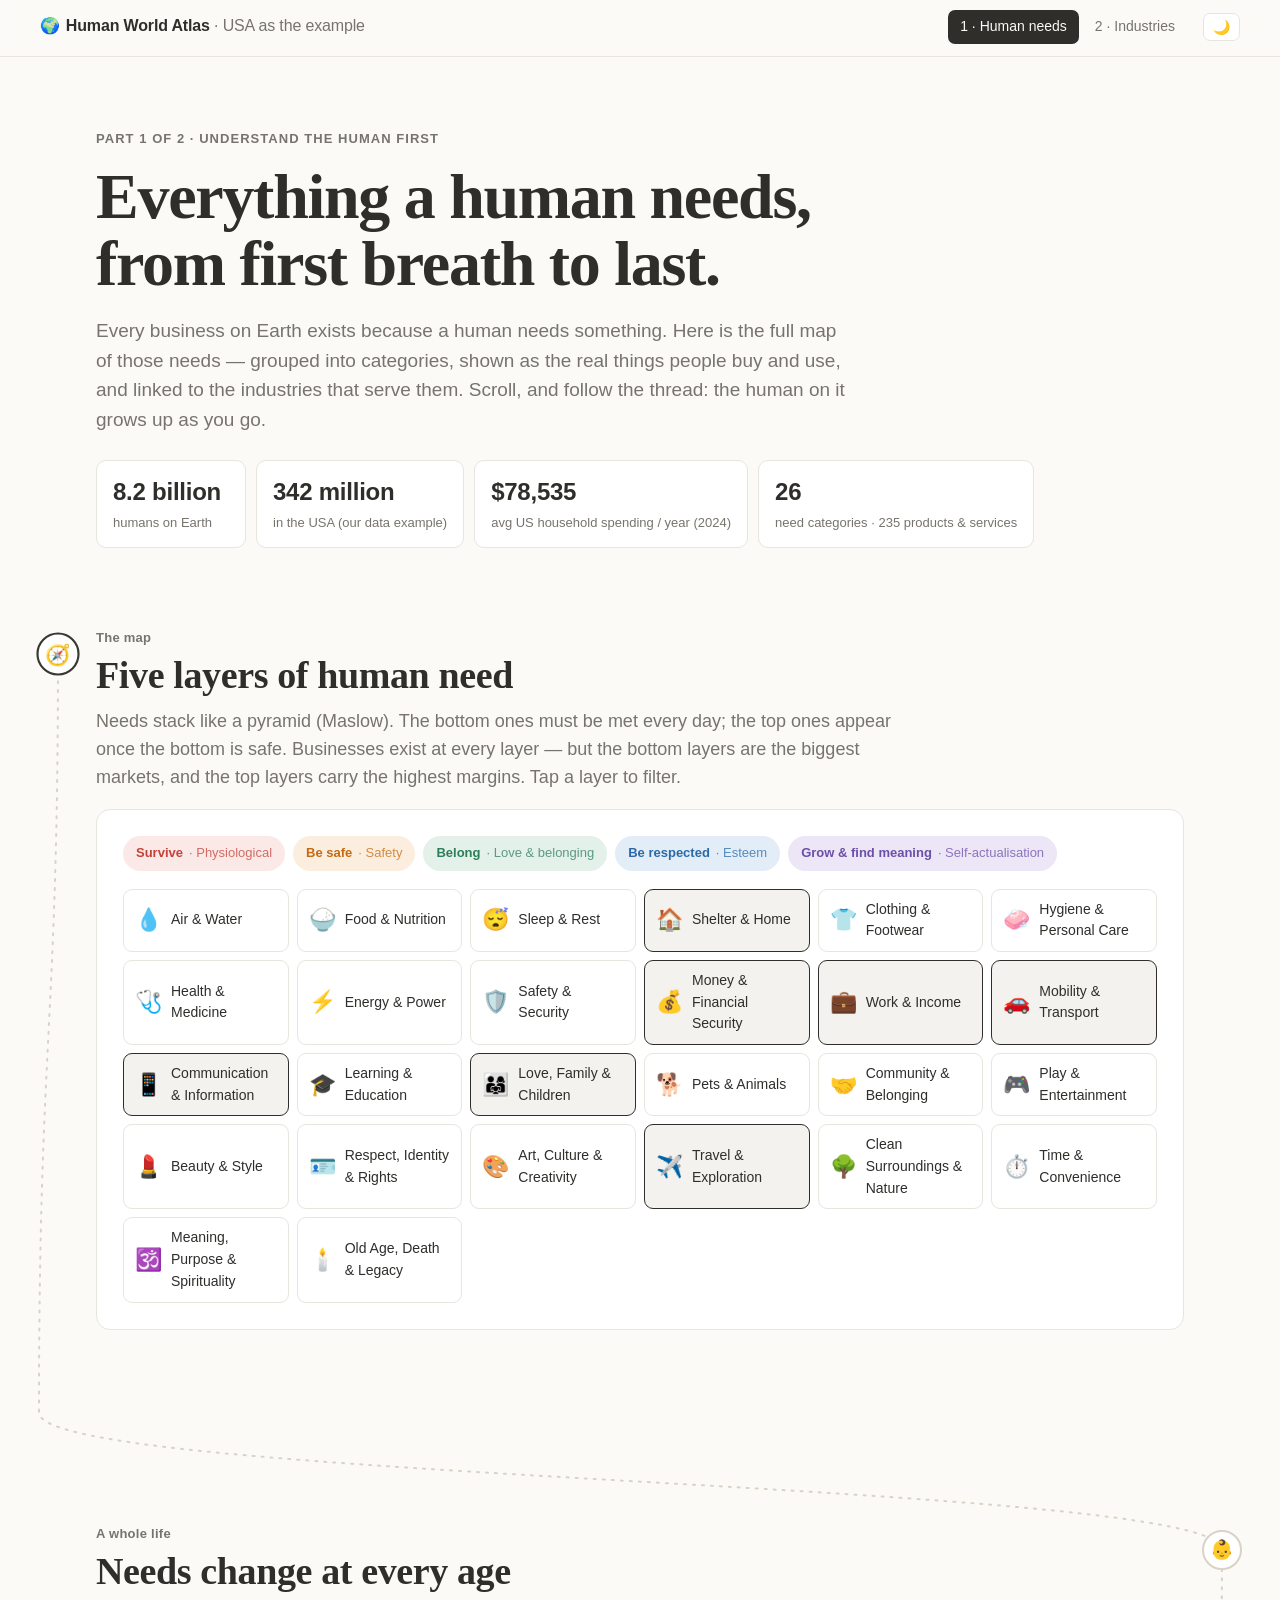
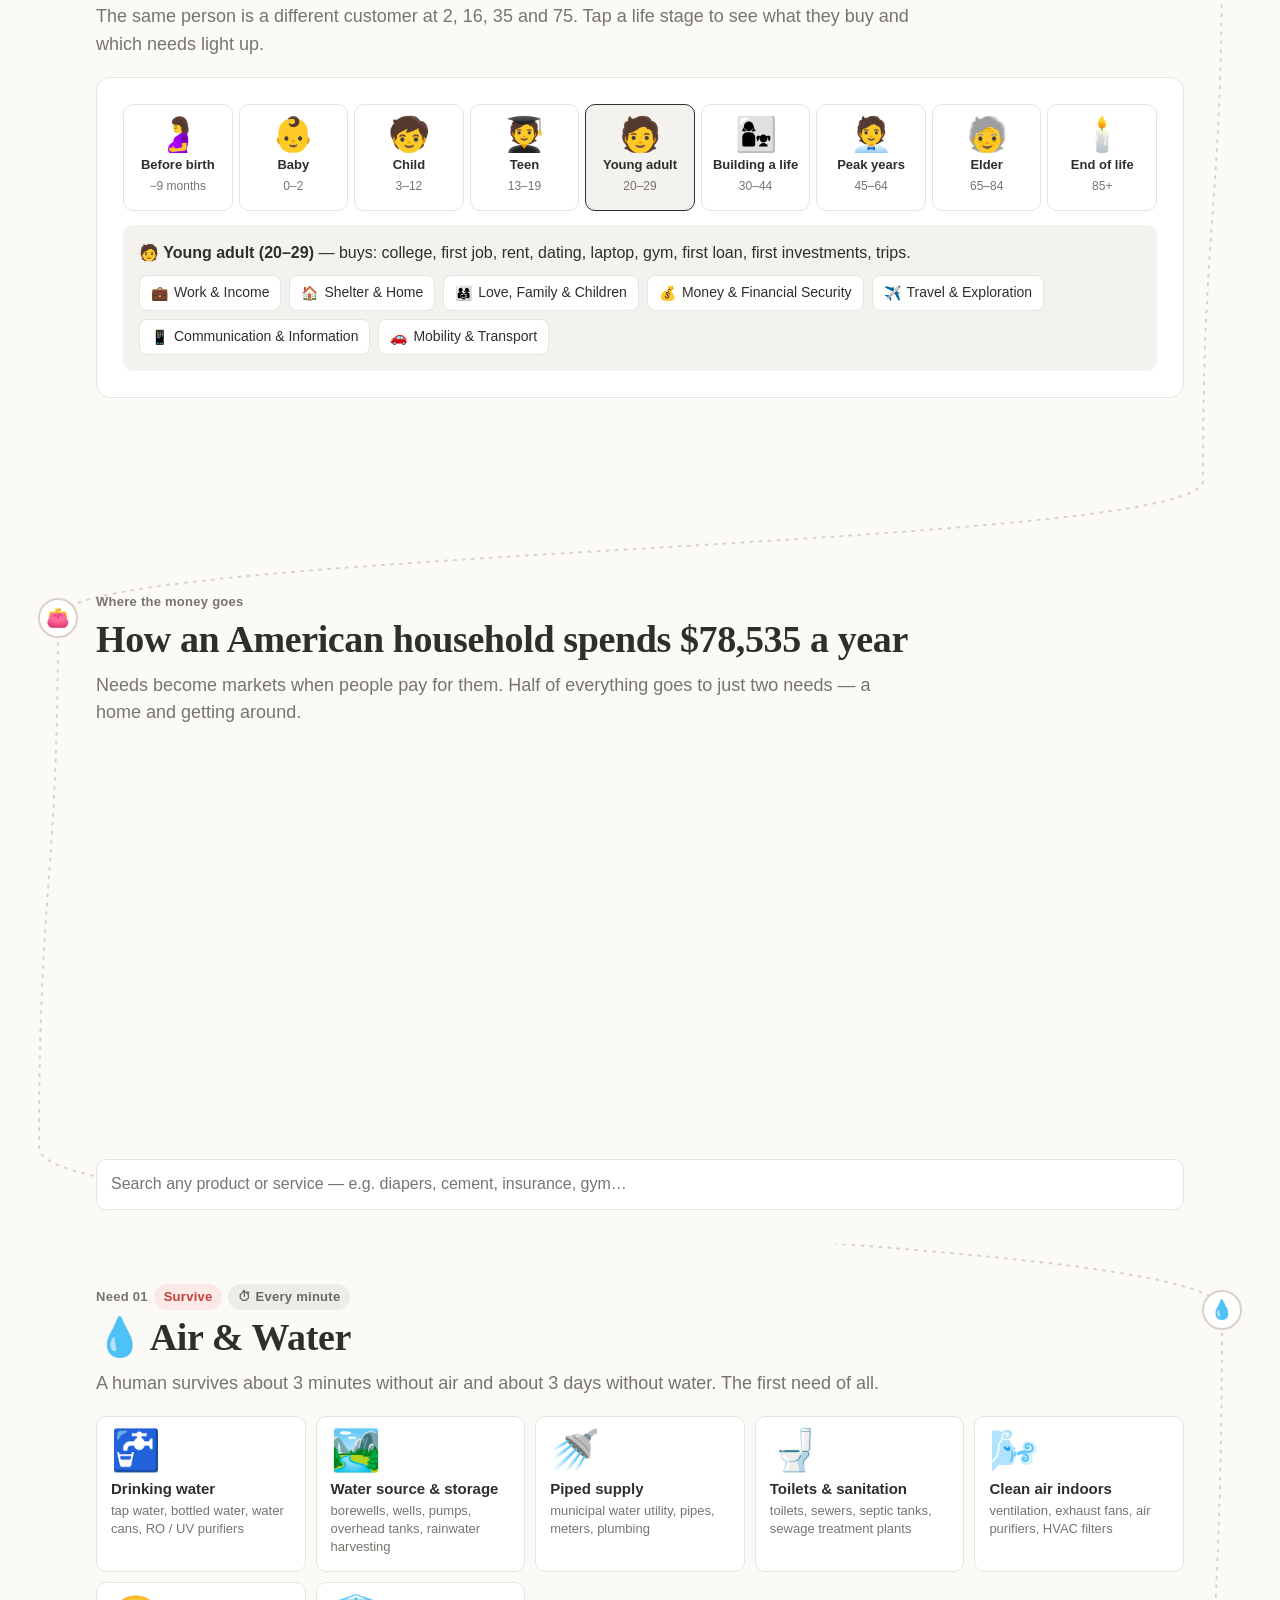
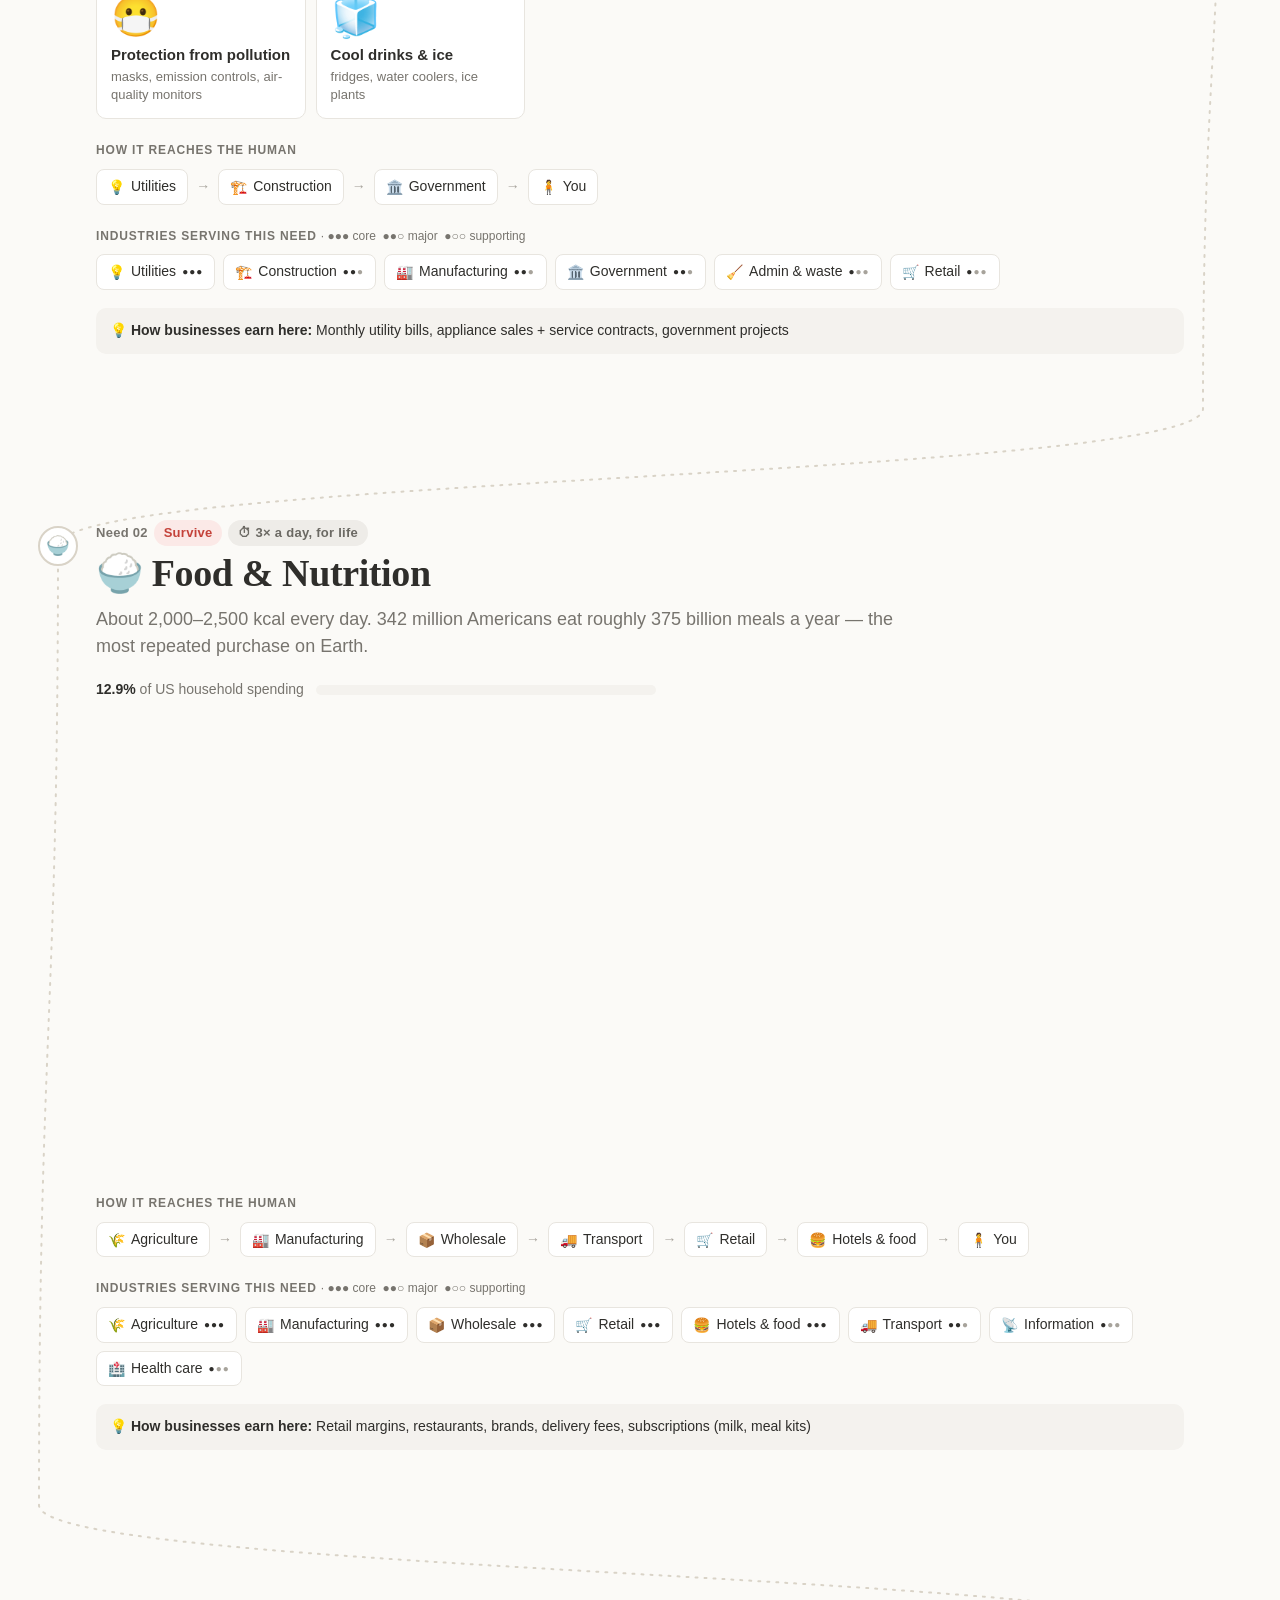
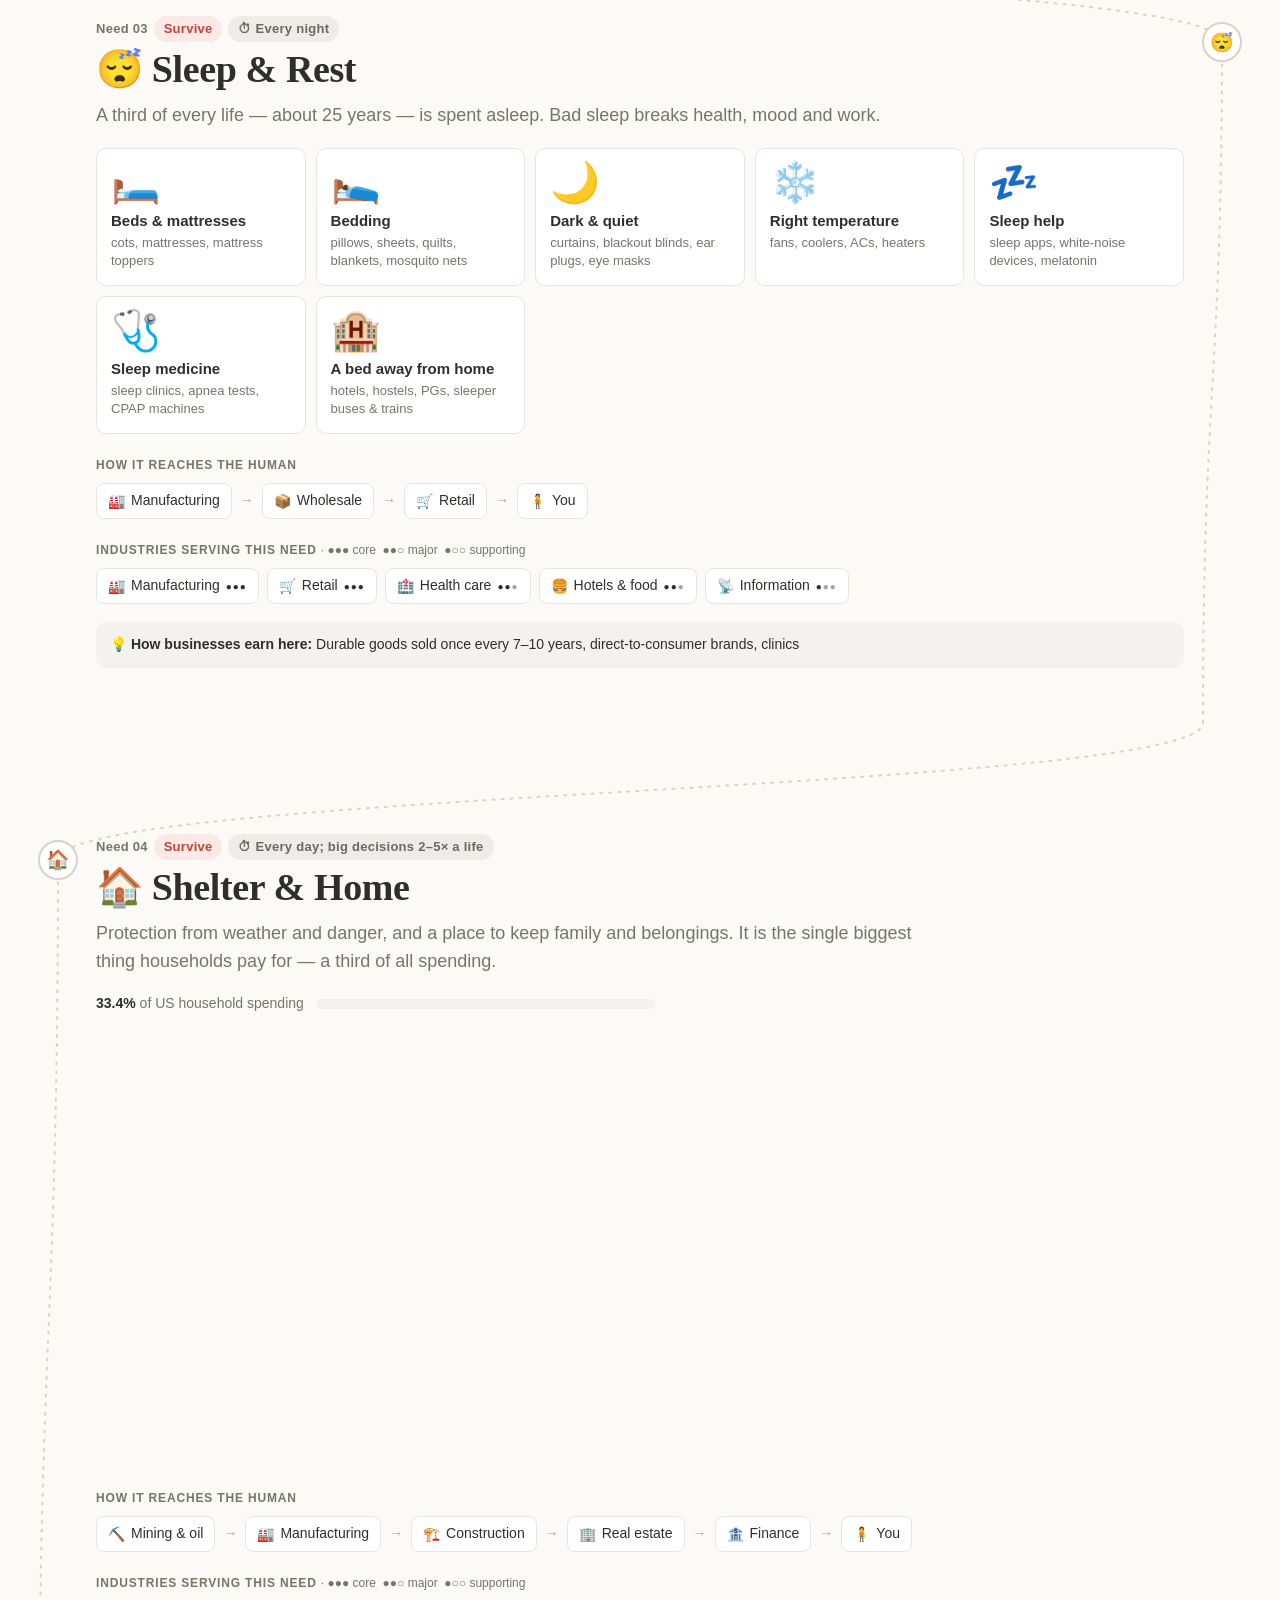
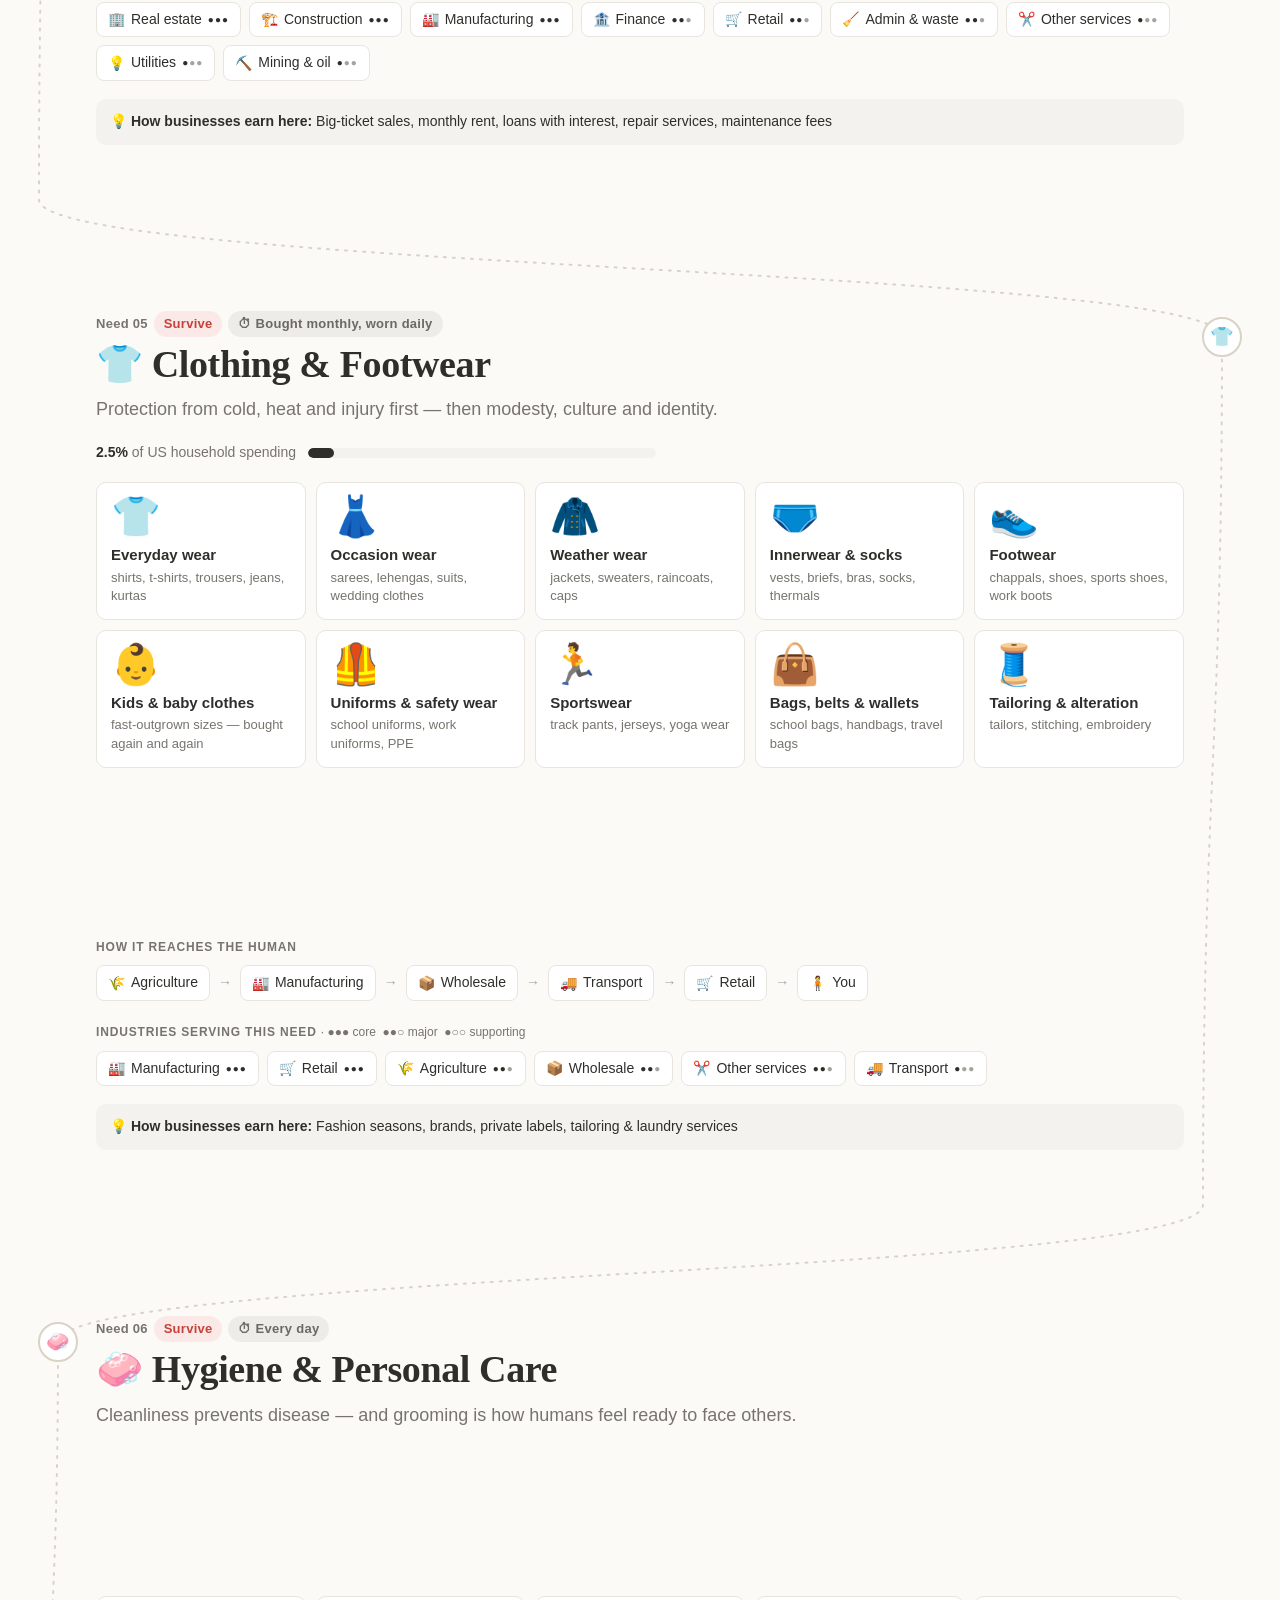
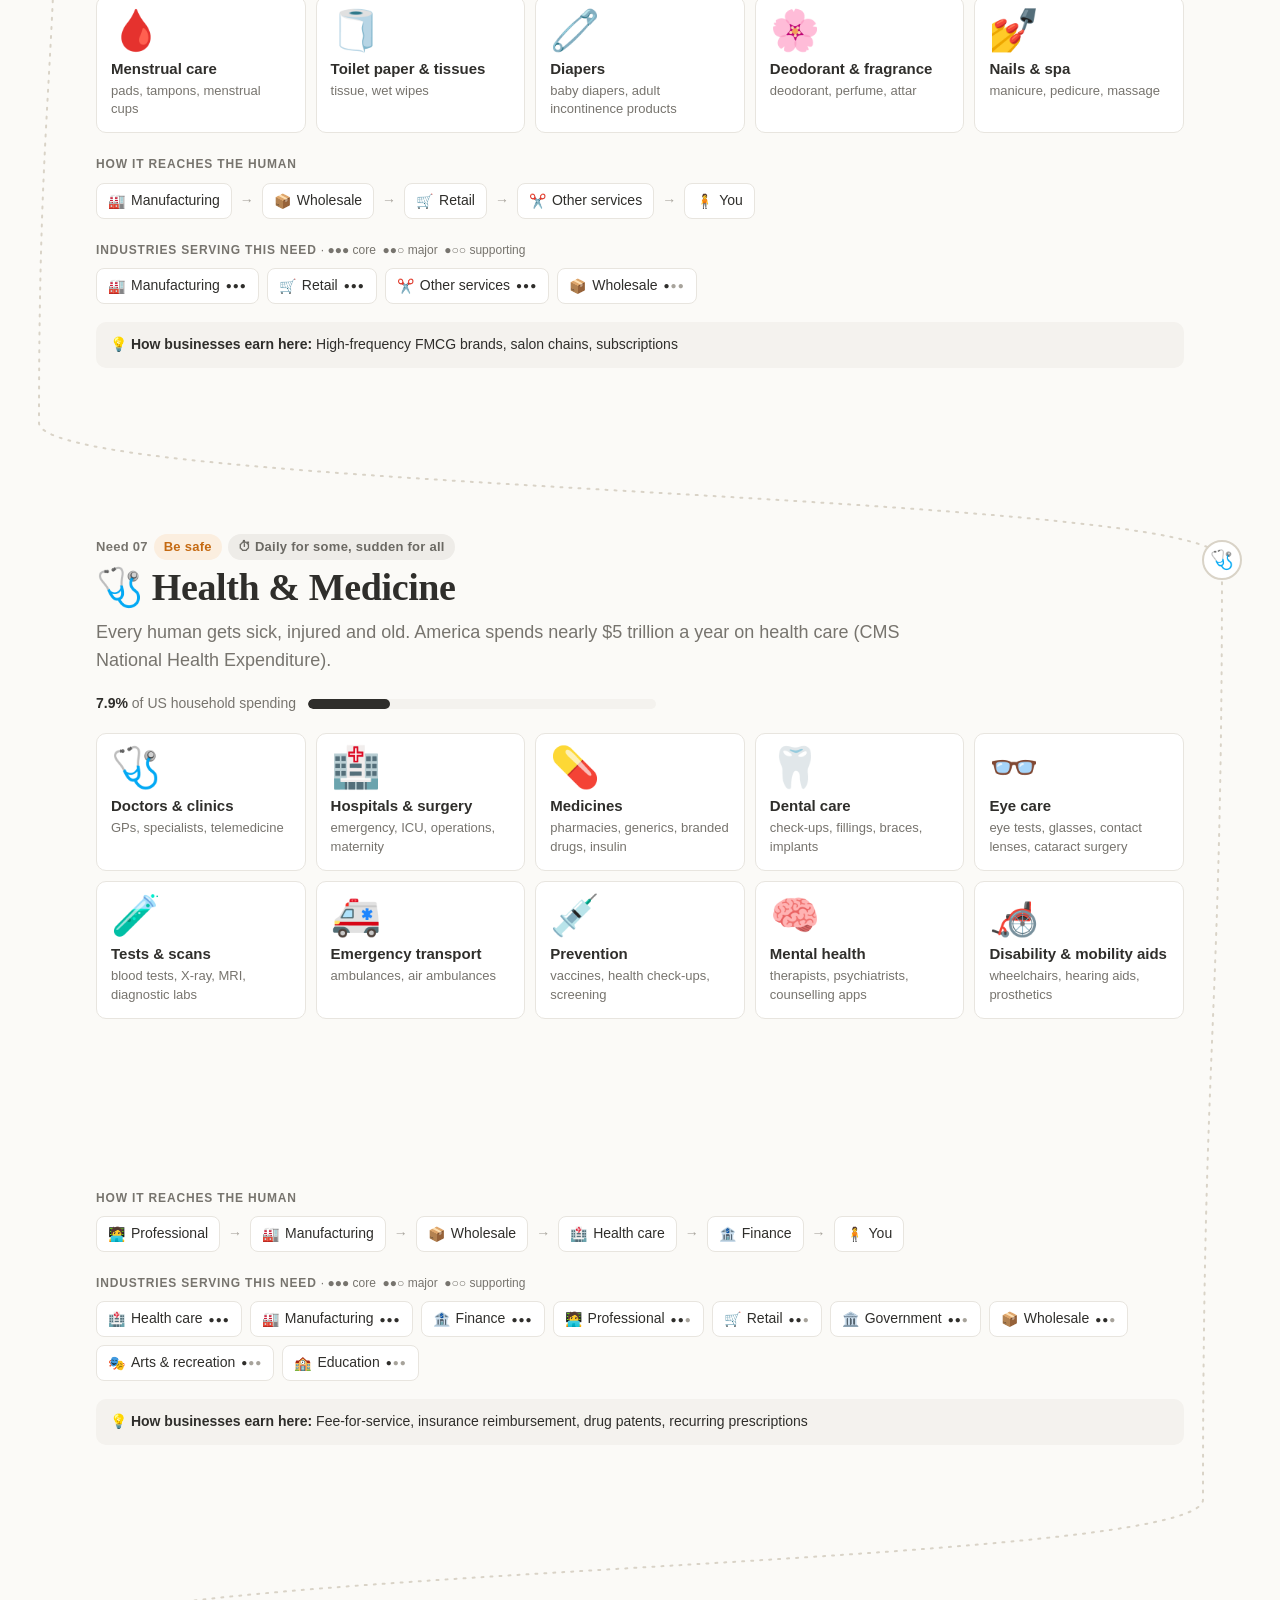
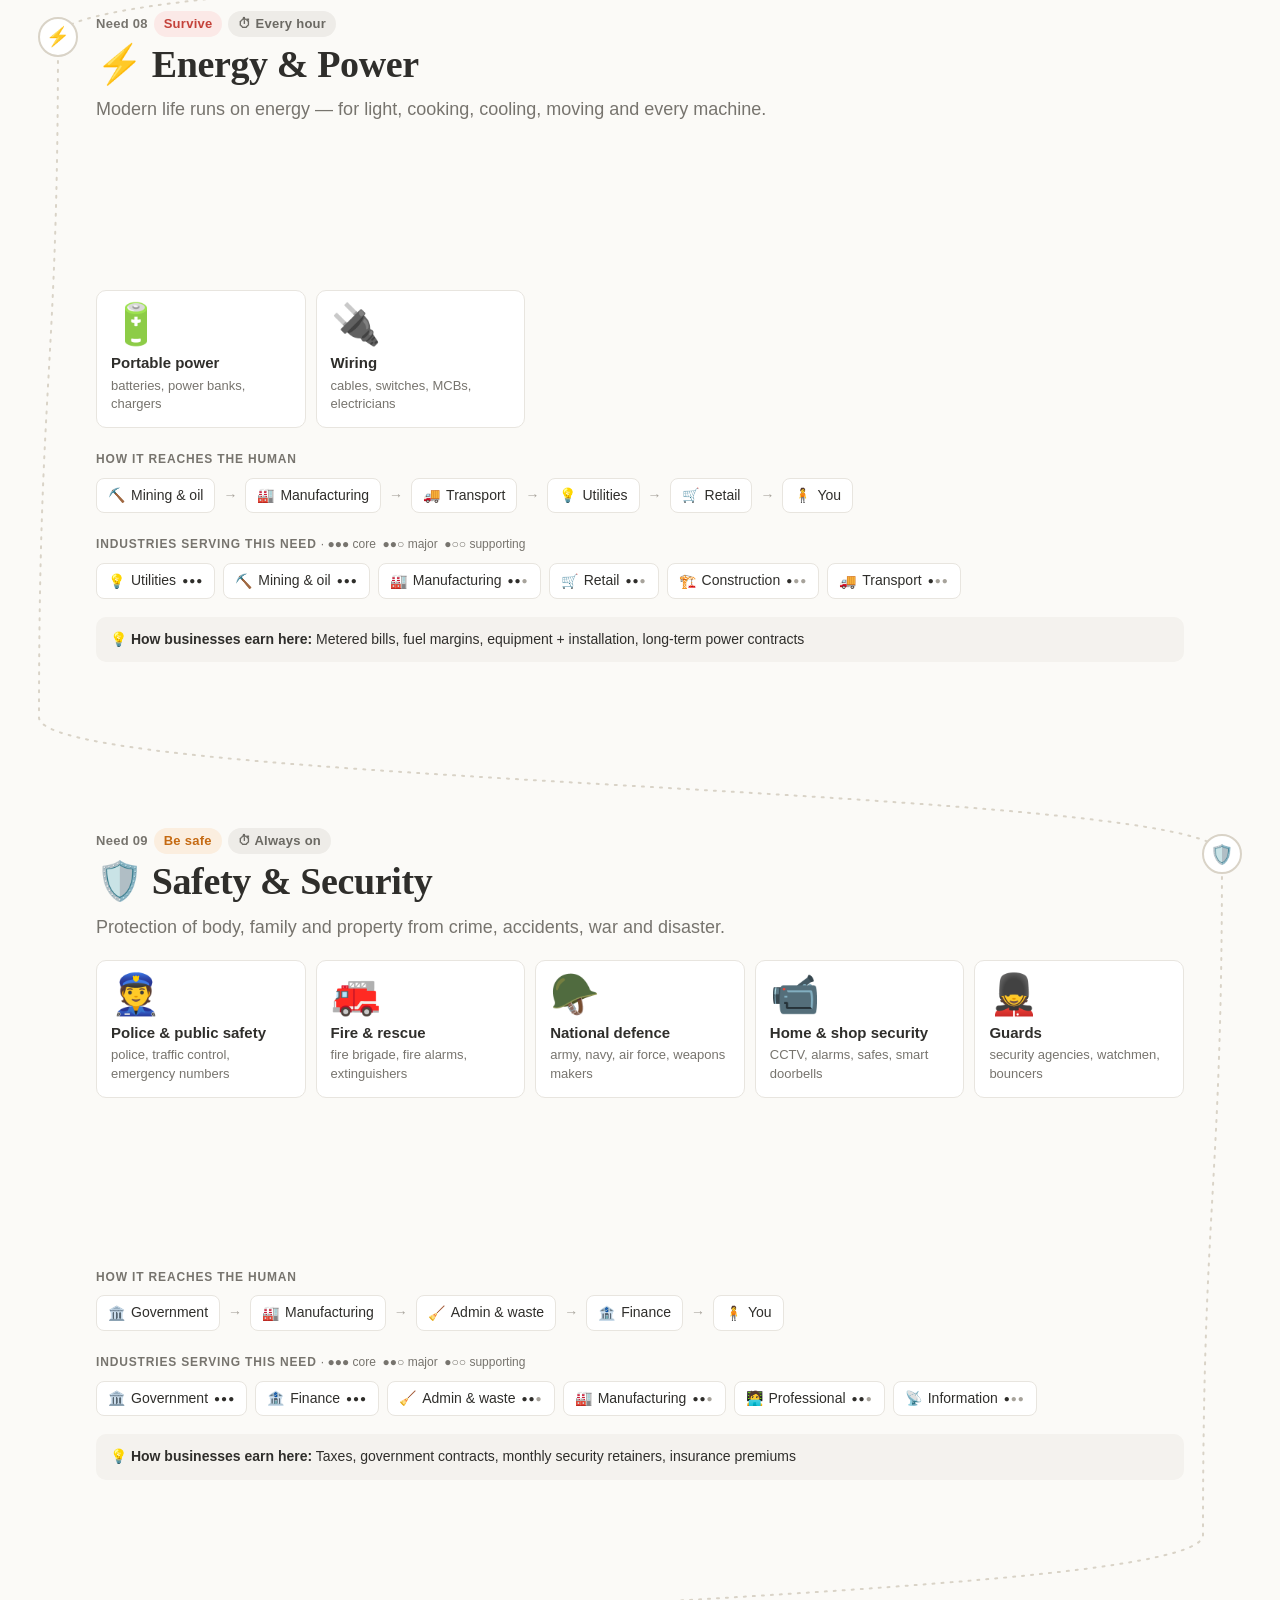
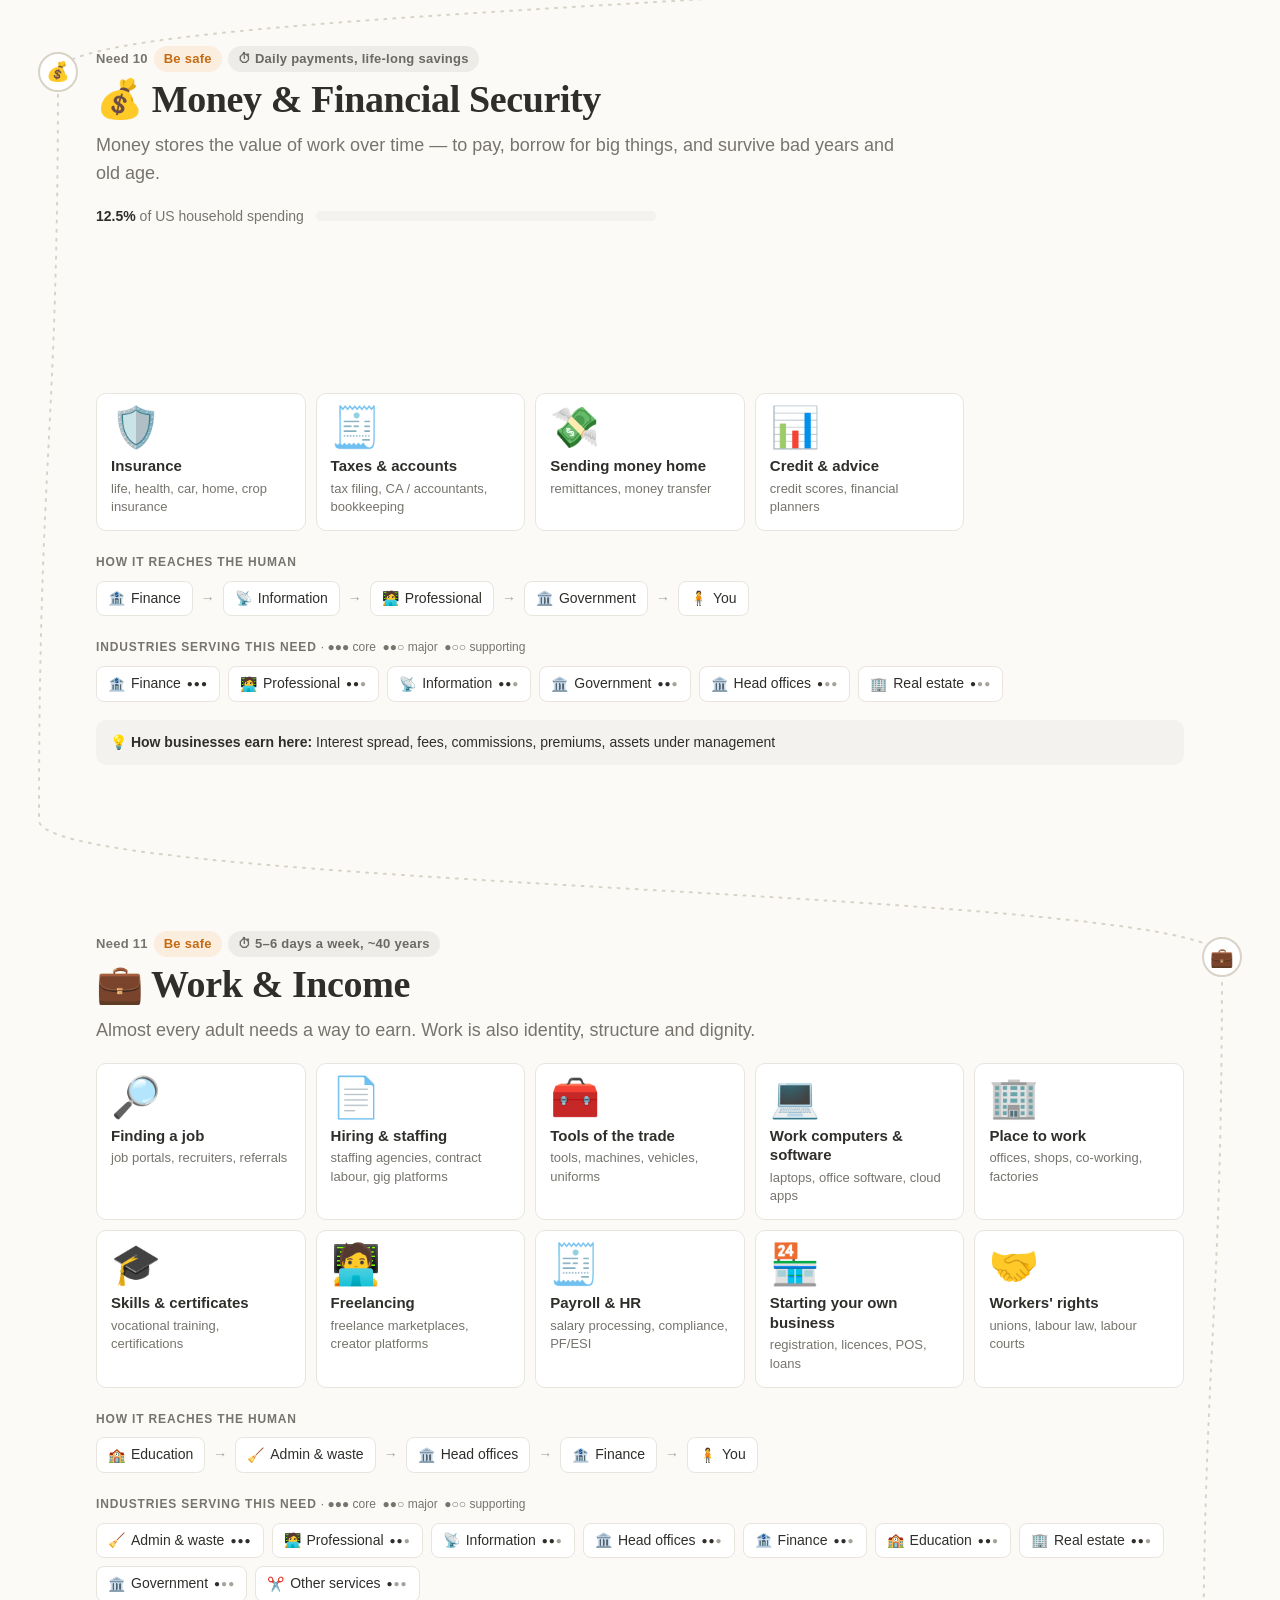
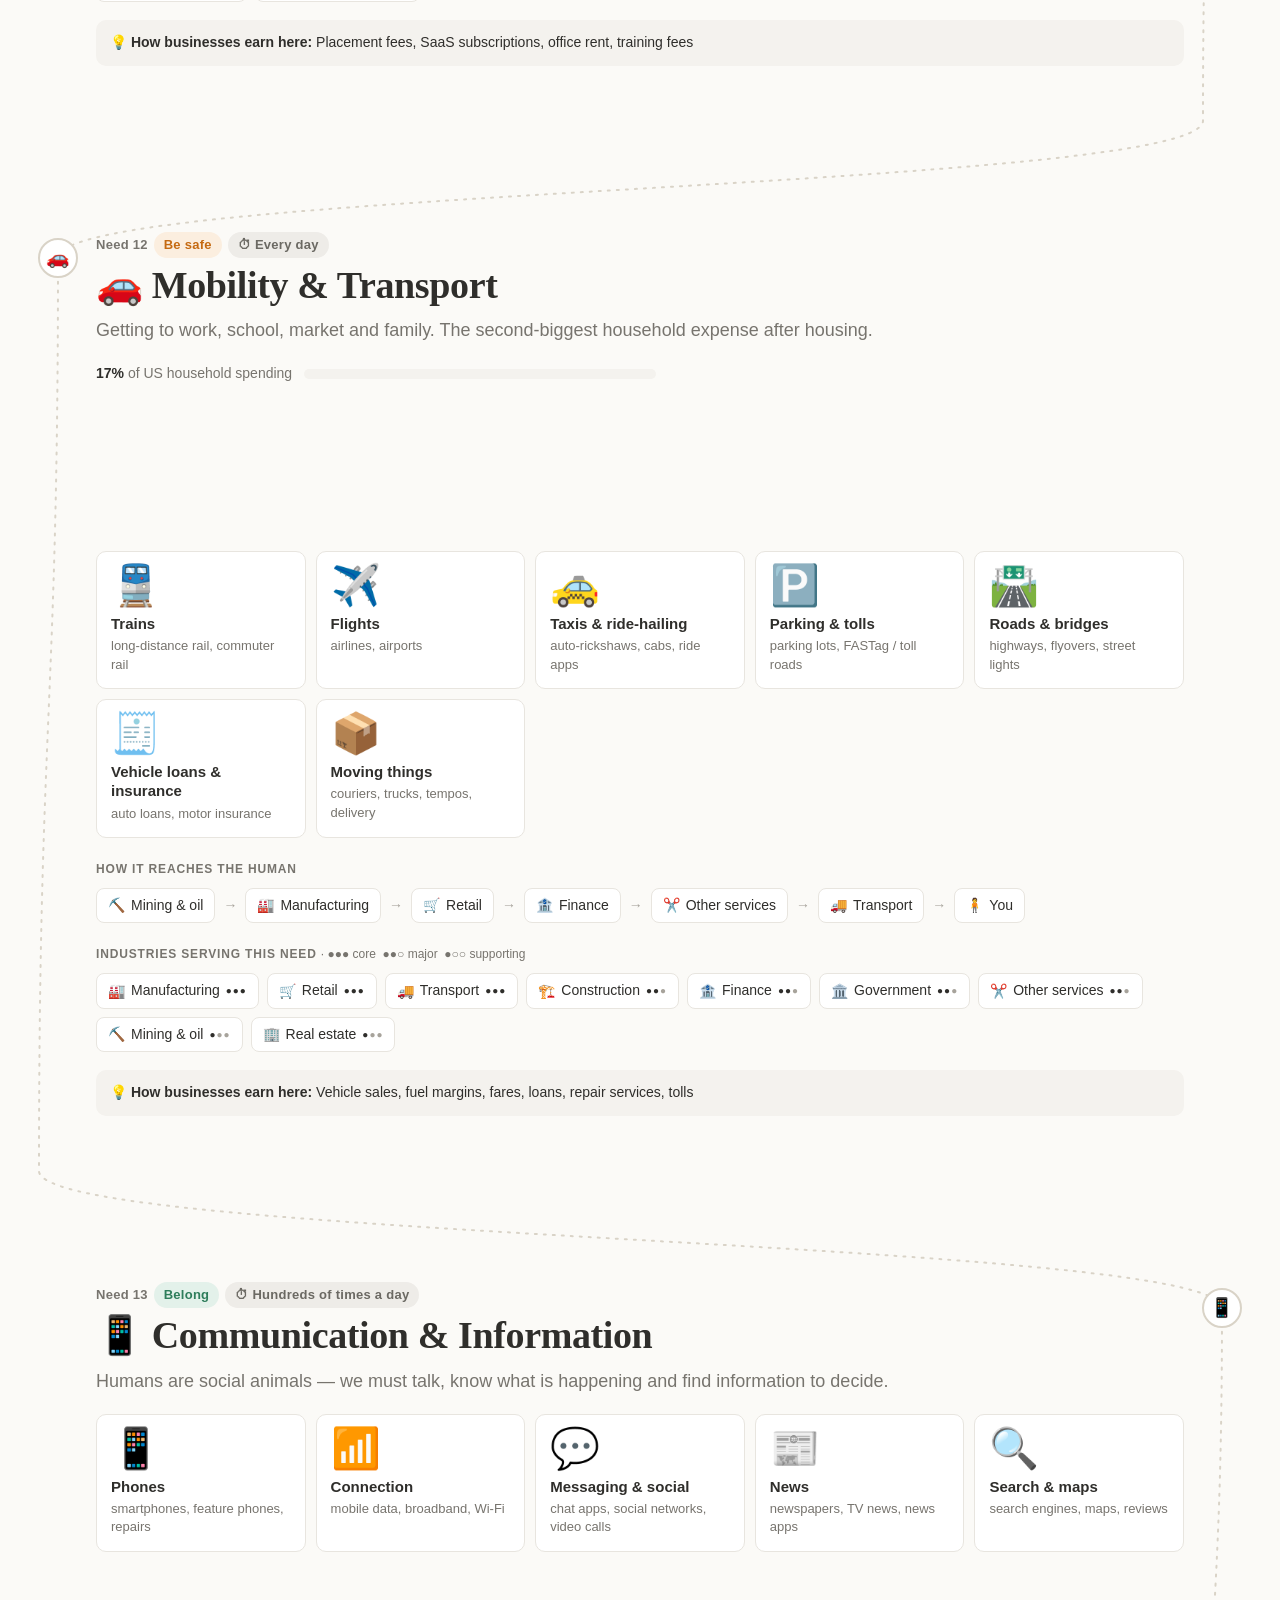
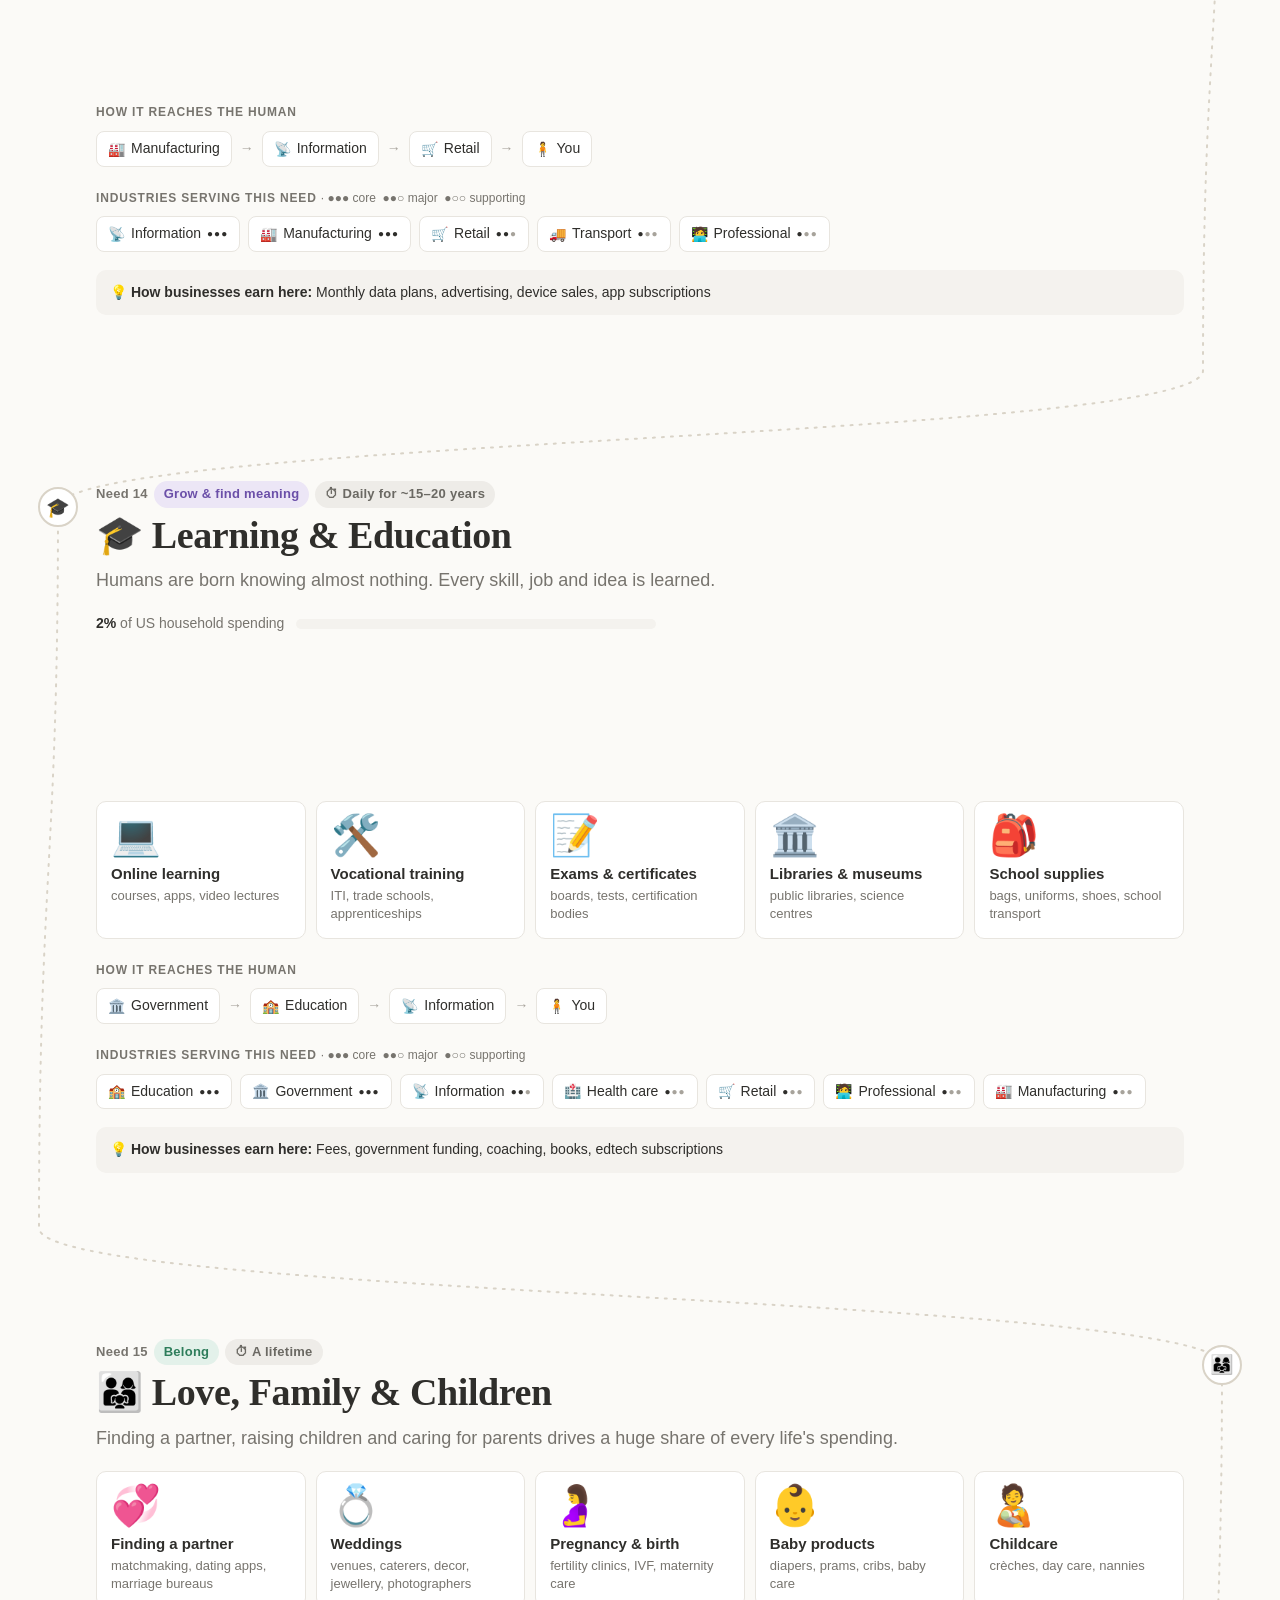
<file: index.html>
<!doctype html>
<html lang="en"><head><meta charset="utf-8"><title>Human World Atlas</title>
<meta http-equiv="refresh" content="0; url=human-needs.html">
<script>location.replace("human-needs.html" + location.hash)</script></head>
<body><a href="human-needs.html">Open the Human World Atlas</a></body></html>
</file>
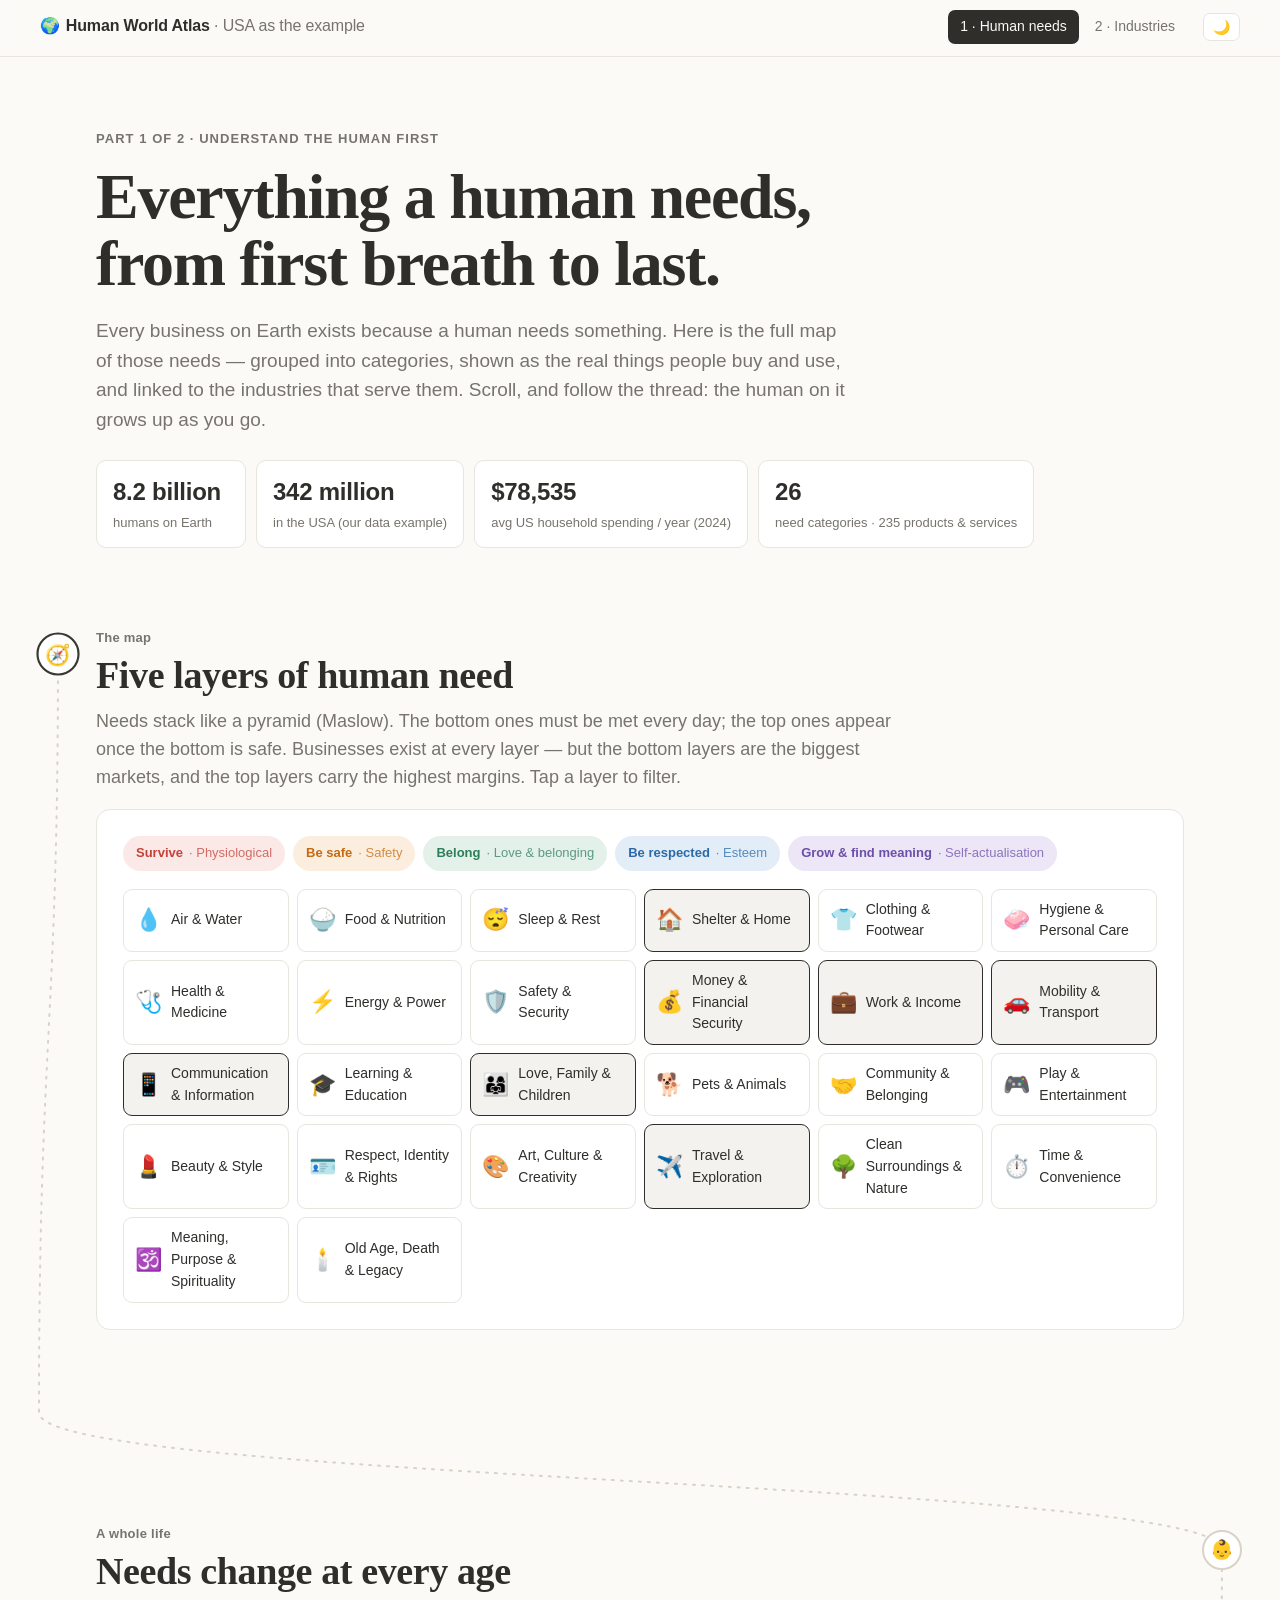
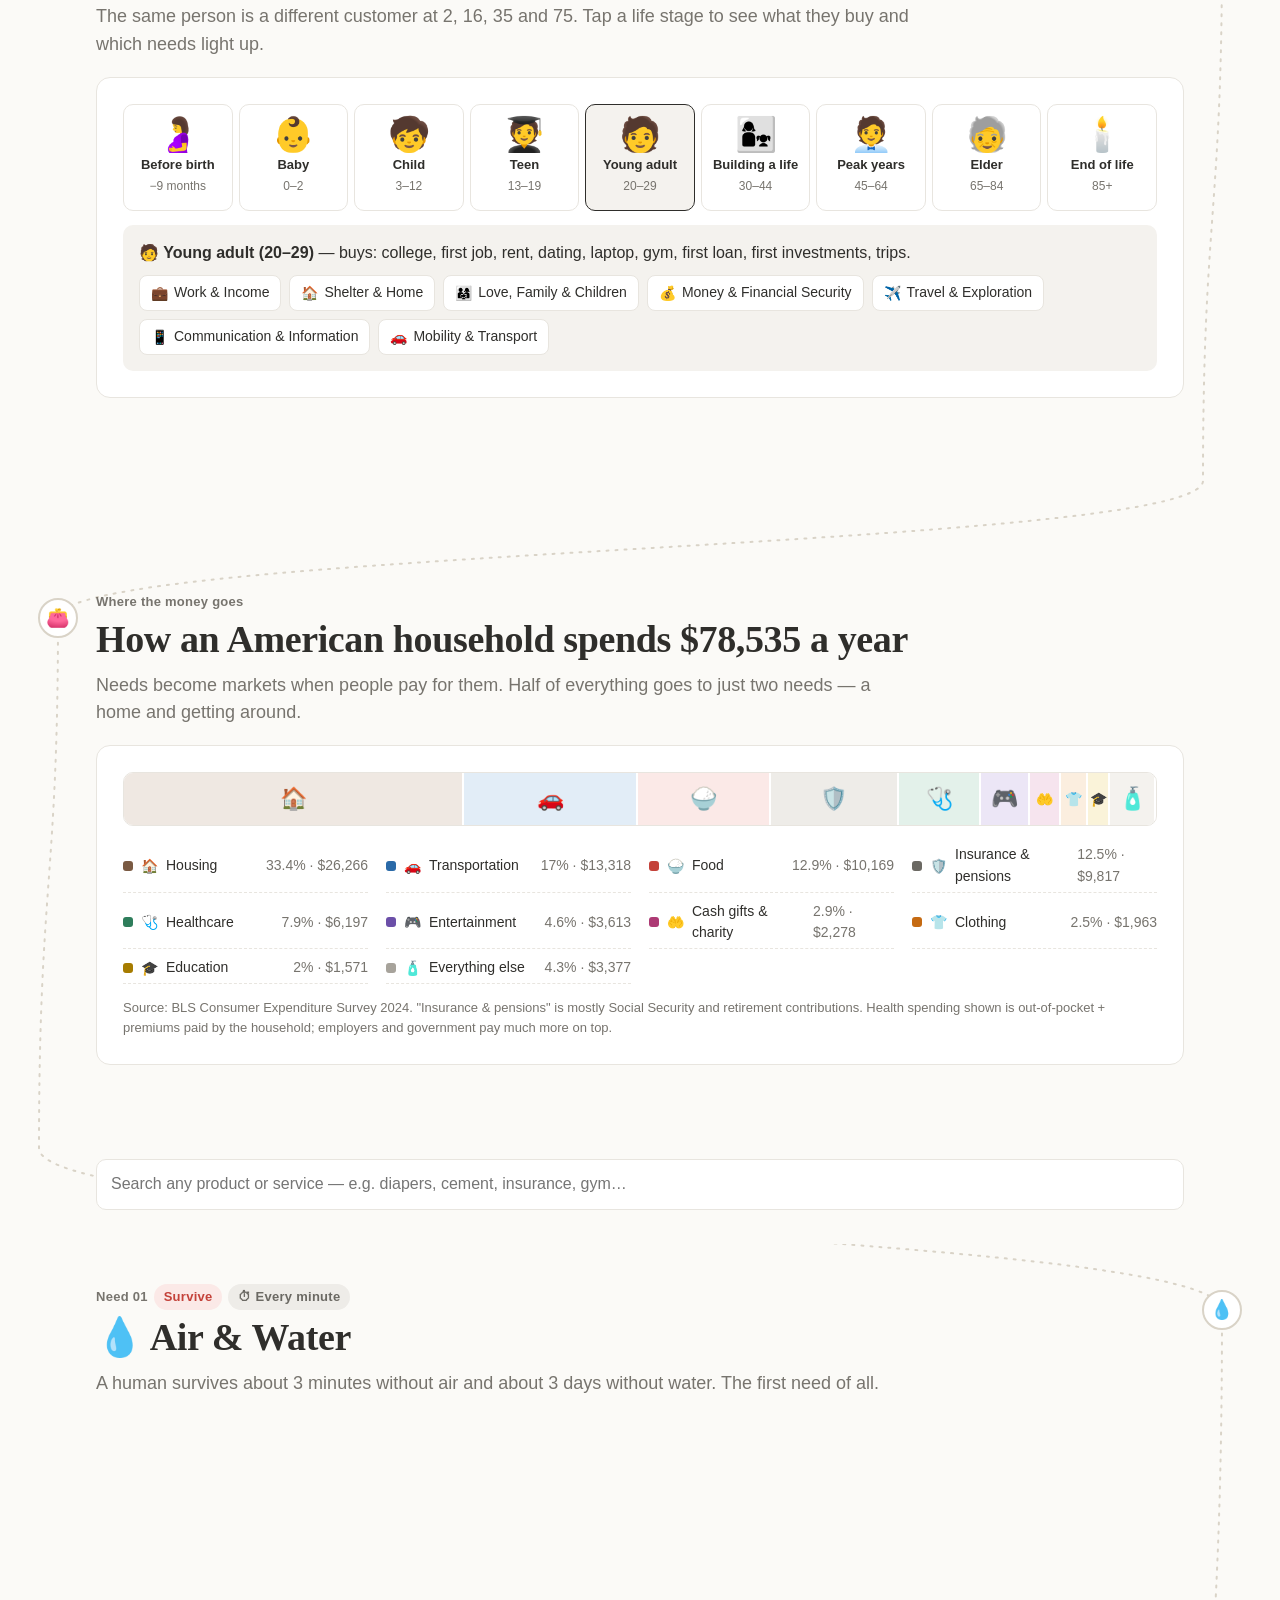
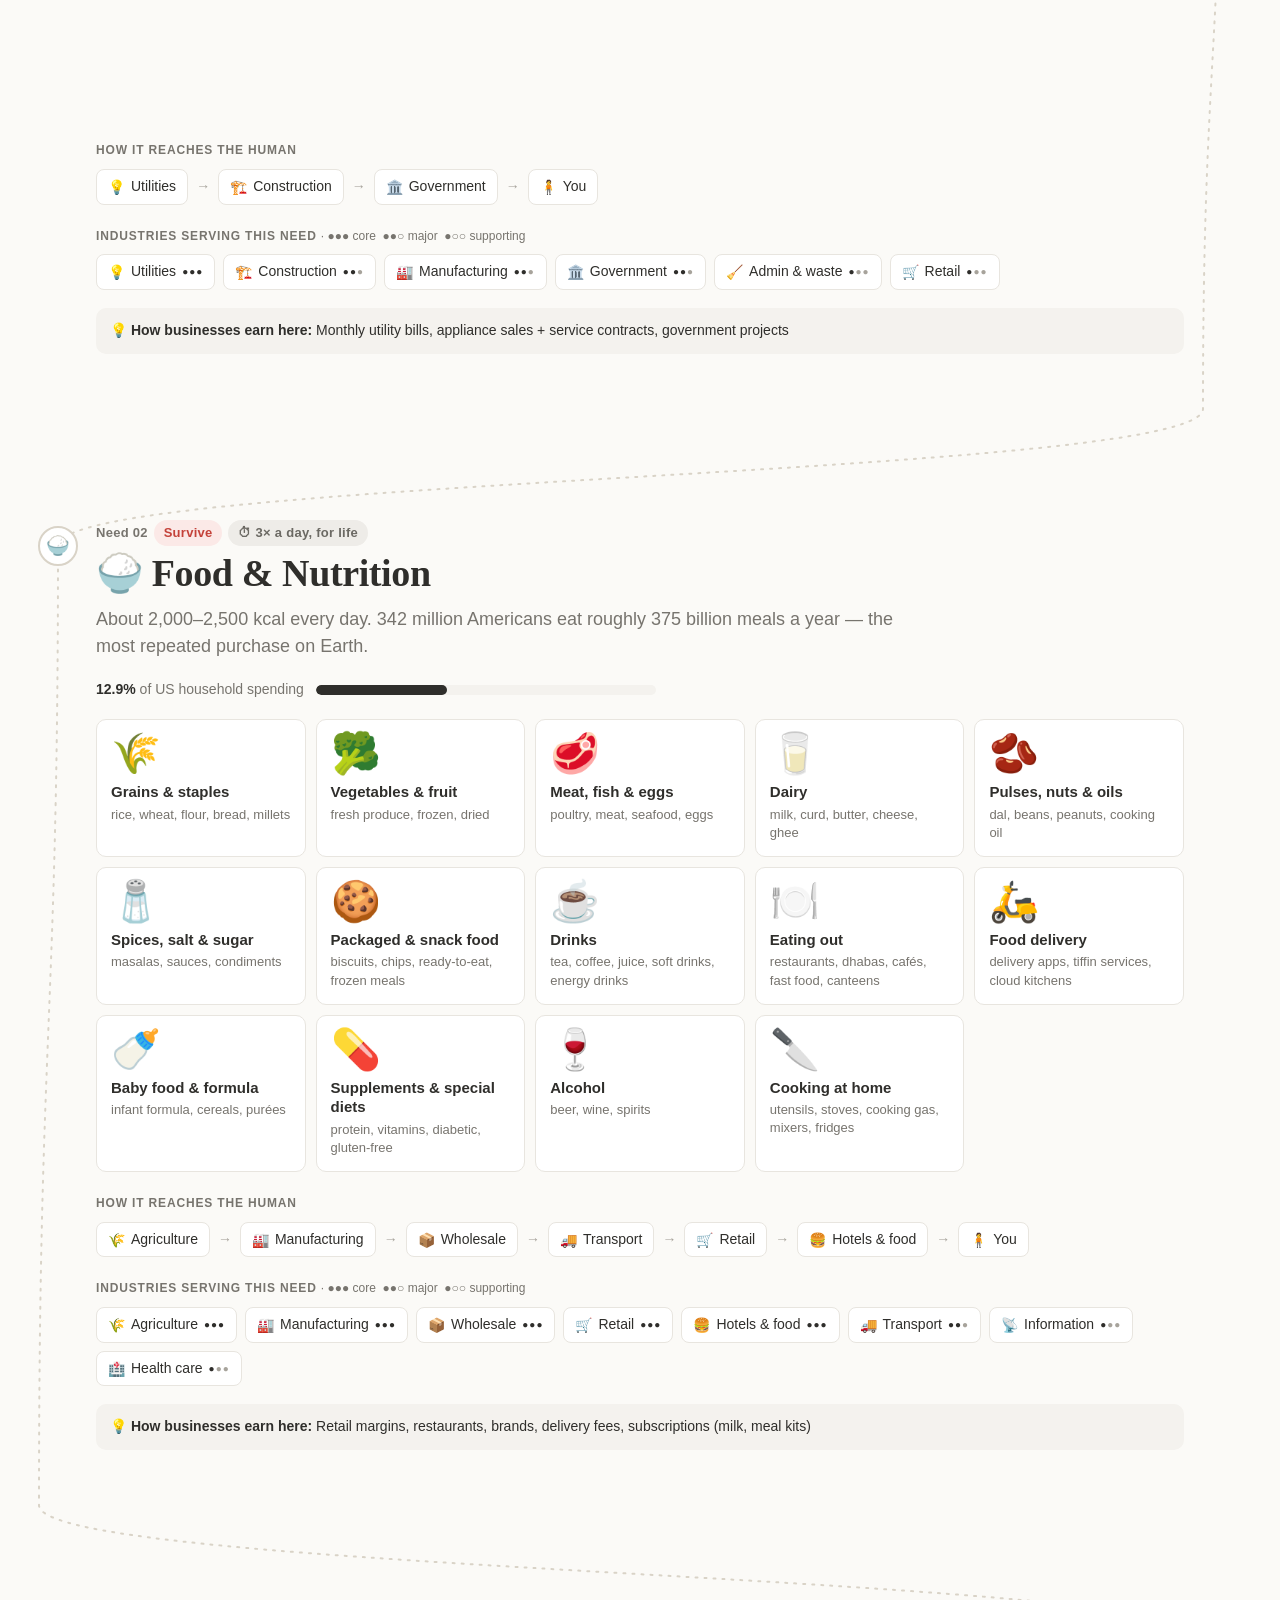
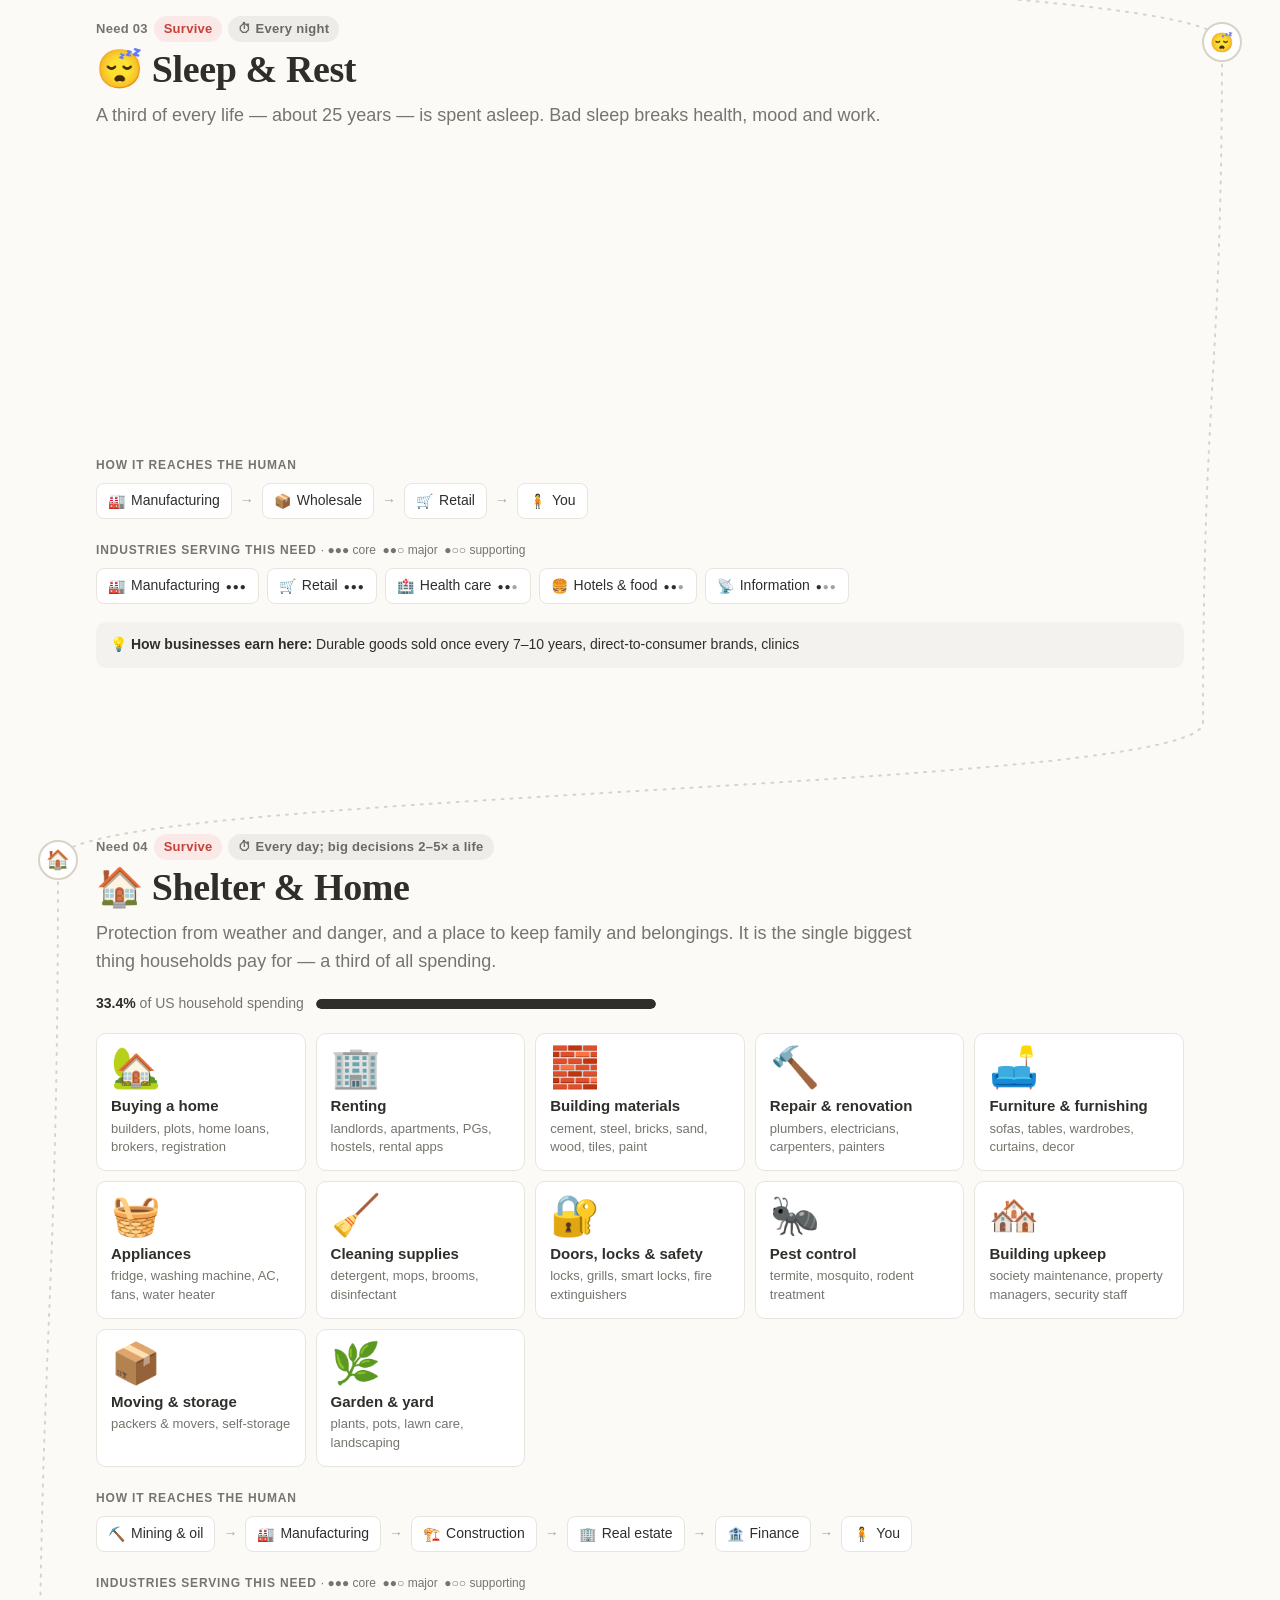
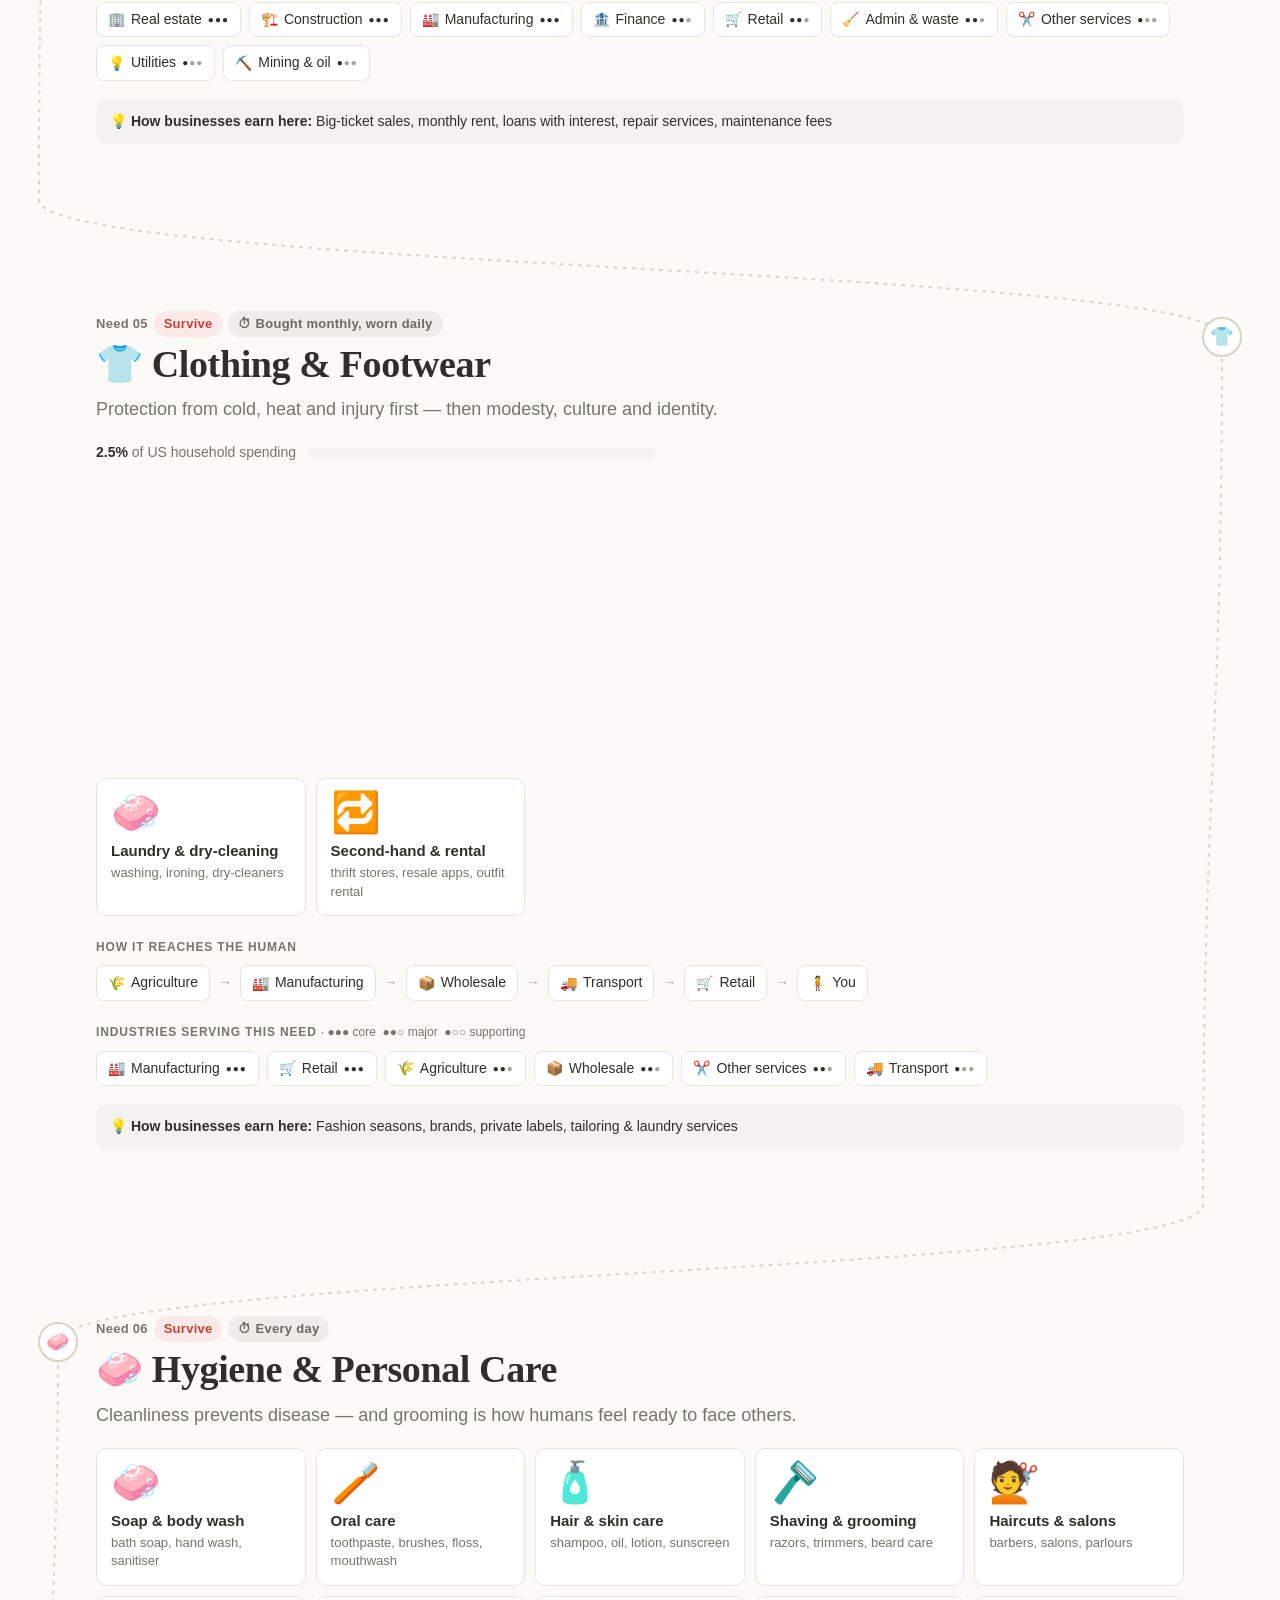
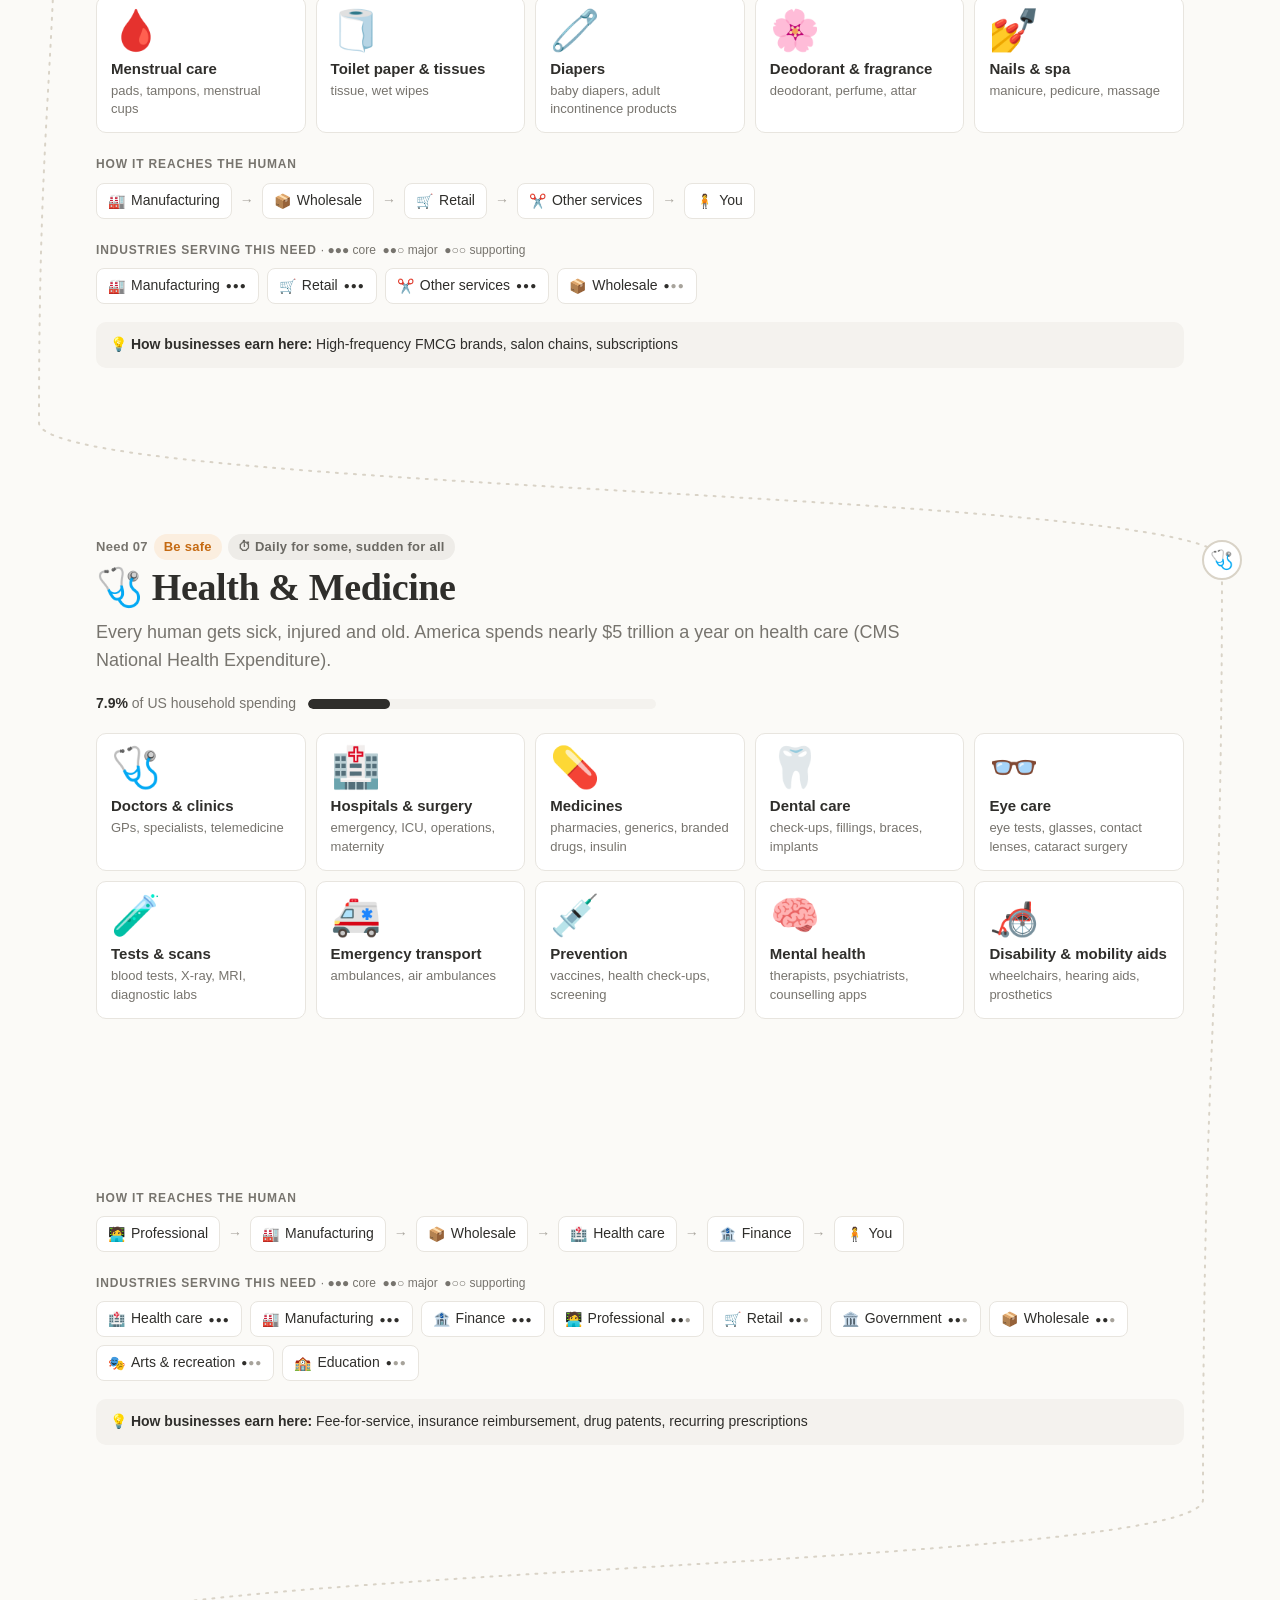
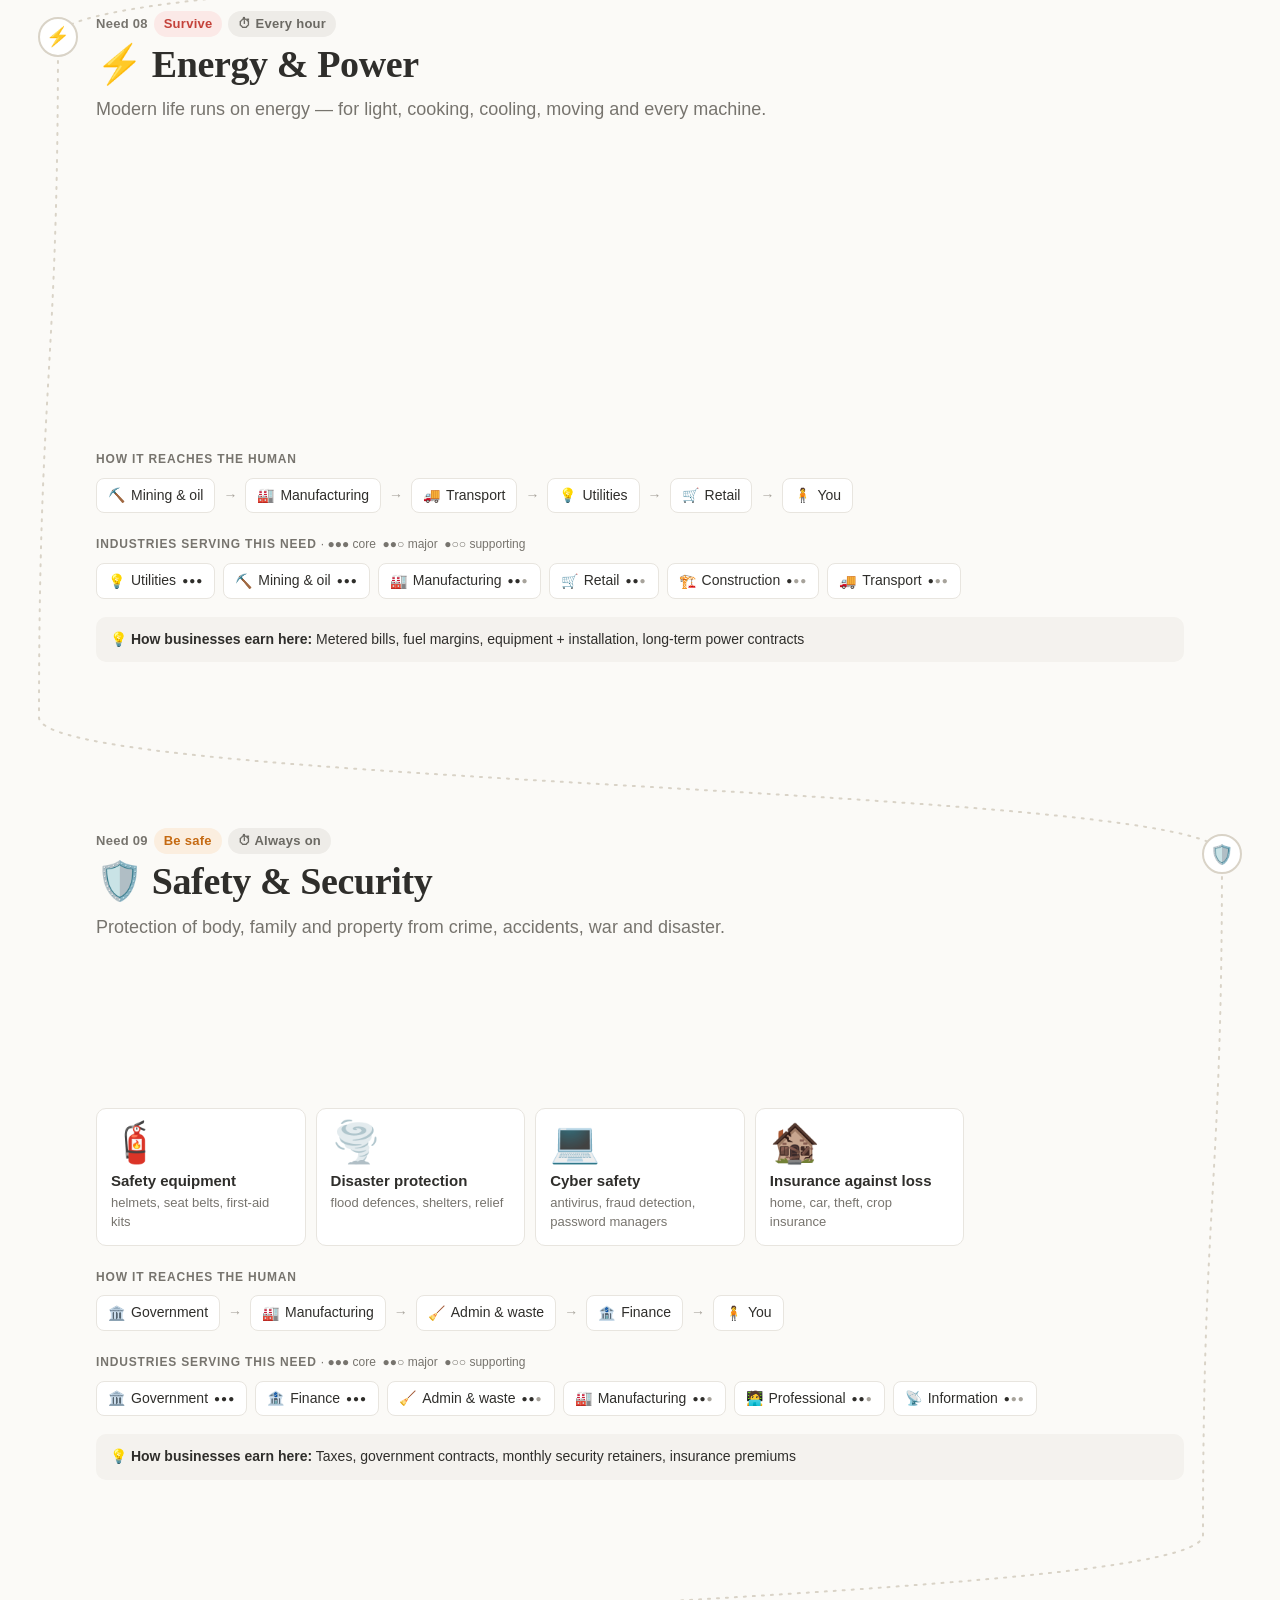
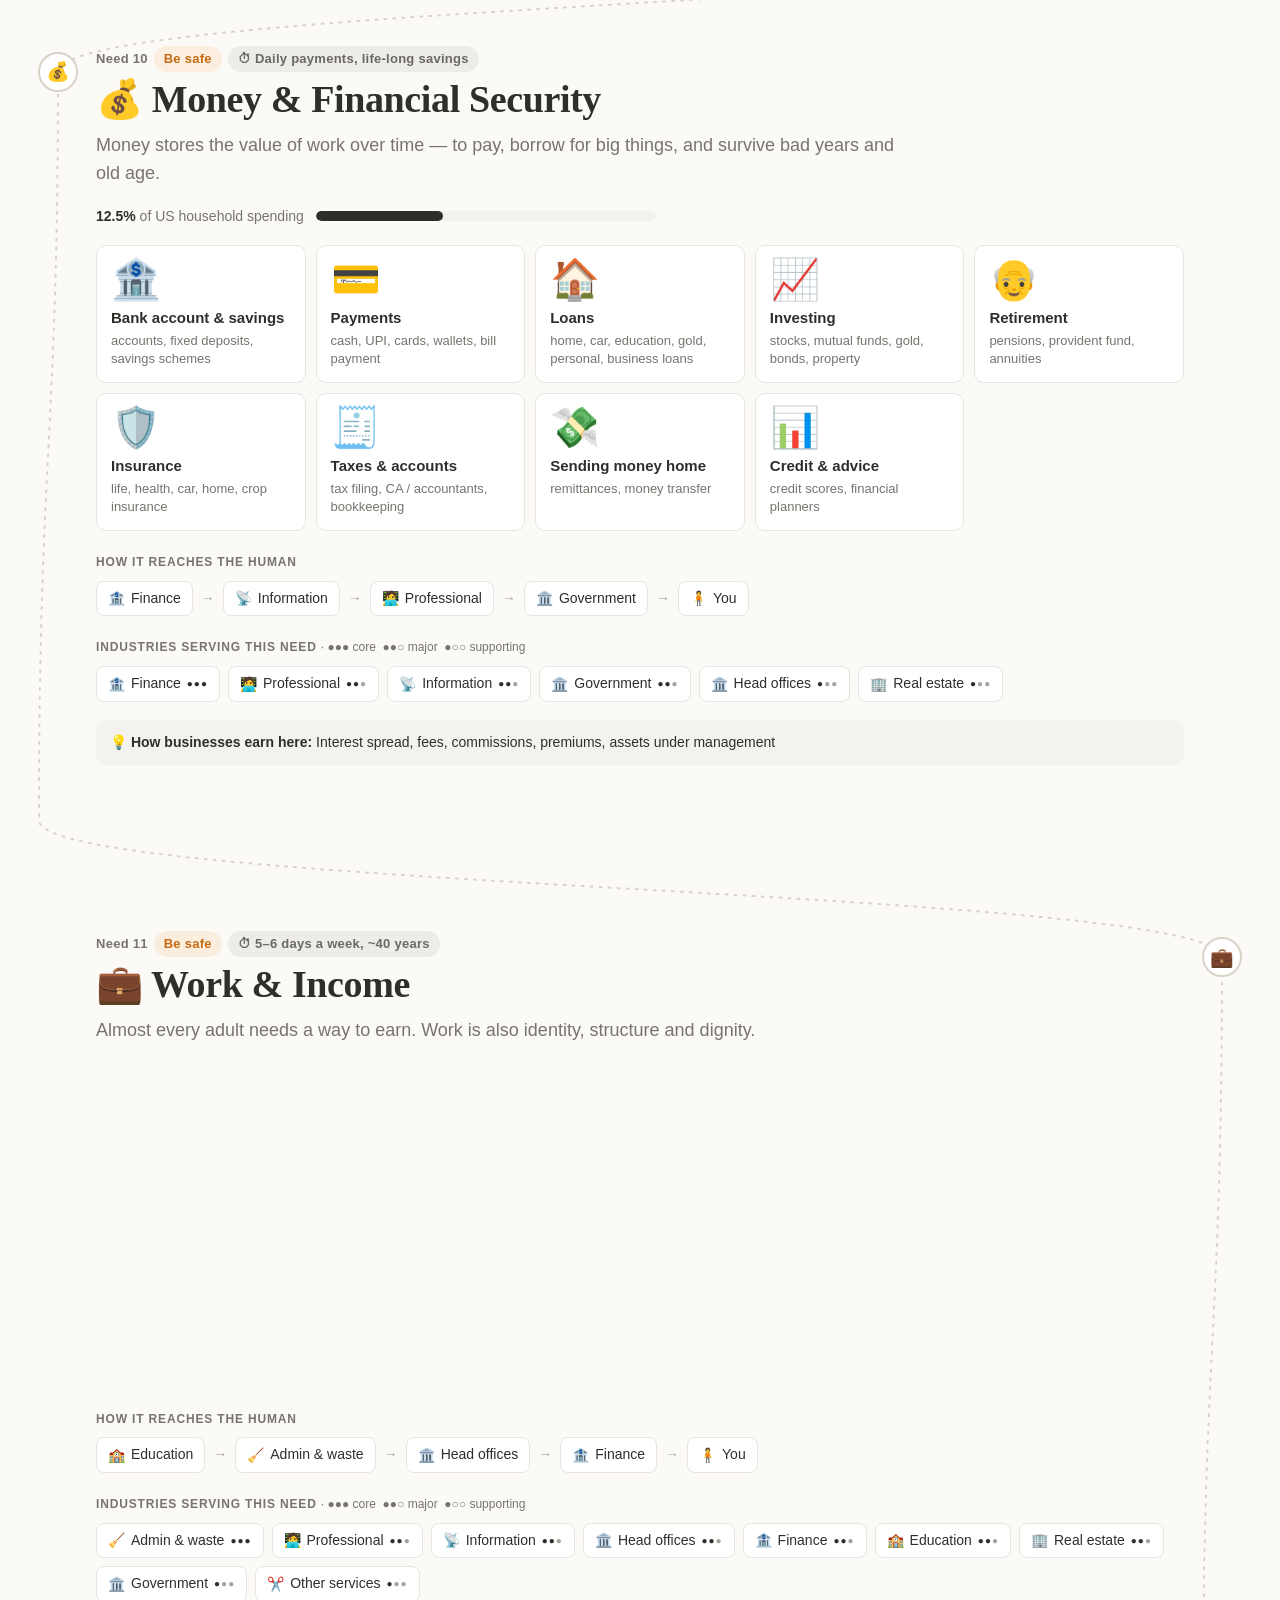
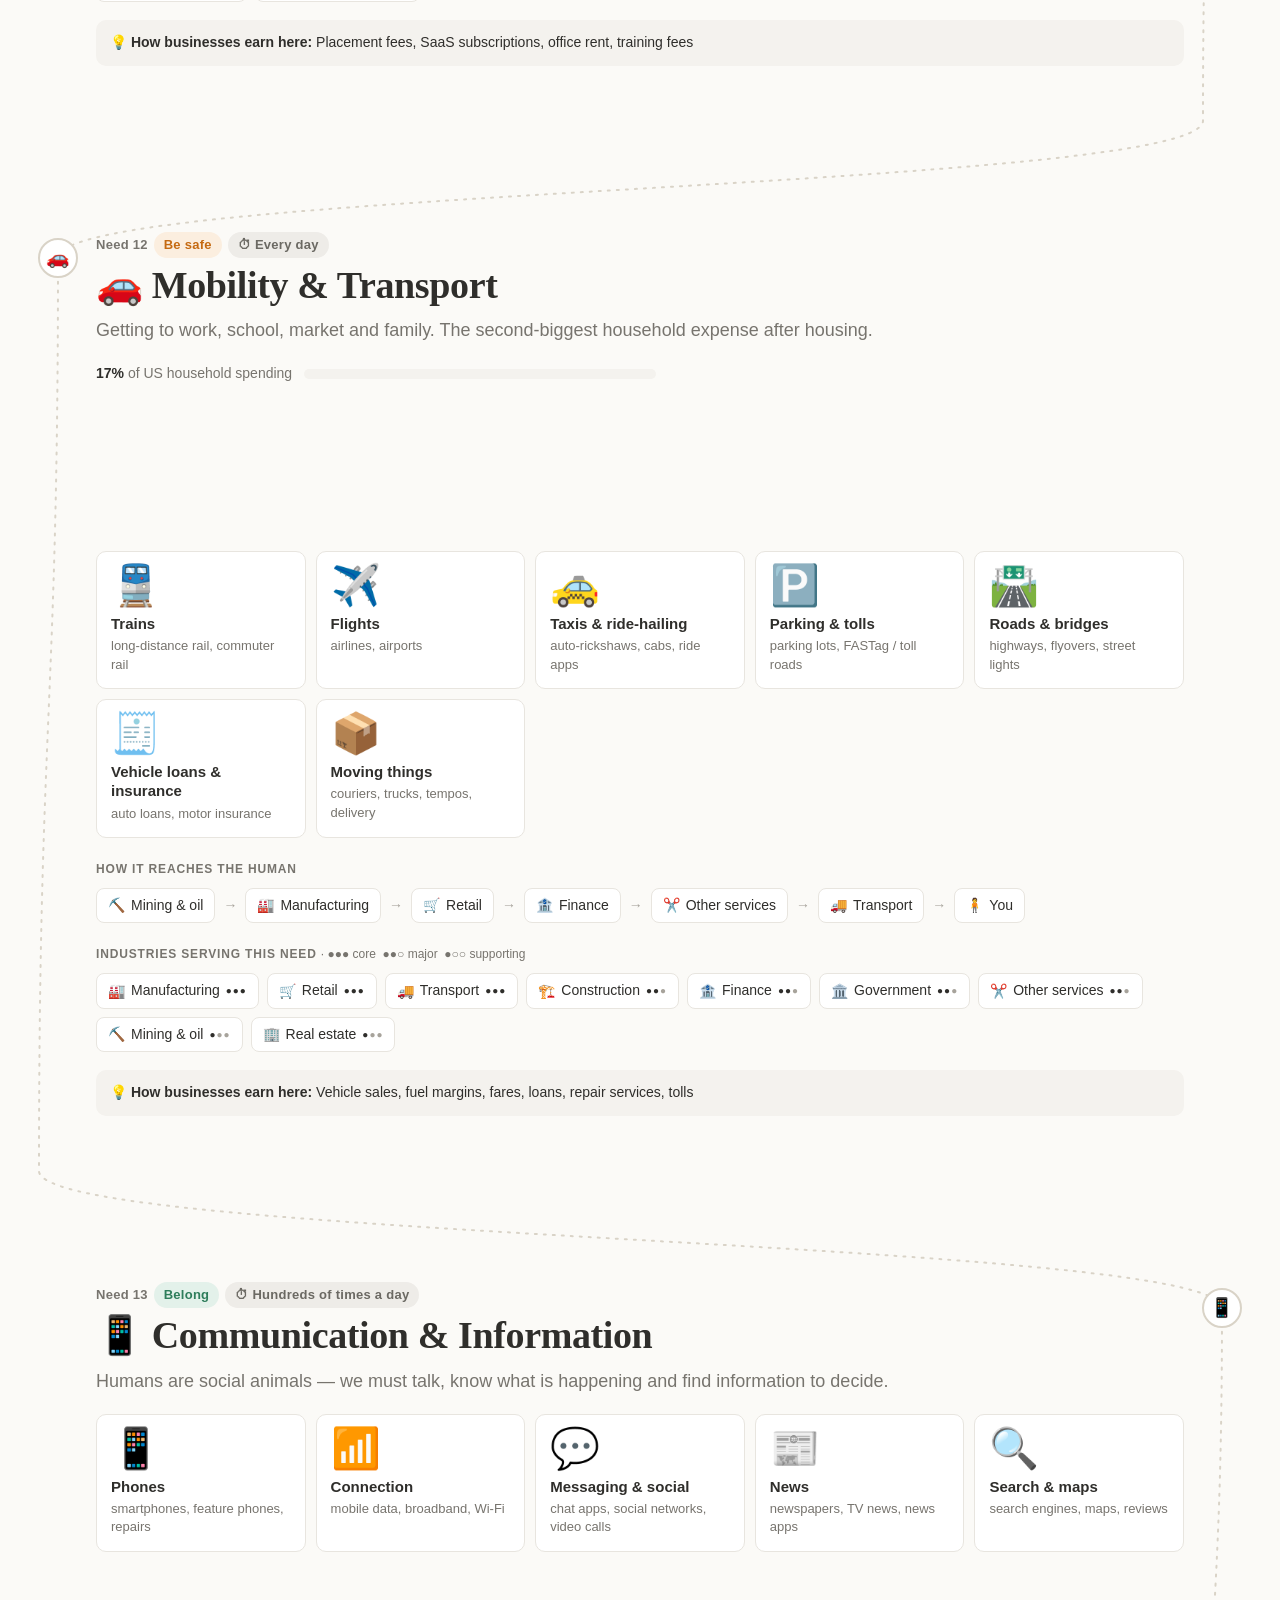
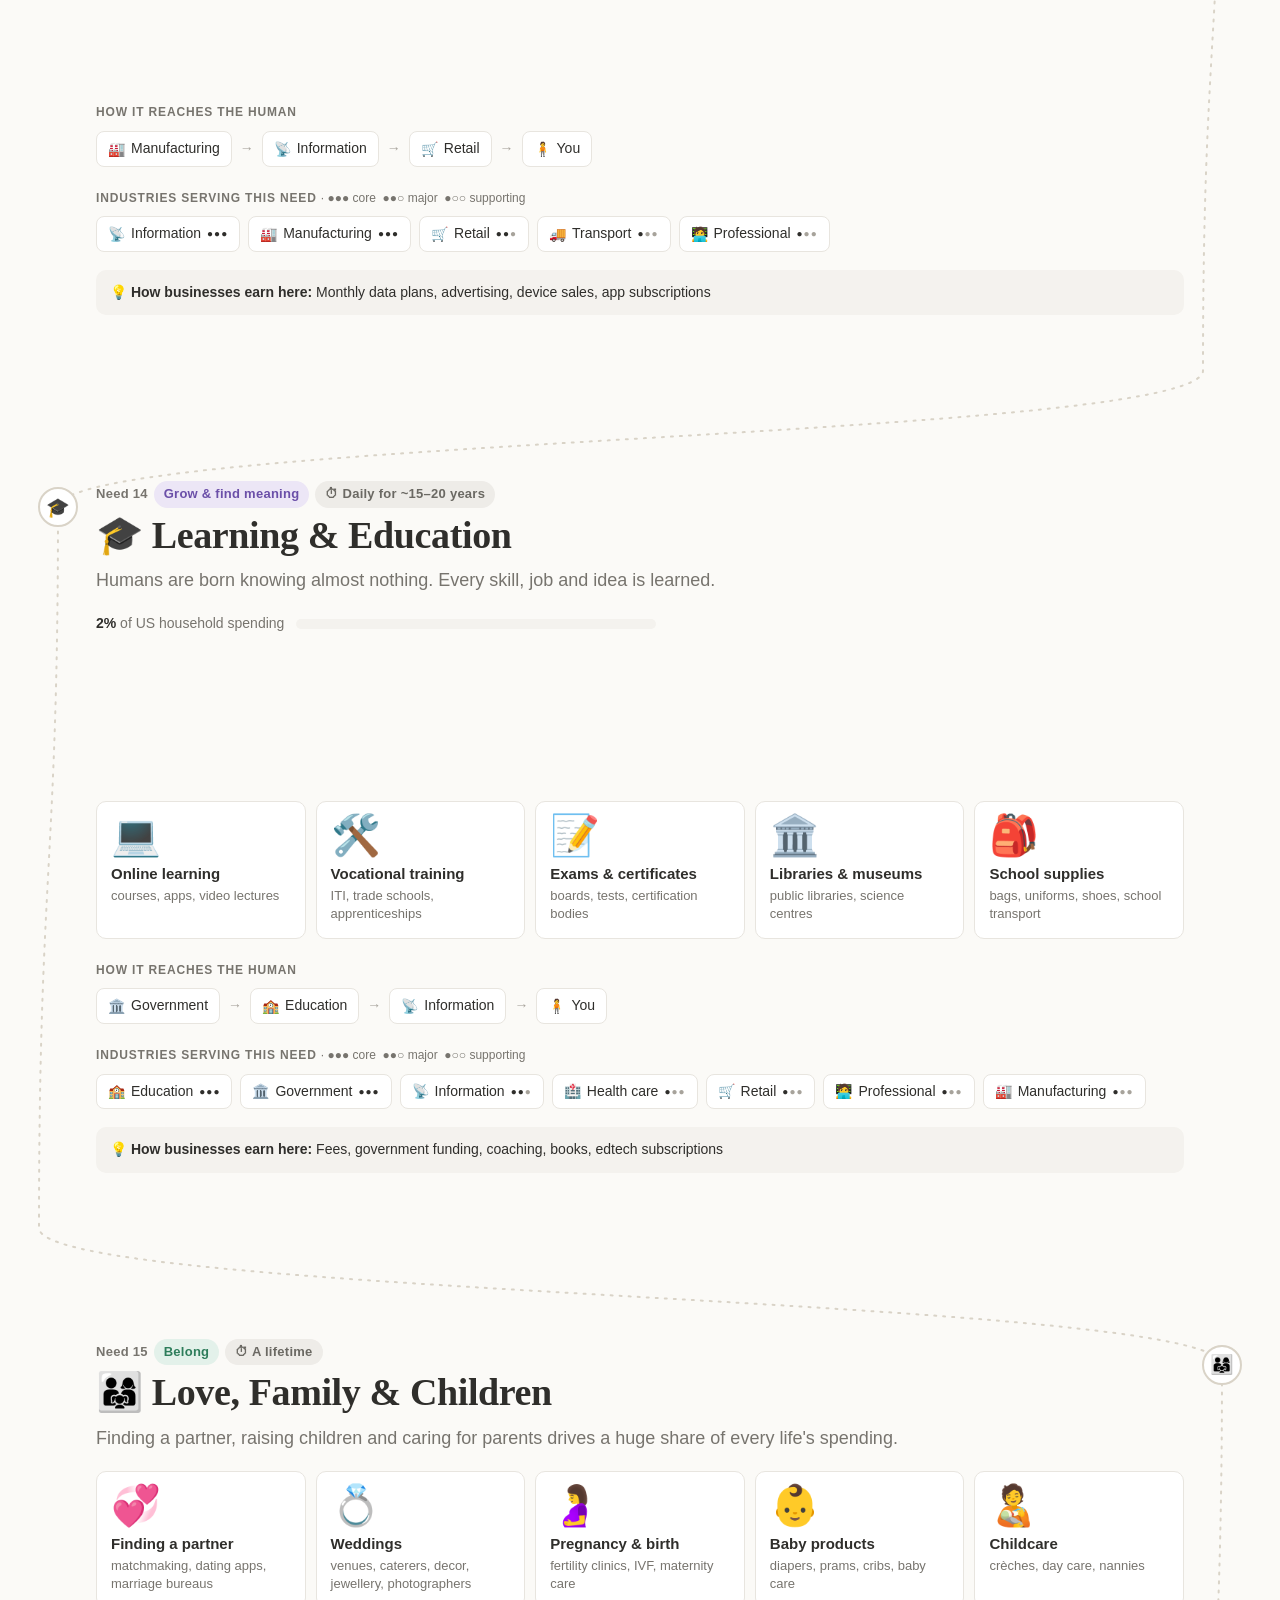
<file: human-needs.html>
<!doctype html>
<html lang="en">
<head>
<meta charset="utf-8">
<meta name="viewport" content="width=device-width, initial-scale=1">
<title>What Every Human Needs</title>
<meta name="description" content="Every need of a human life, from birth to death, grouped by category — and the industries that serve each one.">
<link rel="stylesheet" href="atlas.css">
<style>
  .tiers { display: flex; flex-wrap: wrap; gap: 8px; margin-bottom: 18px; }
  .tiers .pill { cursor: pointer; padding: 6px 12px; border: 1px solid transparent; }
  .tiers .pill.off { opacity: .35; }
  .overview { display: grid; grid-template-columns: repeat(auto-fill, minmax(150px, 1fr)); gap: 8px; }
  .ov { display: flex; align-items: center; gap: 9px; padding: 9px 11px; border-radius: 9px; border: 1px solid var(--border); background: var(--surface); color: var(--text); font-size: 14px; transition: opacity .2s, border-color .2s, background .2s; }
  .ov:hover { text-decoration: none; border-color: var(--text); }
  .ov .emo { font-size: 22px; }
  .ov.dim { opacity: .28; }
  .ov.hot { border-color: var(--text); background: var(--surface-2); }

  .stages { display: grid; grid-template-columns: repeat(9, 1fr); gap: 6px; position: relative; }
  .stage { text-align: center; padding: 12px 4px; border-radius: 10px; border: 1px solid var(--border); background: var(--surface); cursor: pointer; transition: all .2s; font: inherit; color: var(--text); }
  .stage .emo { font-size: 34px; display: block; margin-bottom: 6px; transition: transform .25s; }
  .stage:hover .emo { transform: scale(1.18); }
  .stage b { display: block; font-size: 13px; line-height: 1.2; }
  .stage span { font-size: 12px; color: var(--muted); }
  .stage.on { border-color: var(--text); background: var(--surface-2); }
  .stage-panel { margin-top: 14px; padding: 16px; border-radius: 10px; background: var(--surface-2); min-height: 92px; }
  .stage-panel p { margin: 0 0 10px; }

  .wallet { display: flex; height: 54px; border-radius: 10px; overflow: hidden; border: 1px solid var(--border); }
  .wallet a { display: grid; place-items: center; font-size: 22px; border-right: 2px solid var(--surface); transition: filter .2s, flex-grow .3s; min-width: 0; color: inherit; }
  .wallet a:hover { filter: brightness(.93); text-decoration: none; }
  .legend { display: grid; grid-template-columns: repeat(auto-fill, minmax(210px, 1fr)); gap: 4px 18px; margin-top: 14px; }
  .legend a { display: flex; gap: 8px; align-items: center; color: var(--text); font-size: 14px; padding: 4px 0; border-bottom: 1px dashed var(--border); }
  .legend a:hover { text-decoration: none; }
  .legend i { width: 10px; height: 10px; border-radius: 3px; flex: none; }
  .legend em { margin-left: auto; font-style: normal; color: var(--muted); font-variant-numeric: tabular-nums; }

  .spendline { display: flex; align-items: center; gap: 12px; max-width: 560px; margin: 0 0 18px; font-size: 14px; color: var(--muted); }
  .spendline .bar { flex: 1; }
  .search-wrap { position: sticky; top: 58px; z-index: 20; padding: 10px 0; background: var(--bg); }
  .search-count { font-size: 13px; color: var(--muted); margin-top: 6px; min-height: 18px; }
  .chapter.nomatch { display: none; }
  .need-num { font-variant-numeric: tabular-nums; }
  @media (max-width: 820px) {
    .stages { grid-template-columns: repeat(3, 1fr); }
    .search-wrap { top: 52px; }
  }
</style>
</head>
<body>
<div class="topbar"><div class="topbar-in">
  <div class="brand"><span class="emo">🌍</span><span class="bt">Human World Atlas</span> <span class="long" style="color:var(--muted);font-weight:400">· USA as the example</span></div>
  <nav class="tabs"><a class="on" href="human-needs.html">1 · <span class="long">Human </span>needs</a><a href="industries.html">2 · Industries</a></nav>
  <button class="theme-btn" aria-label="Toggle dark mode">🌙</button>
</div><div class="progress"></div></div>

<div class="wrap">
  <header class="hero">
    <div class="eyebrow">Part 1 of 2 · Understand the human first</div>
    <h1>Everything a human needs,<br>from first breath to last.</h1>
    <p class="lede">Every business on Earth exists because a human needs something. Here is the full map of those needs — grouped into categories, shown as the real things people buy and use, and linked to the industries that serve them. Scroll, and follow the thread: the human on it grows up as you go.</p>
    <div class="stats">
      <div class="stat"><b>8.2 billion</b><span>humans on Earth</span></div>
      <div class="stat"><b>342 million</b><span>in the USA (our data example)</span></div>
      <div class="stat"><b>$78,535</b><span>avg US household spending / year (2024)</span></div>
      <div class="stat"><b id="needCount">—</b><span>need categories · <span id="itemCount"></span> products &amp; services</span></div>
    </div>
  </header>
</div>

<main class="wrap thread-host" id="host">

  <section class="chapter left" id="map">
    <div class="node" data-wp><span class="emo">🧭</span></div>
    <div class="chapter-head">
      <div class="kicker">The map</div>
      <h2>Five layers of human need</h2>
      <p class="why">Needs stack like a pyramid (Maslow). The bottom ones must be met every day; the top ones appear once the bottom is safe. Businesses exist at every layer — but the bottom layers are the biggest markets, and the top layers carry the highest margins. Tap a layer to filter.</p>
    </div>
    <div class="block reveal">
      <div class="tiers" id="tiers"></div>
      <div class="overview" id="overview"></div>
    </div>
    <div class="node end" data-wp></div>
  </section>

  <section class="chapter right" id="journey">
    <div class="node" data-wp><span class="emo">👶</span></div>
    <div class="chapter-head">
      <div class="kicker">A whole life</div>
      <h2>Needs change at every age</h2>
      <p class="why">The same person is a different customer at 2, 16, 35 and 75. Tap a life stage to see what they buy and which needs light up.</p>
    </div>
    <div class="block reveal">
      <div class="stages" id="stages"></div>
      <div class="stage-panel" id="stagePanel"></div>
    </div>
    <div class="node end" data-wp></div>
  </section>

  <section class="chapter left" id="wallet">
    <div class="node" data-wp><span class="emo">👛</span></div>
    <div class="chapter-head">
      <div class="kicker">Where the money goes</div>
      <h2>How an American household spends $78,535 a year</h2>
      <p class="why">Needs become markets when people pay for them. Half of everything goes to just two needs — a home and getting around.</p>
    </div>
    <div class="block reveal">
      <div class="wallet" id="walletBar"></div>
      <div class="legend" id="walletLegend"></div>
      <p class="note" style="margin:14px 0 0">Source: BLS Consumer Expenditure Survey 2024. "Insurance &amp; pensions" is mostly Social Security and retirement contributions. Health spending shown is out-of-pocket + premiums paid by the household; employers and government pay much more on top.</p>
    </div>
    <div class="node end" data-wp></div>
  </section>

  <div class="search-wrap">
    <input type="search" id="q" placeholder="Search any product or service — e.g. diapers, cement, insurance, gym…" aria-label="Search needs">
    <div class="search-count" id="qCount"></div>
  </div>

  <div id="needs"></div>

  <section class="chapter right" id="bridge">
    <div class="node" data-wp><span class="emo">🏭</span></div>
    <div class="chapter-head">
      <div class="kicker">Next</div>
      <h2>Every need above is a market.<br>Now see who serves it.</h2>
      <p class="why">Part 2 shows all 20 industries of the US economy — how big each is in GDP, how many people it employs, how many companies it has (small, medium, large, very large) — and links every industry back to the human needs on this page.</p>
      <p><a class="btn on" href="industries.html" style="display:inline-block">Go to Part 2 · Industries →</a></p>
    </div>
    <div class="node end" data-wp></div>
  </section>
</main>

<div class="wrap foot">
  Data: BLS Consumer Expenditure Survey 2024 · CMS National Health Expenditure · UN World Population Prospects · industry links are an analytical mapping, not an official classification. Built as a learning map — see Part 2 for the full source list.
</div>

<script src="data.js"></script>
<script src="data-size.js"></script>
<script src="thread.js"></script>
<script>
const A = window.ATLAS;
const IND = Object.fromEntries(A.industries.map(i => [i.id, i]));
const NEED = Object.fromEntries(A.needs.map(n => [n.id, n]));
const COLORS = { survive: "red", safe: "orange", belong: "green", esteem: "blue", grow: "purple" };
const esc = s => String(s).replace(/[&<>"]/g, c => ({ "&": "&amp;", "<": "&lt;", ">": "&gt;", '"': "&quot;" }[c]));

document.getElementById("needCount").textContent = A.needs.length;
document.getElementById("itemCount").textContent = A.needs.reduce((s, n) => s + n.items.length, 0);

// ---- tiers + overview
const tierEl = document.getElementById("tiers"), ovEl = document.getElementById("overview");
let activeTier = null;
tierEl.innerHTML = Object.entries(A.tiers).map(([k, t]) =>
  `<span class="pill c-${t.color}" data-tier="${k}" title="${esc(t.blurb)}">${esc(t.label)} <span style="font-weight:400;opacity:.75">· ${esc(t.maslow)}</span></span>`).join("");
ovEl.innerHTML = A.needs.map(n => `<a class="ov" href="#need-${n.id}" data-id="${n.id}" data-tier="${n.tier}"><span class="emo">${n.emoji}</span>${esc(n.title)}</a>`).join("");
tierEl.onclick = e => {
  const p = e.target.closest(".pill"); if (!p) return;
  activeTier = activeTier === p.dataset.tier ? null : p.dataset.tier;
  tierEl.querySelectorAll(".pill").forEach(x => x.classList.toggle("off", !!activeTier && x.dataset.tier !== activeTier));
  ovEl.querySelectorAll(".ov").forEach(x => x.classList.toggle("dim", !!activeTier && x.dataset.tier !== activeTier));
};

// ---- life stages
const stEl = document.getElementById("stages"), spEl = document.getElementById("stagePanel");
stEl.innerHTML = A.stages.map((s, i) => `<button class="stage" data-i="${i}"><span class="emo">${s.emoji}</span><b>${esc(s.name)}</b><span>${esc(s.age)}</span></button>`).join("");
function showStage(i) {
  const s = A.stages[i];
  stEl.querySelectorAll(".stage").forEach((b, j) => b.classList.toggle("on", j === i));
  spEl.innerHTML = `<p><b>${s.emoji} ${esc(s.name)} (${esc(s.age)})</b> — buys: ${esc(s.buys)}.</p>
    <div class="row">${s.needs.map(id => `<a class="chip" href="#need-${id}"><span class="emo">${NEED[id].emoji}</span>${esc(NEED[id].title)}</a>`).join("")}</div>`;
  ovEl.querySelectorAll(".ov").forEach(x => x.classList.toggle("hot", s.needs.includes(x.dataset.id)));
}
stEl.onclick = e => { const b = e.target.closest(".stage"); if (b) showStage(+b.dataset.i); };
showStage(4);

// ---- wallet
const PAL = ["--brown", "--blue", "--red", "--gray", "--green", "--purple", "--pink", "--orange", "--yellow", "--faint"];
document.getElementById("walletBar").innerHTML = A.spending.parts.map((p, i) =>
  `<a href="#need-${p.need}" style="flex:${p.pct} 1 0;background:var(${PAL[i]}-bg, var(--surface-2));" title="${esc(p.label)} · ${p.pct}%"><span class="emo" style="${p.pct < 3 ? "font-size:14px" : ""}">${p.emoji}</span></a>`).join("");
document.getElementById("walletLegend").innerHTML = A.spending.parts.map((p, i) => {
  const usd = p.usd || Math.round(A.spending.total * p.pct / 100);
  return `<a href="#need-${p.need}"><i style="background:var(${PAL[i]})"></i><span class="emo">${p.emoji}</span>${esc(p.label)}<em>${p.pct}% · $${fmt.int(usd)}</em></a>`;
}).join("");

// ---- need chapters
const spendByNeed = {};
A.spending.parts.forEach(p => { if (p.need !== "hygiene") spendByNeed[p.need] = p; });
const dots = n => `<span class="dots">${"<i>●</i>".repeat(n)}${"●".repeat(3 - n)}</span>`;
document.getElementById("needs").innerHTML = A.needs.map((n, idx) => {
  const t = A.tiers[n.tier], sp = spendByNeed[n.id];
  const serves = Object.entries(n.s).sort((a, b) => b[1] - a[1]);
  return `<section class="chapter ${idx % 2 ? "left" : "right"}" id="need-${n.id}" data-tier="${n.tier}">
    <div class="node" data-wp><span class="emo">${n.emoji}</span></div>
    <div class="chapter-head">
      <div class="kicker"><span class="need-num">Need ${String(idx + 1).padStart(2, "0")}</span><span class="pill c-${t.color}">${esc(t.label)}</span><span class="pill">⏱ ${esc(n.freq)}</span></div>
      <h2><span class="emo">${n.emoji}</span> ${esc(n.title)}</h2>
      <p class="why">${esc(n.why)}</p>
    </div>
    ${sp ? `<div class="spendline"><span><b style="color:var(--text)">${sp.pct}%</b> of US household spending</span><div class="bar"><i style="width:${sp.pct / 33.4 * 100}%"></i></div></div>` : ""}
    <div class="grid">${n.items.map(([e, name, ex]) => `<div class="card reveal" data-text="${esc((name + " " + ex).toLowerCase())}"><span class="pic emo">${e}</span><b>${esc(name)}</b><p>${esc(ex)}</p></div>`).join("")}</div>
    <div class="sub-label">How it reaches the human</div>
    <div class="row">${n.chain.map(id => `<a class="chip" href="industries.html#ind-${id}"><span class="emo">${IND[id].emoji}</span>${esc(IND[id].short)}</a>`).join('<span class="arrow">→</span>')}<span class="arrow">→</span><span class="chip"><span class="emo">🧍</span>You</span></div>
    <div class="sub-label">Industries serving this need <span style="text-transform:none;letter-spacing:0;font-weight:400">· ●●● core &nbsp;●●○ major &nbsp;●○○ supporting</span></div>
    <div class="row">${serves.map(([id, w]) => `<a class="chip" href="industries.html#ind-${id}"><span class="emo">${IND[id].emoji}</span>${esc(IND[id].short)} ${dots(w)}</a>`).join("")}</div>
    <div class="tip">💡 <b>How businesses earn here:</b> ${esc(n.models)}</div>
    <div class="node end" data-wp></div>
  </section>`;
}).join("");

// ---- search
const q = document.getElementById("q"), qc = document.getElementById("qCount");
q.addEventListener("input", () => {
  const s = q.value.trim().toLowerCase();
  let hits = 0;
  document.querySelectorAll("#needs .chapter").forEach(ch => {
    let any = false;
    const title = ch.querySelector("h2").textContent.toLowerCase();
    ch.querySelectorAll(".card").forEach(c => {
      const m = !s || c.dataset.text.includes(s) || title.includes(s);
      c.classList.toggle("hide", !m); if (m) { any = true; c.classList.add("in"); }
      if (m && s) hits++;
    });
    ch.classList.toggle("nomatch", !any);
  });
  qc.textContent = s ? `${hits} match${hits === 1 ? "" : "es"} for “${q.value.trim()}”` : "";
});

// ---- thread: the traveler grows up as you scroll
makeThread(document.getElementById("host"), {
  face(p) {
    const s = A.stages[Math.min(A.stages.length - 1, Math.floor(p * A.stages.length))];
    return { emoji: s.emoji, label: `${s.name} · ${s.age}` };
  }
});
setupTheme(); revealOnScroll(); flashHash();
</script>
</body>
</html>
</file>
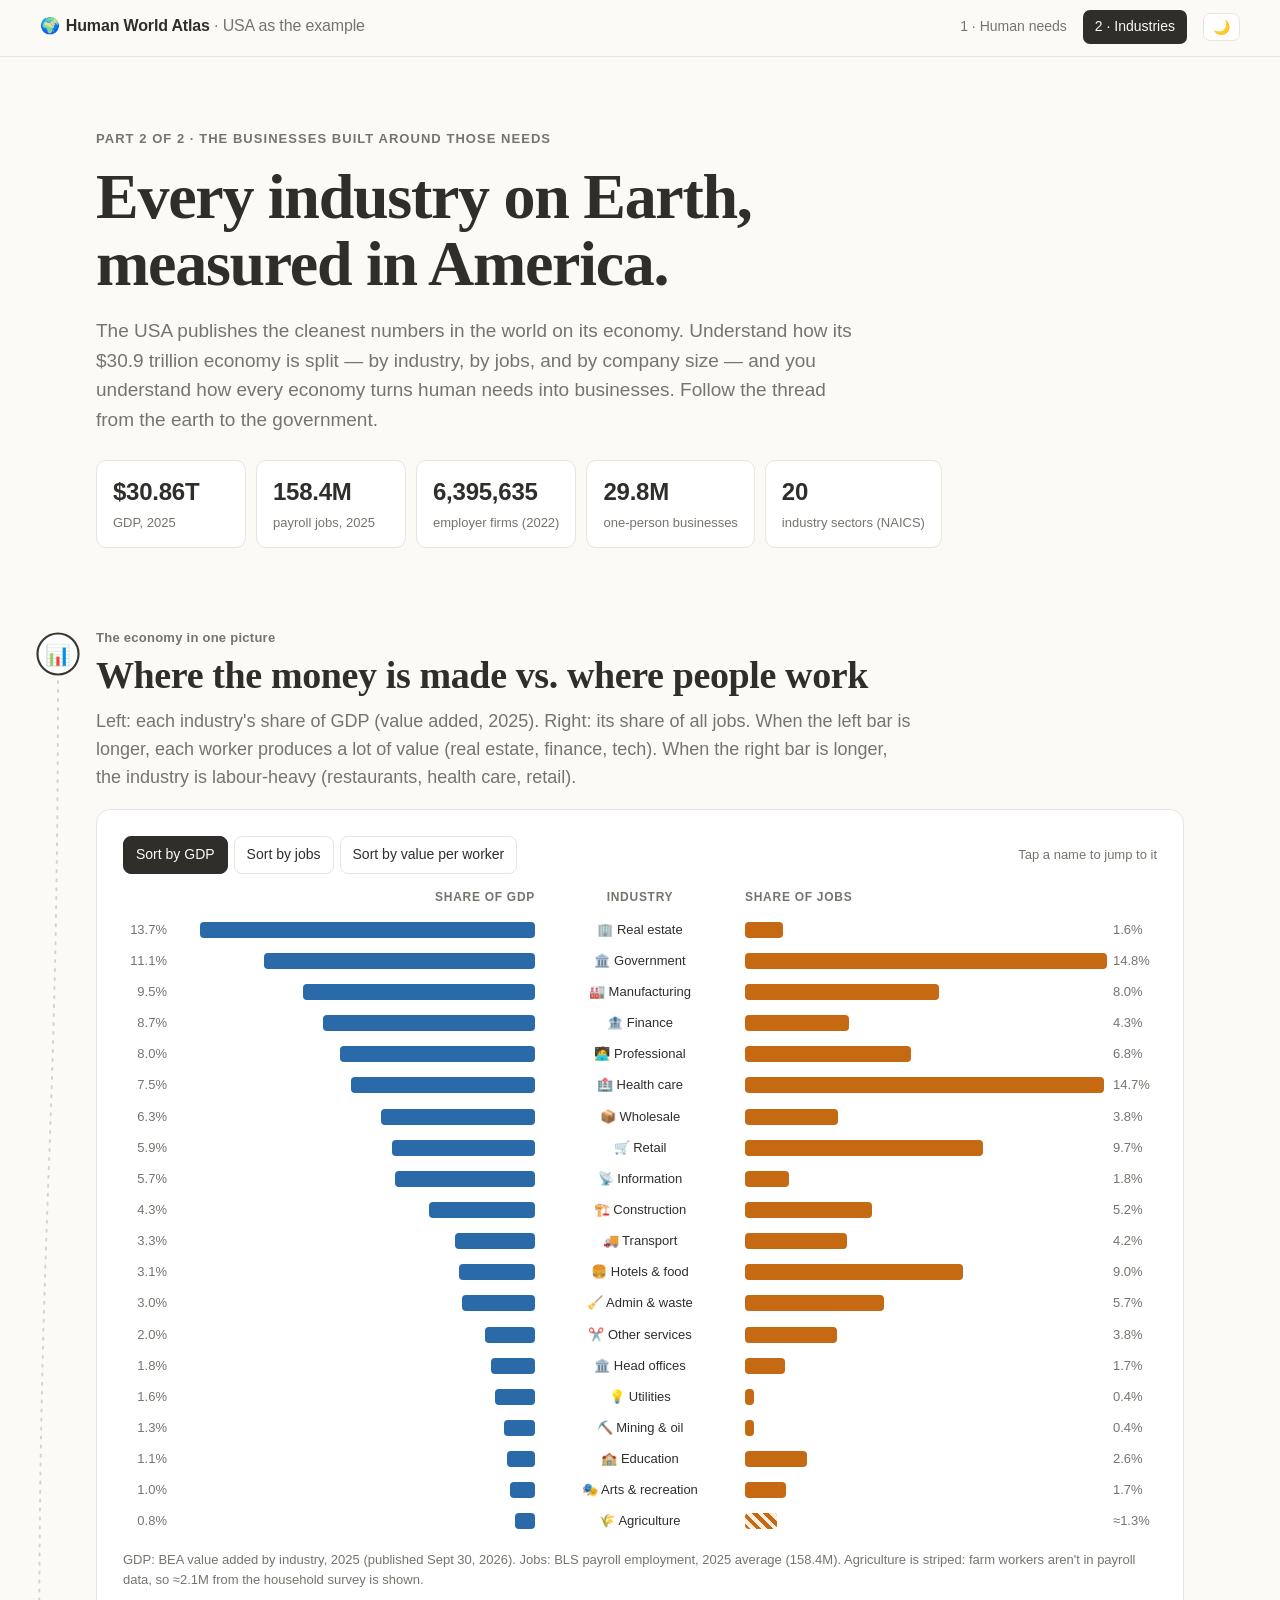
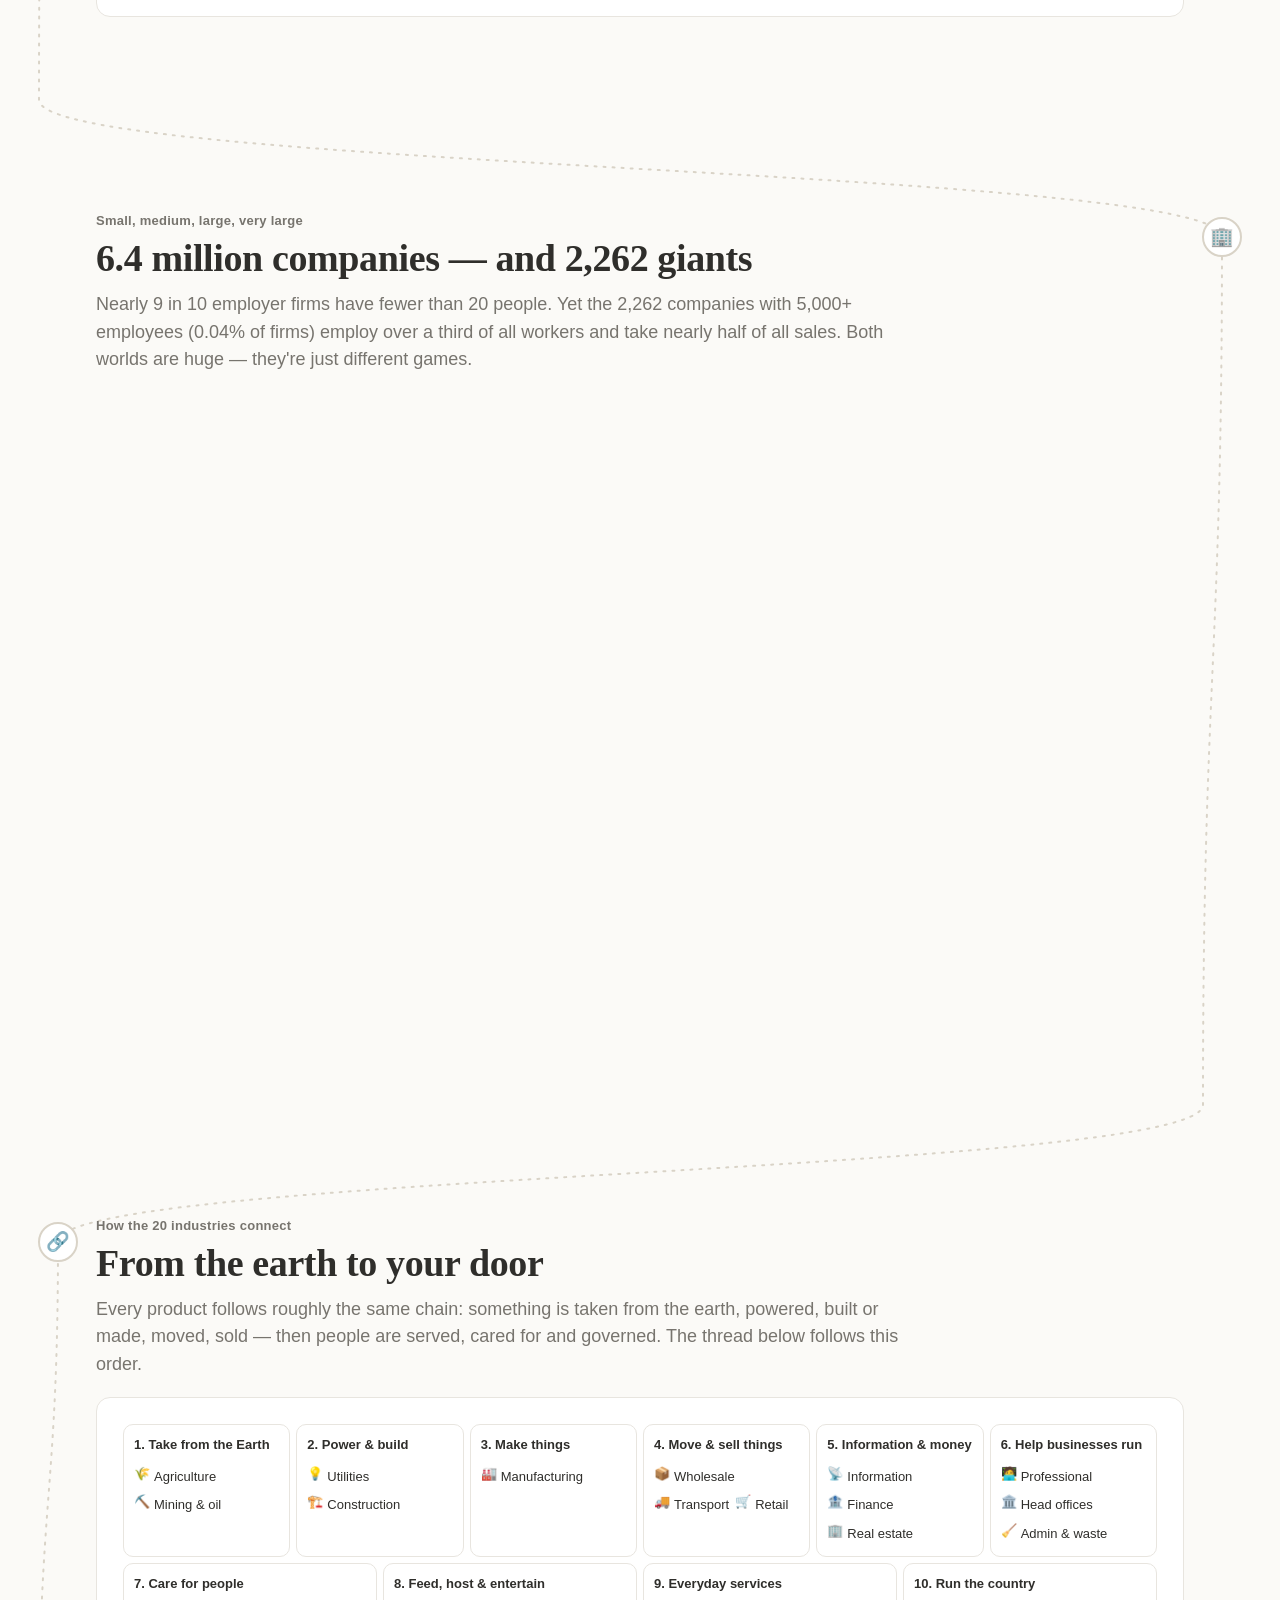
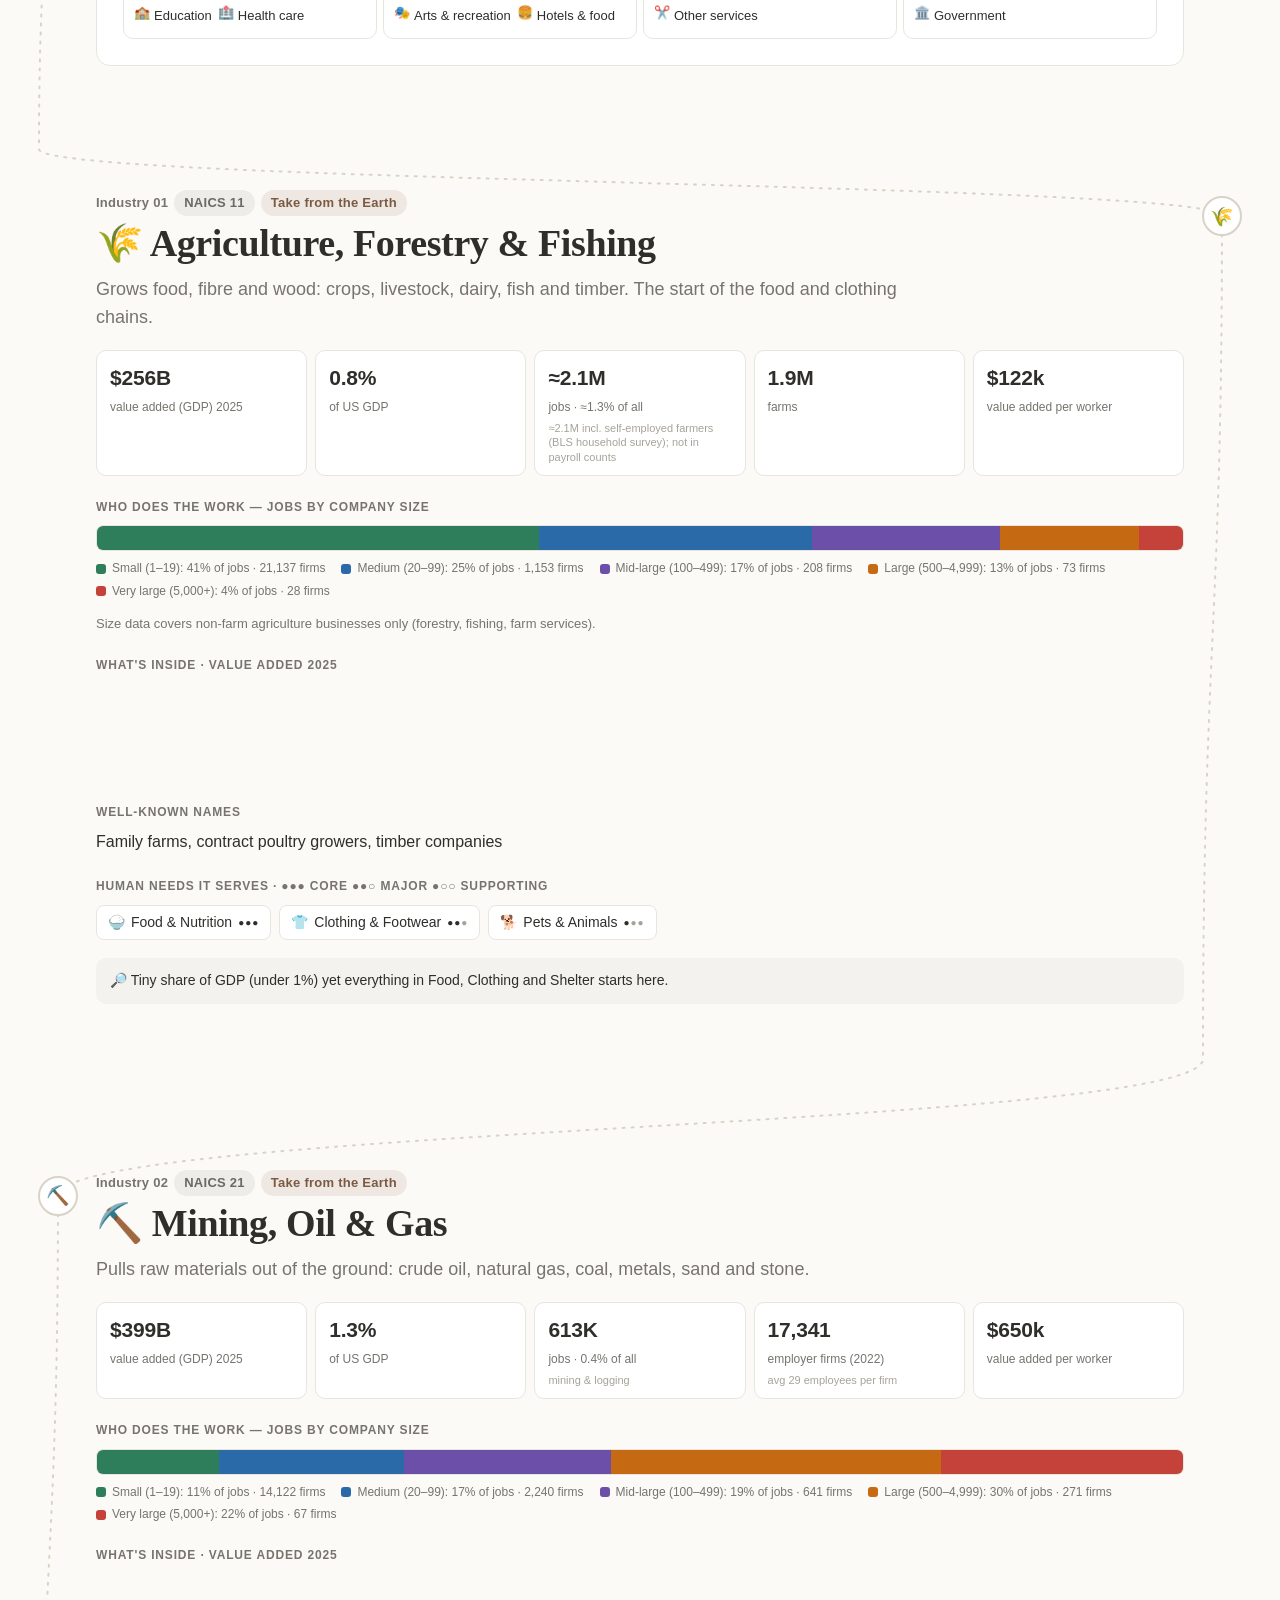
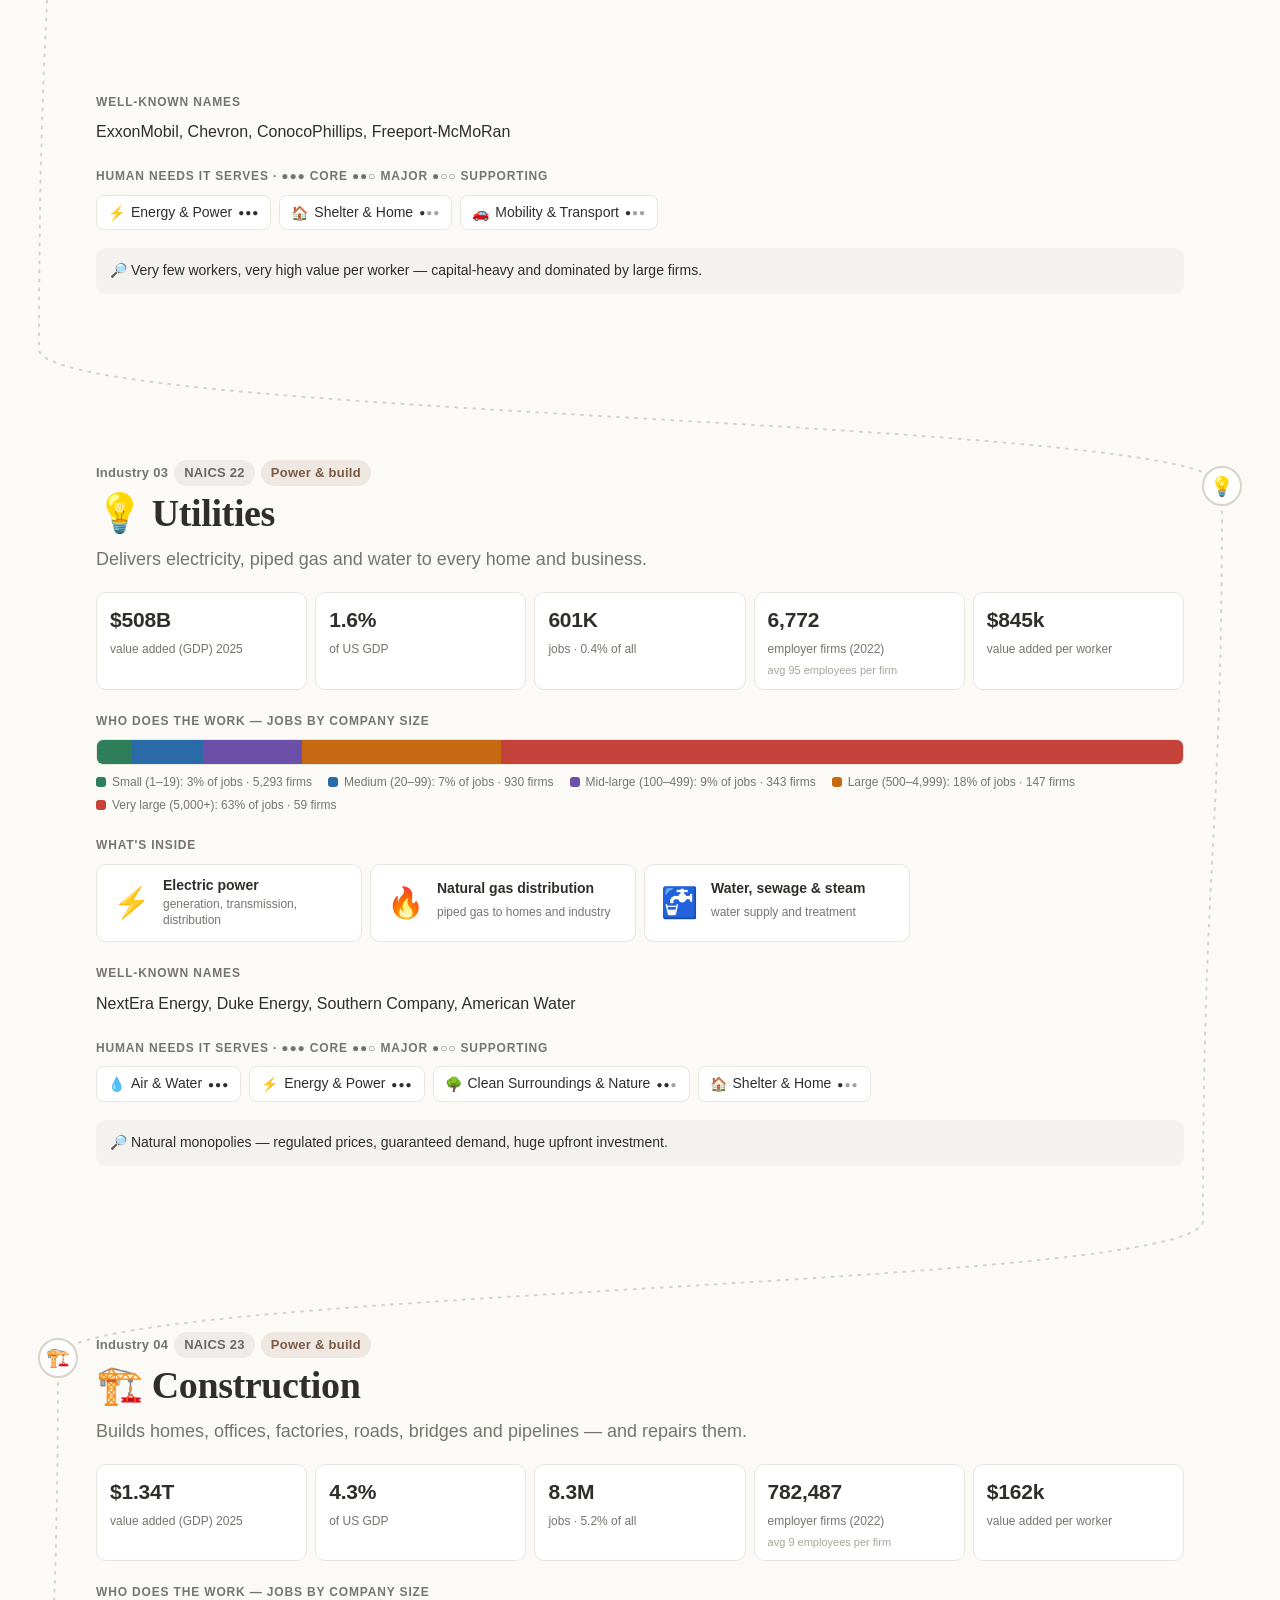
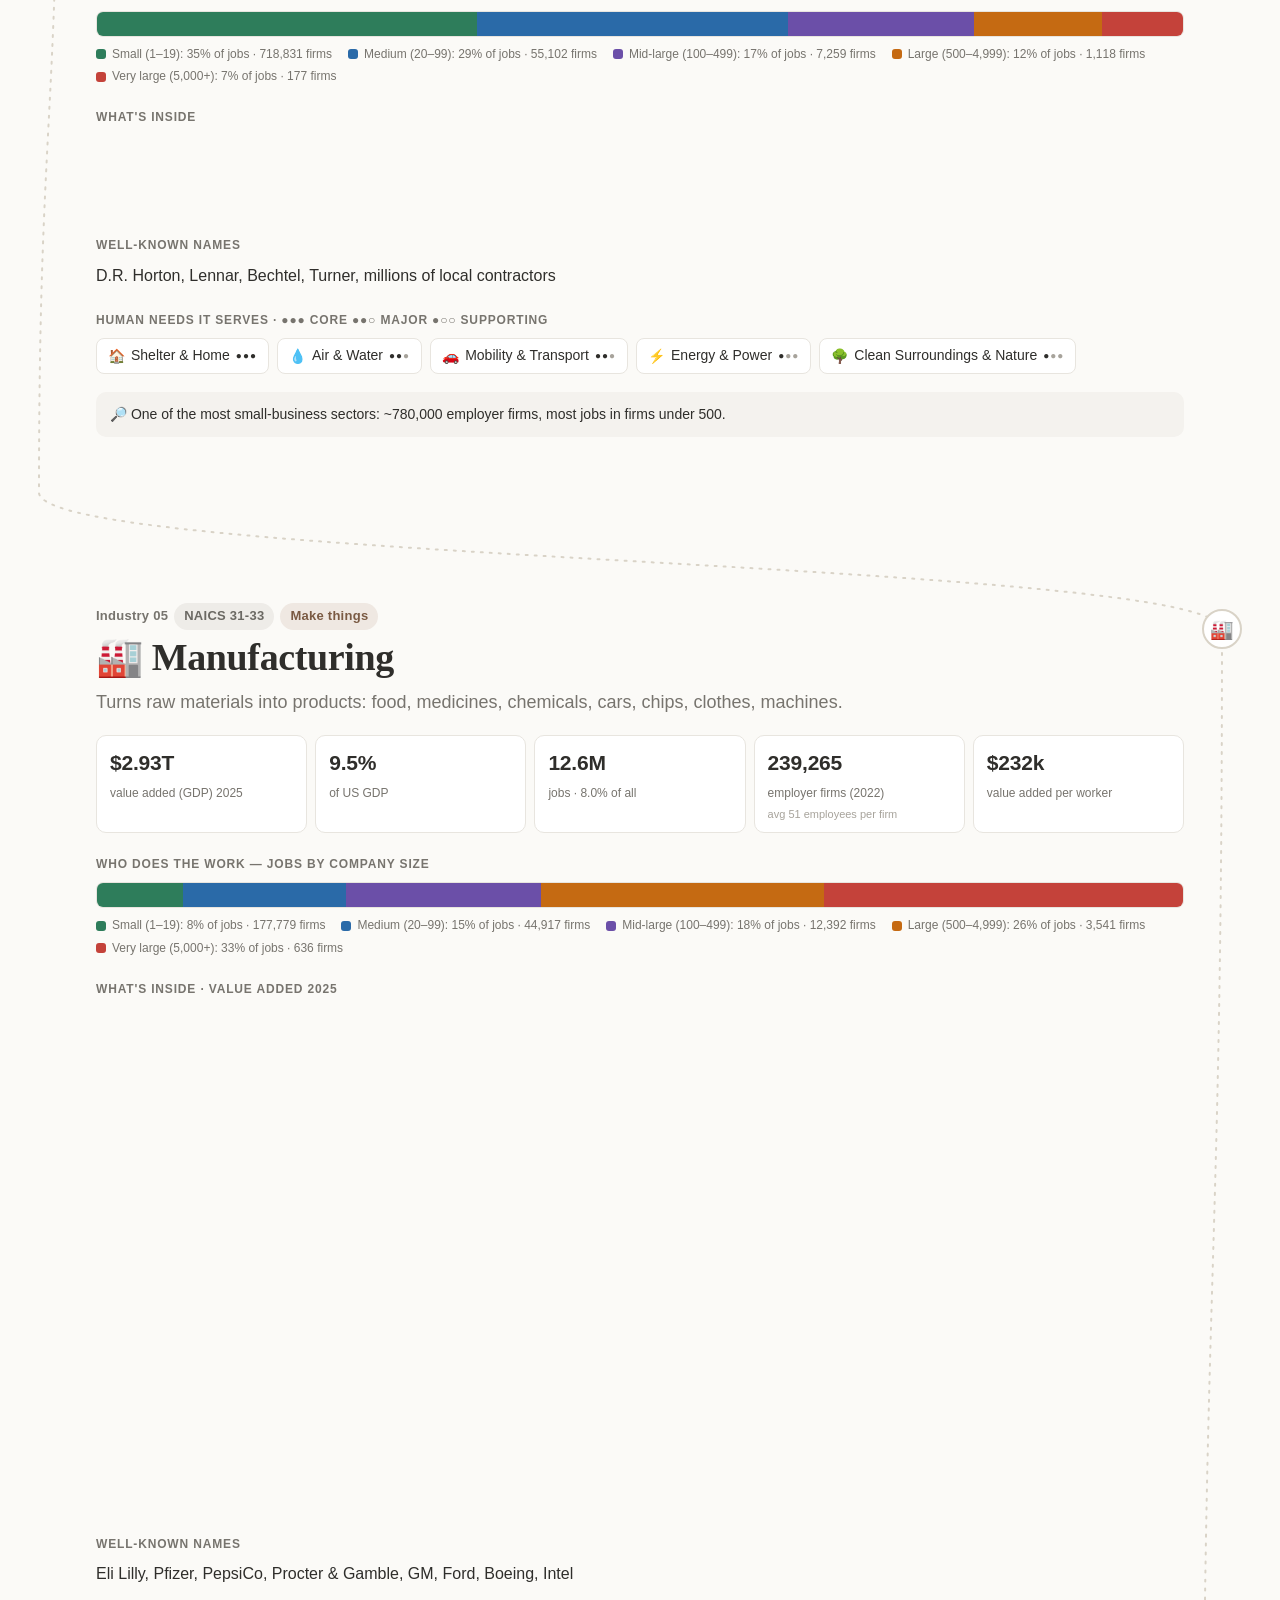
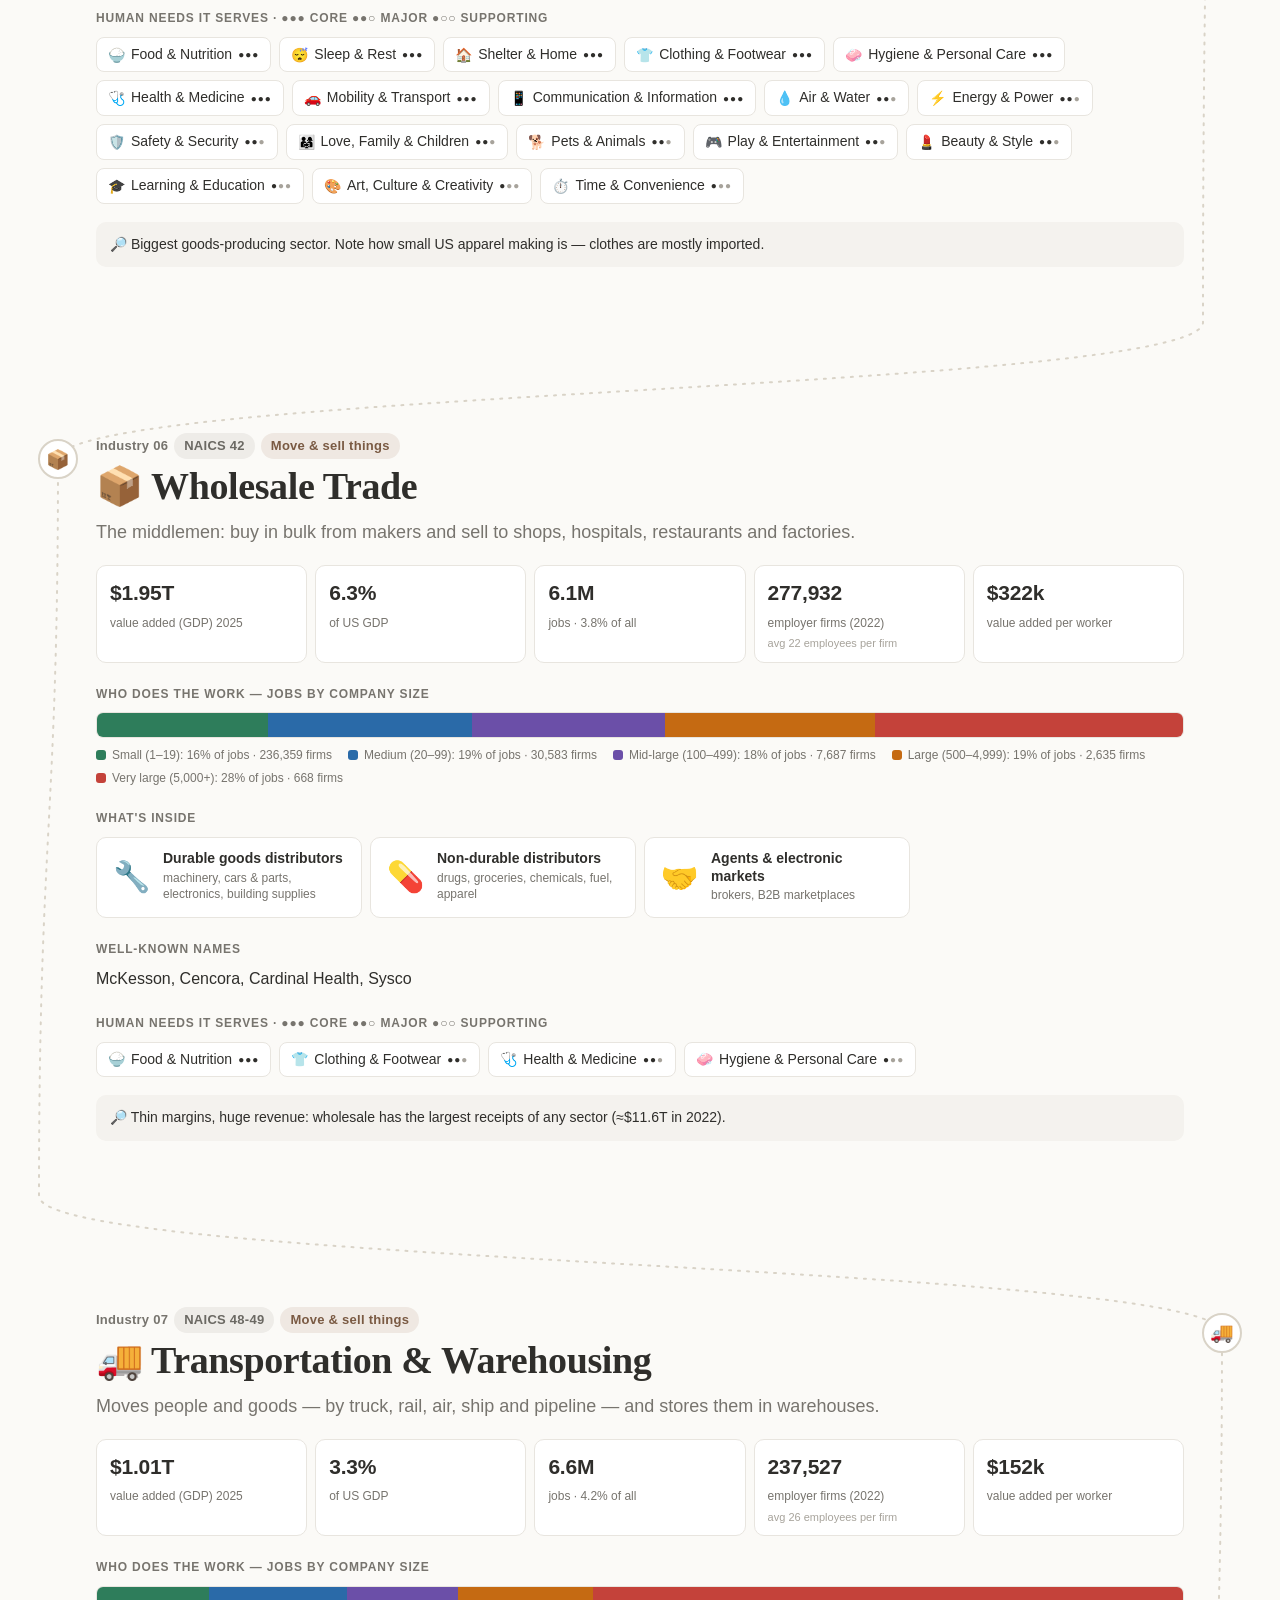
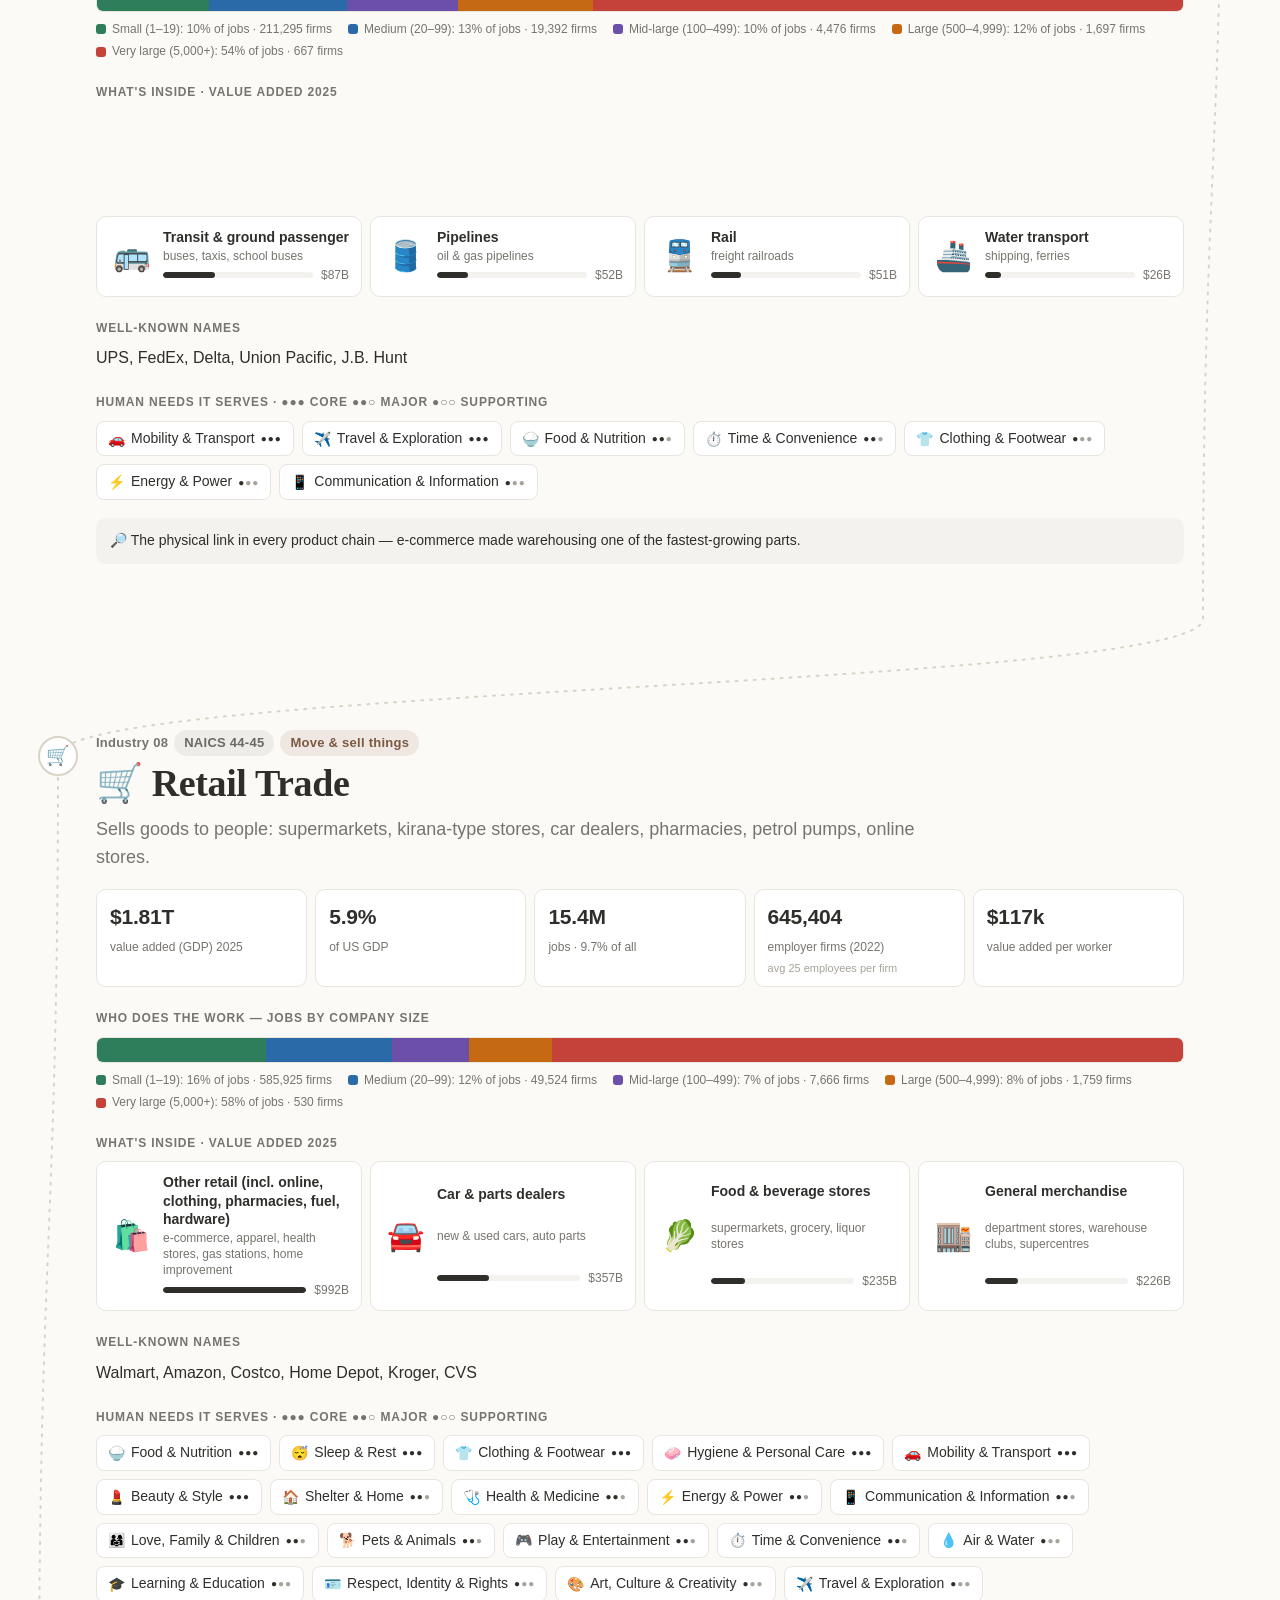
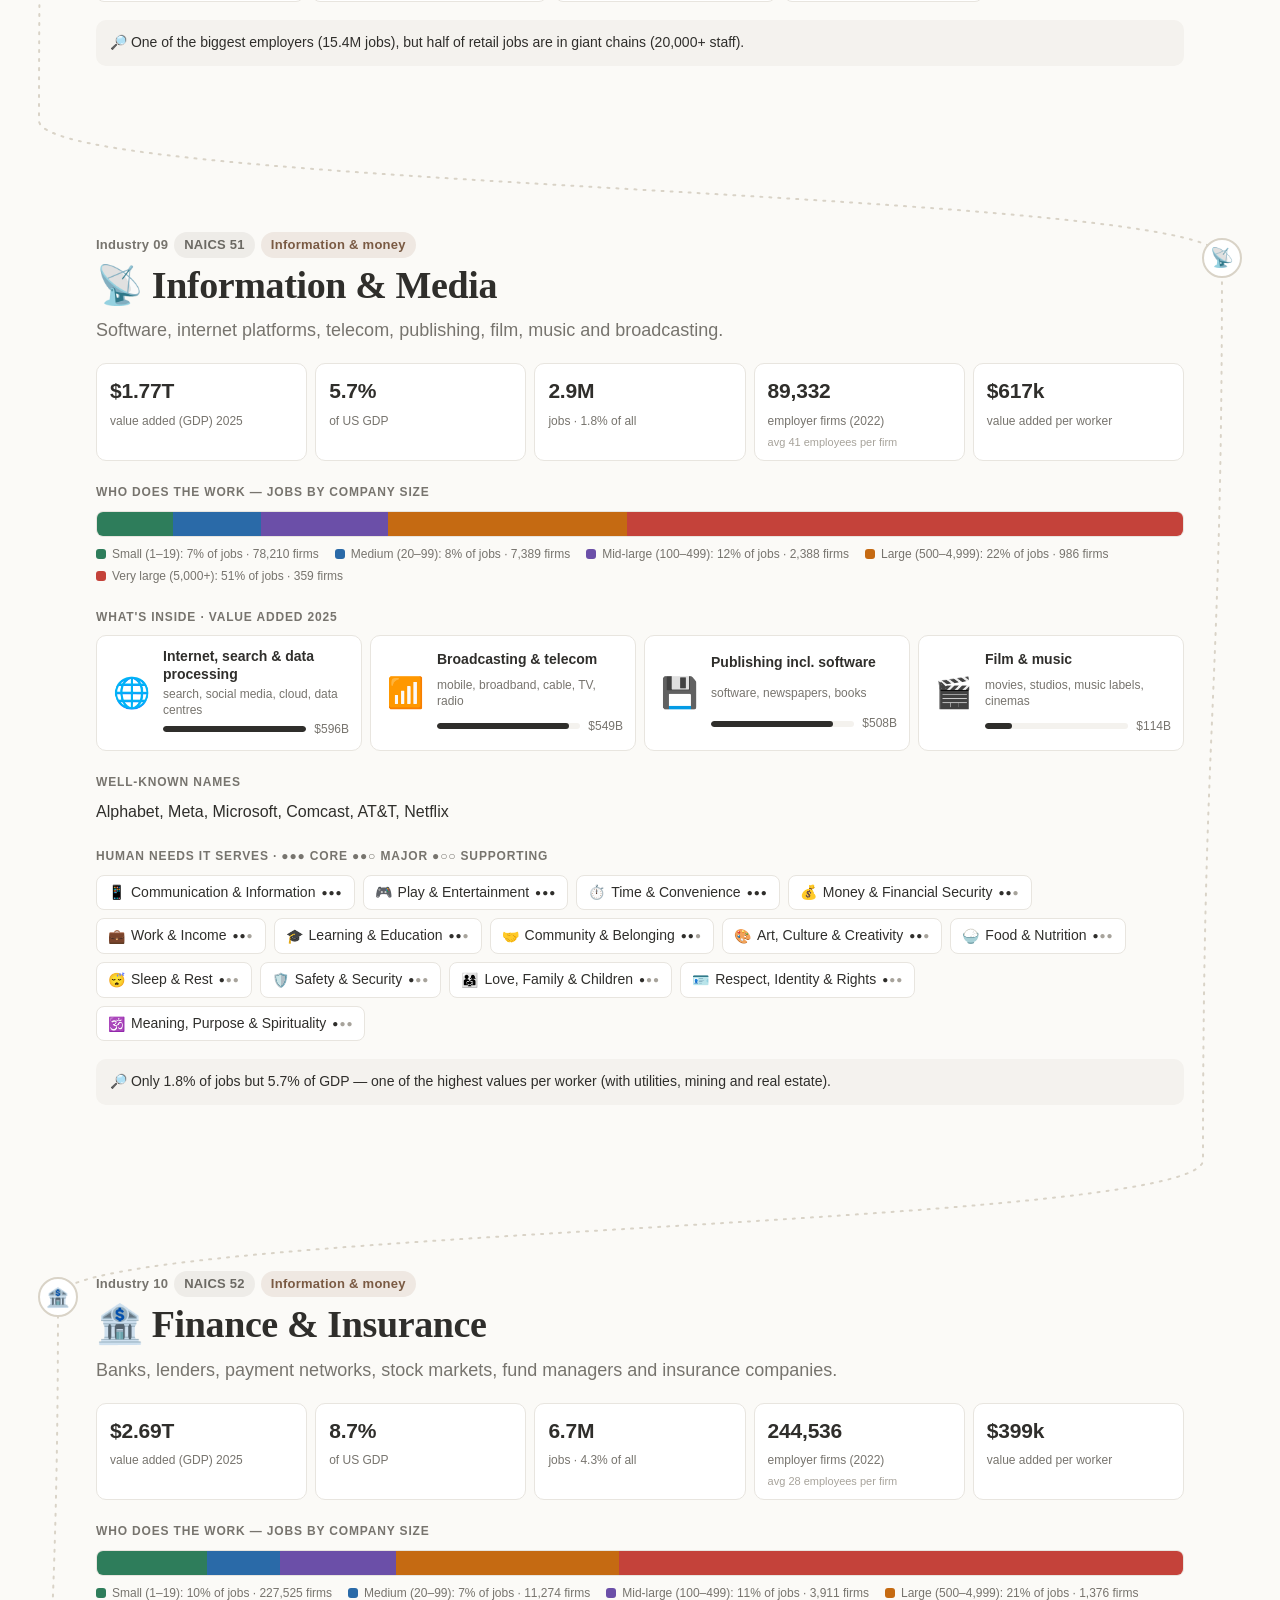
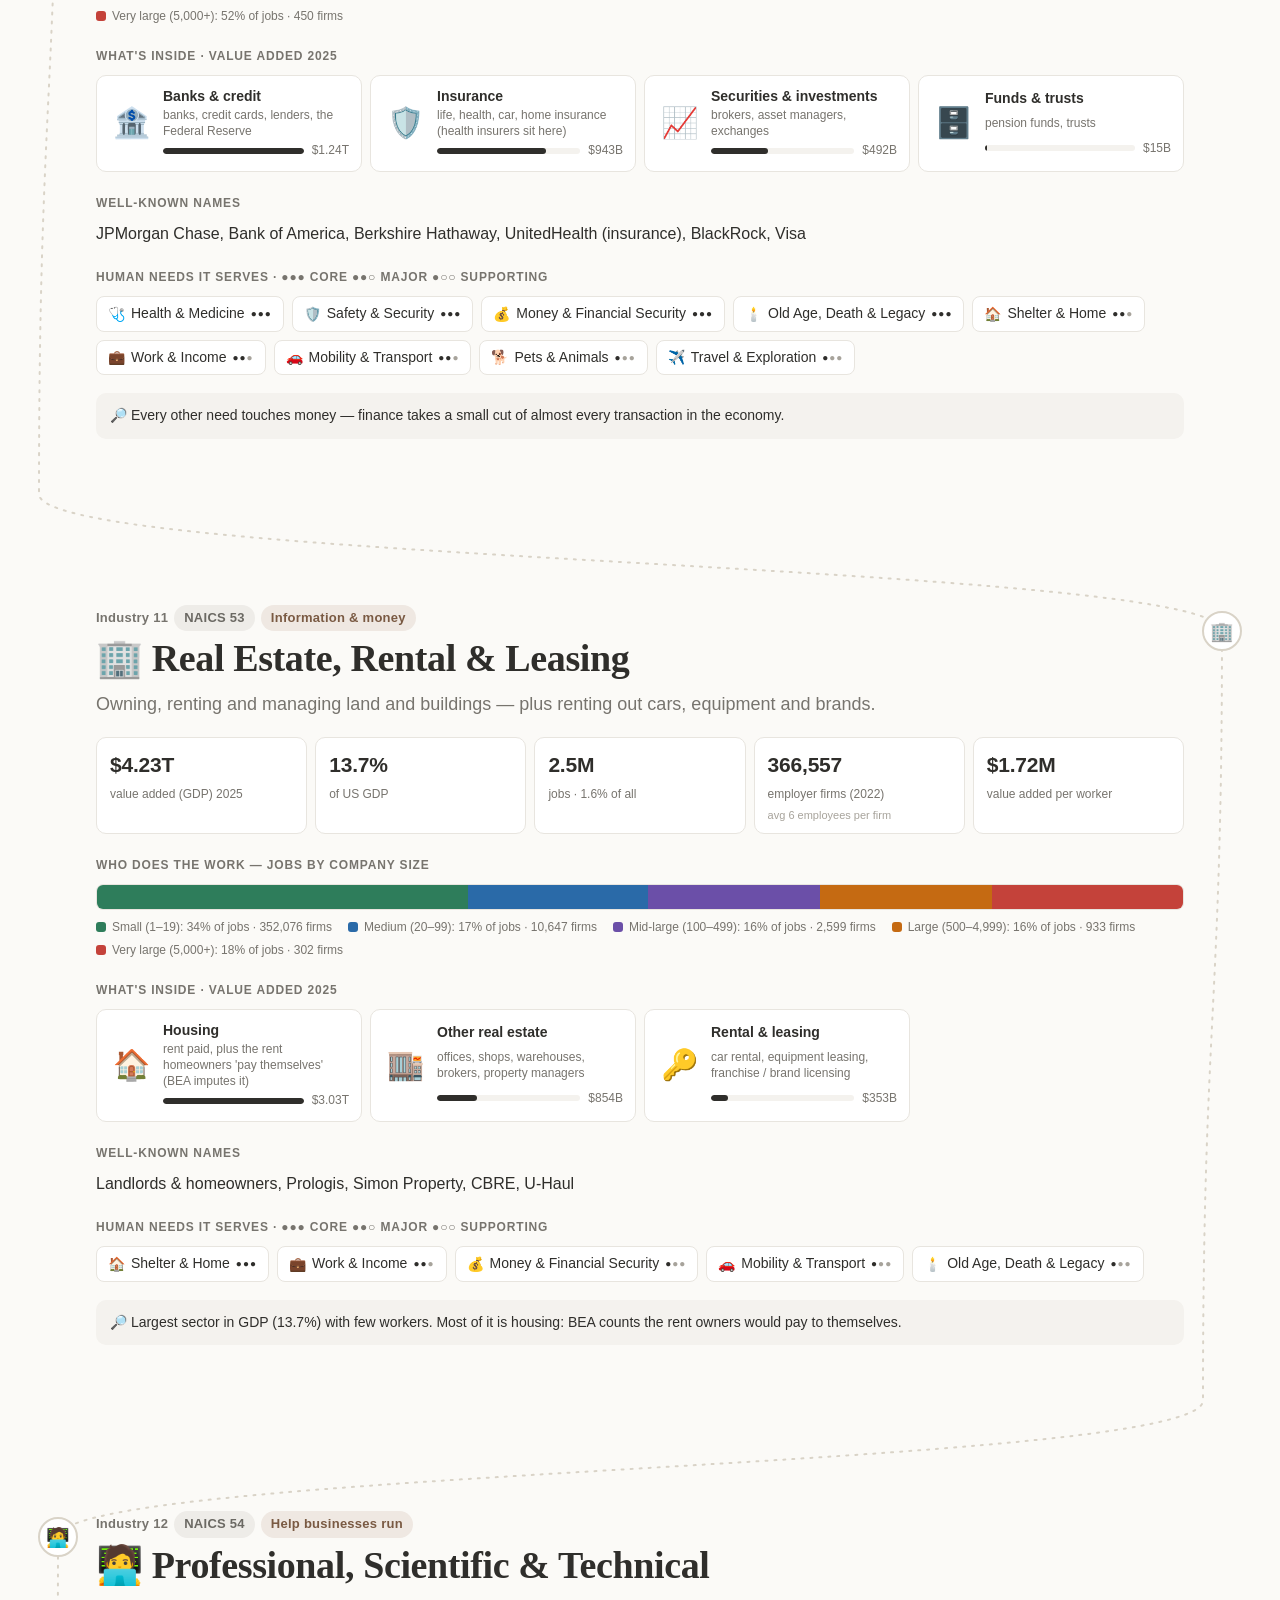
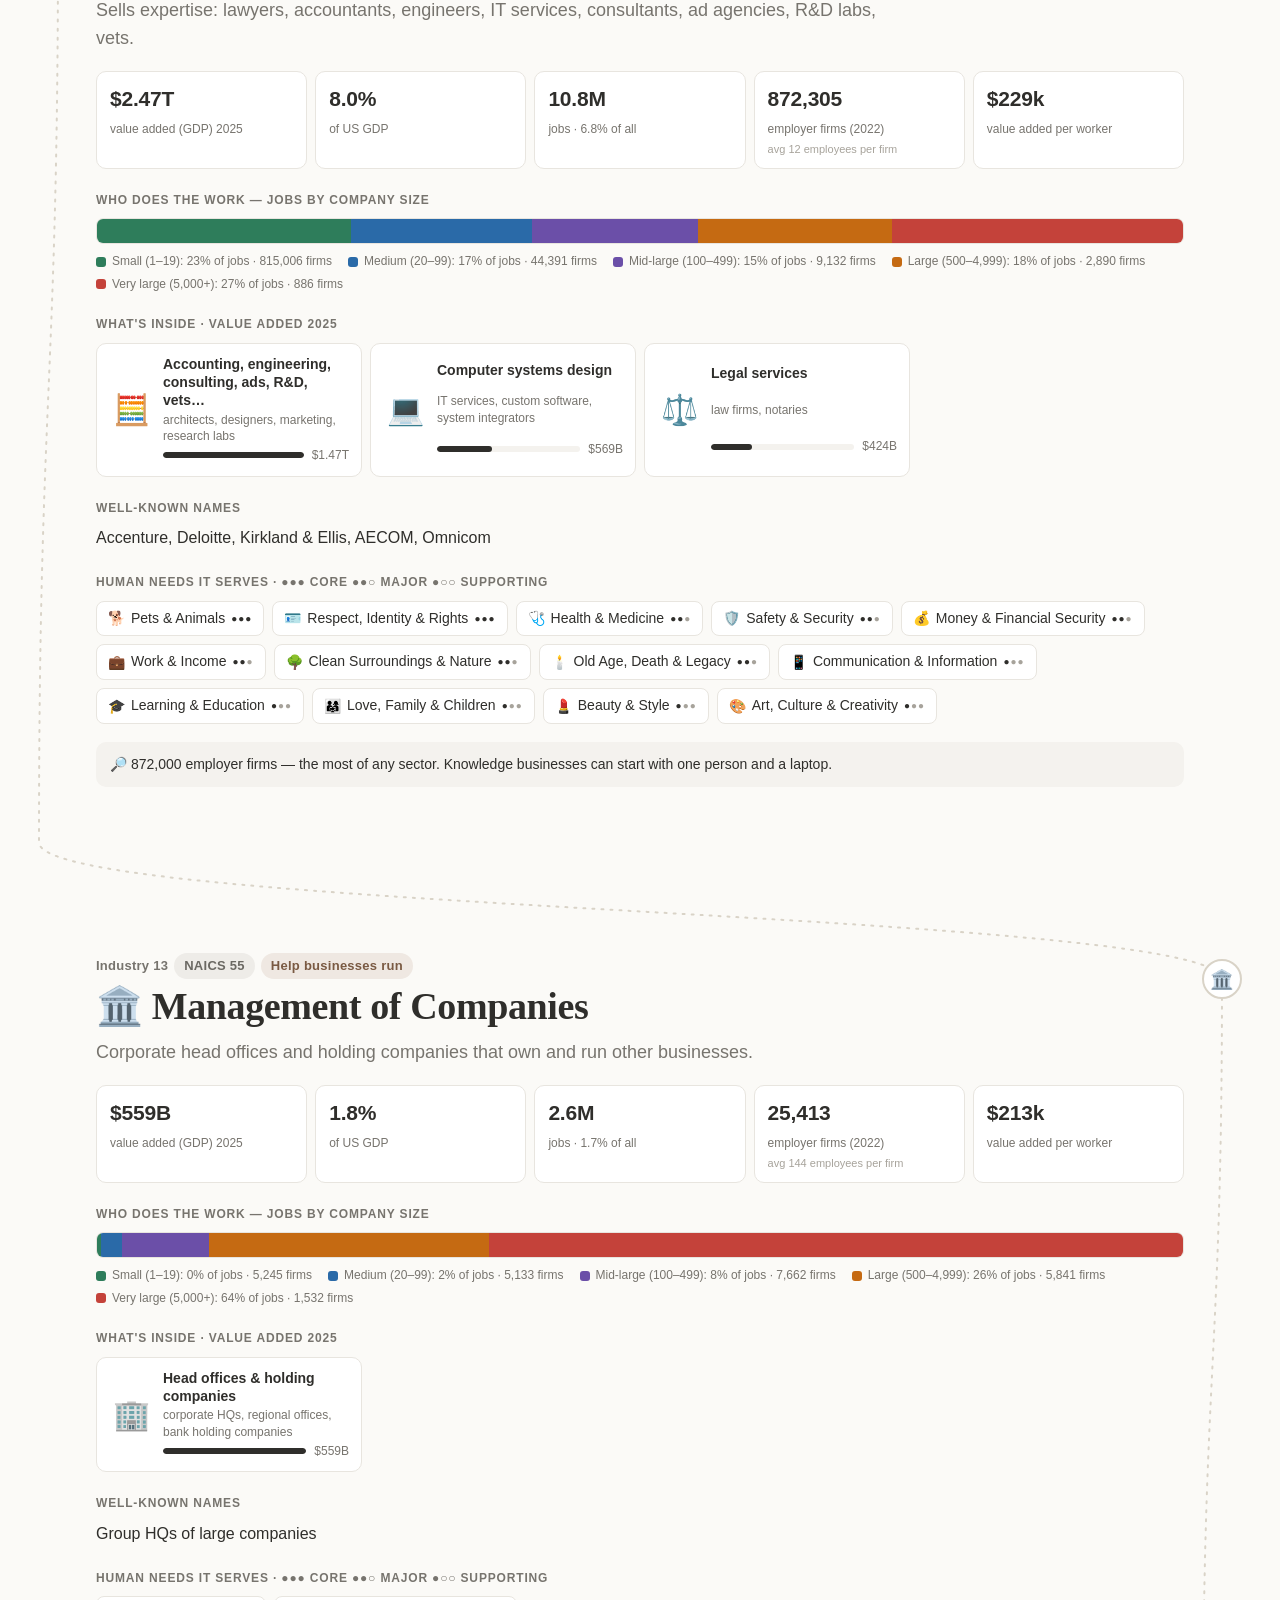
<file: industries.html>
<!doctype html>
<html lang="en">
<head>
<meta charset="utf-8">
<meta name="viewport" content="width=device-width, initial-scale=1">
<title>Industries That Serve Humans</title>
<meta name="description" content="All 20 industries of the US economy — share of GDP, jobs, number of firms by size — linked back to the human needs they serve.">
<link rel="stylesheet" href="atlas.css">
<style>
  .fly { display: grid; grid-template-columns: 1fr 190px 1fr; gap: 3px 10px; align-items: center; font-size: 13px; }
  .fly .hd { font-weight: 650; color: var(--muted); font-size: 12px; text-transform: uppercase; letter-spacing: .06em; padding-bottom: 6px; }
  .fly .lab { text-align: center; white-space: nowrap; overflow: hidden; text-overflow: ellipsis; color: var(--text); padding: 4px 0; border-radius: 6px; }
  .fly .lab:hover { background: var(--surface-2); text-decoration: none; }
  .fly .side { display: flex; align-items: center; gap: 6px; }
  .fly .side.l { flex-direction: row-reverse; }
  .fly .side .tr { flex: 1; display: flex; }
  .fly .side.l .tr { justify-content: flex-end; }
  .fly .side .b { height: 16px; border-radius: 4px; transition: width .9s cubic-bezier(.2,.7,.2,1); width: 0; min-width: 0; }
  .fly .side.l .b { background: var(--blue); }
  .fly .side.r .b { background: var(--orange); }
  .fly .side.r .b.est { background: repeating-linear-gradient(45deg, var(--orange) 0 4px, var(--orange-bg) 4px 8px); }
  .fly .side em { font-style: normal; color: var(--muted); font-variant-numeric: tabular-nums; min-width: 44px; }
  .fly .side.l em { text-align: right; }
  .sorts { display: flex; gap: 6px; flex-wrap: wrap; }

  .ladder { display: grid; grid-template-columns: 200px 120px 1fr 1fr 1fr; gap: 8px 14px; align-items: center; font-size: 14px; }
  .ladder .hd { font-size: 12px; text-transform: uppercase; letter-spacing: .06em; color: var(--muted); font-weight: 650; }
  .ladder .nm b { display: block; }
  .ladder .nm span { font-size: 12px; color: var(--muted); }
  .ladder .num { font-variant-numeric: tabular-nums; font-weight: 600; }
  .ladder .cell { display: flex; align-items: center; gap: 8px; }
  .ladder .cell .bar { flex: 1; height: 14px; }
  .ladder .cell em { font-style: normal; font-variant-numeric: tabular-nums; min-width: 48px; text-align: right; color: var(--muted); }
  .ladder .sep { grid-column: 1 / -1; border-top: 1px dashed var(--border); margin: 4px 0; }

  .flow { display: flex; flex-wrap: wrap; gap: 6px; align-items: stretch; }
  .flow .stp { flex: 1 1 150px; border: 1px solid var(--border); border-radius: 10px; padding: 10px; background: var(--surface); }
  .flow .stp b { display: block; font-size: 13px; margin-bottom: 6px; }
  .flow .stp a { display: inline-flex; gap: 4px; font-size: 13px; color: var(--text); margin: 2px 6px 2px 0; }

  .kpis { display: grid; grid-template-columns: repeat(auto-fit, minmax(150px, 1fr)); gap: 8px; margin: 4px 0 18px; }
  .kpi { background: var(--surface); border: 1px solid var(--border); border-radius: 10px; padding: 11px 13px; }
  .kpi b { display: block; font-size: 21px; letter-spacing: -.01em; font-variant-numeric: tabular-nums; }
  .kpi span { font-size: 12px; color: var(--muted); }
  .kpi small { display: block; font-size: 11px; color: var(--faint); margin-top: 2px; line-height: 1.3; }

  .sizebar { display: flex; height: 26px; border-radius: 7px; overflow: hidden; border: 1px solid var(--border); }
  .sizebar i { display: block; height: 100%; transition: flex-grow .3s; }
  .sizeleg { display: flex; flex-wrap: wrap; gap: 4px 16px; font-size: 12px; color: var(--muted); margin-top: 8px; }
  .sizeleg span { display: inline-flex; align-items: center; gap: 6px; }
  .sizeleg i { width: 10px; height: 10px; border-radius: 3px; display: inline-block; }
  .sz-s, .bar > i.sz-s { background: var(--green); } .sz-m, .bar > i.sz-m { background: var(--blue); } .sz-u, .bar > i.sz-u { background: var(--purple); }
  .sz-l, .bar > i.sz-l { background: var(--orange); } .sz-v, .bar > i.sz-v { background: var(--red); }

  .subs { display: grid; grid-template-columns: repeat(auto-fill, minmax(260px, 1fr)); gap: 8px; }
  .sub { display: grid; grid-template-columns: 44px 1fr; gap: 2px 10px; align-items: center; background: var(--surface); border: 1px solid var(--border); border-radius: 10px; padding: 11px 12px; transition: transform .15s, border-color .15s; }
  .sub:hover { transform: translateY(-2px); border-color: var(--faint); }
  .sub .emo { font-size: 30px; grid-row: span 3; text-align: center; transition: transform .25s; }
  .sub:hover .emo { transform: scale(1.15) rotate(-4deg); }
  .sub b { font-size: 14px; line-height: 1.3; }
  .sub p { margin: 0; font-size: 12px; color: var(--muted); line-height: 1.35; }
  .sub .vrow { display: flex; align-items: center; gap: 8px; font-size: 12px; font-variant-numeric: tabular-nums; color: var(--muted); }
  .sub .vrow .bar { flex: 1; height: 6px; }

  .tbl-wrap { overflow-x: auto; }
  table { border-collapse: collapse; width: 100%; font-size: 14px; }
  th, td { padding: 8px 10px; border-bottom: 1px solid var(--border); text-align: right; white-space: nowrap; font-variant-numeric: tabular-nums; }
  th:first-child, td:first-child { text-align: left; }
  th { font-size: 12px; text-transform: uppercase; letter-spacing: .05em; color: var(--muted); cursor: pointer; user-select: none; position: sticky; top: 0; background: var(--surface); }
  th:hover { color: var(--text); }
  th.sorted::after { content: " ↓"; }
  th.sorted.asc::after { content: " ↑"; }
  tbody tr:hover { background: var(--surface-2); }
  td a { color: var(--text); }

  .matrix { border-collapse: separate; border-spacing: 2px; font-size: 13px; }
  .matrix th, .matrix td { padding: 0; border: 0; position: static; background: none; }
  .matrix thead th { height: 44px; text-align: center; font-size: 19px; cursor: default; text-transform: none; letter-spacing: 0; }
  .matrix tbody th { text-align: left; padding: 0 10px 0 0; font-weight: 500; color: var(--text); font-size: 13px; text-transform: none; letter-spacing: 0; position: sticky; left: 0; background: var(--surface); z-index: 1; cursor: default; }
  .matrix td { width: 30px; height: 26px; border-radius: 5px; background: var(--surface-2); text-align: center; cursor: pointer; transition: outline .1s; }
  .matrix td.w1 { background: color-mix(in srgb, var(--text) 18%, var(--surface)); }
  .matrix td.w2 { background: color-mix(in srgb, var(--text) 45%, var(--surface)); }
  .matrix td.w3 { background: var(--text); }
  .matrix td.hl, .matrix th.hl { outline: 2px solid var(--orange); outline-offset: -1px; }
  .matrix-read { min-height: 22px; font-size: 14px; margin-top: 10px; }

  .insts { display: grid; grid-template-columns: repeat(auto-fill, minmax(220px, 1fr)); gap: 8px; }
  .inst { border: 1px solid var(--border); border-radius: 10px; padding: 12px; background: var(--surface); }
  .inst .emo { font-size: 30px; }
  .inst b { display: block; margin-top: 6px; }
  .inst .big { font-size: 18px; font-weight: 650; }
  .inst p { margin: 4px 0 0; font-size: 12px; color: var(--muted); }

  .ideas { display: grid; grid-template-columns: repeat(auto-fit, minmax(260px, 1fr)); gap: 10px; }
  .idea { border: 1px solid var(--border); border-radius: 10px; padding: 14px; background: var(--surface); }
  .idea h4 { margin: 0 0 6px; font-size: 15px; }
  .idea p { margin: 0 0 8px; font-size: 13px; color: var(--muted); }
  .sources li { margin-bottom: 6px; }

  @media (max-width: 820px) {
    .fly { grid-template-columns: 1fr 96px 1fr; font-size: 12px; }
    .fly .lab .t { display: none; }
    .ladder { grid-template-columns: 1fr 1fr; }
    .ladder .hd.opt { display: none; }
    .ladder .cell.c2, .ladder .cell.c3 { grid-column: span 1; }
    .ladder .nm { grid-column: 1 / -1; }
  }
</style>
</head>
<body>
<div class="topbar"><div class="topbar-in">
  <div class="brand"><span class="emo">🌍</span><span class="bt">Human World Atlas</span> <span class="long" style="color:var(--muted);font-weight:400">· USA as the example</span></div>
  <nav class="tabs"><a href="human-needs.html">1 · <span class="long">Human </span>needs</a><a class="on" href="industries.html">2 · Industries</a></nav>
  <button class="theme-btn" aria-label="Toggle dark mode">🌙</button>
</div><div class="progress"></div></div>

<div class="wrap">
  <header class="hero">
    <div class="eyebrow">Part 2 of 2 · The businesses built around those needs</div>
    <h1>Every industry on Earth,<br>measured in America.</h1>
    <p class="lede">The USA publishes the cleanest numbers in the world on its economy. Understand how its $30.9 trillion economy is split — by industry, by jobs, and by company size — and you understand how every economy turns human needs into businesses. Follow the thread from the earth to the government.</p>
    <div class="stats" id="heroStats"></div>
  </header>
</div>

<main class="wrap thread-host" id="host">

  <section class="chapter left" id="picture">
    <div class="node" data-wp data-emoji="📊" data-label="Overview"><span class="emo">📊</span></div>
    <div class="chapter-head">
      <div class="kicker">The economy in one picture</div>
      <h2>Where the money is made vs. where people work</h2>
      <p class="why">Left: each industry's share of GDP (value added, 2025). Right: its share of all jobs. When the left bar is longer, each worker produces a lot of value (real estate, finance, tech). When the right bar is longer, the industry is labour-heavy (restaurants, health care, retail).</p>
    </div>
    <div class="block reveal">
      <div class="block-title"><div class="sorts" id="flySort">
        <button class="btn on" data-k="gdp">Sort by GDP</button><button class="btn" data-k="jobs">Sort by jobs</button><button class="btn" data-k="vpw">Sort by value per worker</button>
      </div><span class="note">Tap a name to jump to it</span></div>
      <div class="fly" id="fly"></div>
      <p class="note" style="margin:14px 0 0">GDP: BEA value added by industry, 2025 (published Sept 30, 2026). Jobs: BLS payroll employment, 2025 average (158.4M). Agriculture is striped: farm workers aren't in payroll data, so ≈2.1M from the household survey is shown.</p>
    </div>
    <div class="node end" data-wp></div>
  </section>

  <section class="chapter right" id="sizes">
    <div class="node" data-wp data-emoji="🏢" data-label="Company sizes"><span class="emo">🏢</span></div>
    <div class="chapter-head">
      <div class="kicker">Small, medium, large, very large</div>
      <h2>6.4 million companies — and 2,262 giants</h2>
      <p class="why">Nearly 9 in 10 employer firms have fewer than 20 people. Yet the 2,262 companies with 5,000+ employees (0.04% of firms) employ over a third of all workers and take nearly half of all sales. Both worlds are huge — they're just different games.</p>
    </div>
    <div class="block reveal">
      <div class="ladder" id="ladder"></div>
      <p class="note" style="margin:16px 0 0">Source: Census Statistics of US Businesses 2022 (released April 2025) — employer firms, employment in March 2022, annual receipts. Excludes farms, government, private households and railroads. "One-person businesses" from Census Nonemployer Statistics 2022. The SBA counts 36.2M small businesses in all (incl. one-person) and says they hold 45.9% of private jobs.</p>
    </div>
    <div class="node end" data-wp></div>
  </section>

  <section class="chapter left" id="flowmap">
    <div class="node" data-wp data-emoji="🔗" data-label="The chain"><span class="emo">🔗</span></div>
    <div class="chapter-head">
      <div class="kicker">How the 20 industries connect</div>
      <h2>From the earth to your door</h2>
      <p class="why">Every product follows roughly the same chain: something is taken from the earth, powered, built or made, moved, sold — then people are served, cared for and governed. The thread below follows this order.</p>
    </div>
    <div class="block reveal"><div class="flow" id="flow"></div></div>
    <div class="node end" data-wp></div>
  </section>

  <div id="sectors"></div>

  <section class="chapter right" id="compare">
    <div class="node" data-wp data-emoji="🧮" data-label="Compare"><span class="emo">🧮</span></div>
    <div class="chapter-head">
      <div class="kicker">All industries side by side</div>
      <h2>The full comparison table</h2>
      <p class="why">Tap any column to sort. "Small-firm jobs" = share of the industry's jobs inside companies with fewer than 500 employees — high means the industry is fragmented (lots of local players); low means giants dominate.</p>
    </div>
    <div class="block reveal"><div class="tbl-wrap"><table id="tbl"></table></div>
      <p class="note" style="margin:12px 0 0">Firm counts: a company working in several industries is counted once in each, so the column adds to more than 6.4M. Real estate's value per worker is inflated by the rent homeowners "pay themselves" (BEA imputation).</p>
    </div>
    <div class="node end" data-wp></div>
  </section>

  <section class="chapter left" id="matrix">
    <div class="node" data-wp data-emoji="🕸️" data-label="Needs × industries"><span class="emo">🕸️</span></div>
    <div class="chapter-head">
      <div class="kicker">Correlate needs and industries</div>
      <h2>Which industry serves which human need</h2>
      <p class="why">Each row is a human need from Part 1, each column an industry. Darker = more central. Hover to read a cell, click to jump. Read a column to see everything an industry touches; read a row to see every business a need creates.</p>
    </div>
    <div class="block reveal"><div class="tbl-wrap"><table class="matrix" id="mx"></table></div><div class="matrix-read" id="mxRead">&nbsp;</div></div>
    <div class="node end" data-wp></div>
  </section>

  <section class="chapter right" id="institutions">
    <div class="node" data-wp data-emoji="🏛️" data-label="Institutions"><span class="emo">🏛️</span></div>
    <div class="chapter-head">
      <div class="kicker">Not everything is a company</div>
      <h2>Institutions that serve humans too</h2>
      <p class="why">Nonprofits, places of worship, schools and local governments serve needs without (mainly) chasing profit. They sit inside the industries above but are worth seeing on their own.</p>
    </div>
    <div class="insts reveal" id="insts"></div>
    <div class="node end" data-wp></div>
  </section>

  <section class="chapter left" id="ideas">
    <div class="node" data-wp data-emoji="💡" data-label="Business ideas"><span class="emo">💡</span></div>
    <div class="chapter-head">
      <div class="kicker">Putting it together</div>
      <h2>How to read this map for business ideas</h2>
      <p class="why">Four patterns fall straight out of the data. These are lenses for thinking, not recommendations.</p>
    </div>
    <div class="ideas reveal" id="ideaCards"></div>
    <div class="node end" data-wp></div>
  </section>
</main>

<div class="wrap foot" id="sources">
  <h3 style="color:var(--text)">Sources</h3>
  <ul class="sources">
    <li>GDP by industry (value added), 2025 — US Bureau of Economic Analysis, GDP by Industry tables, published Sept 30, 2026 (<a href="https://www.bea.gov/data/gdp/gdp-industry">bea.gov</a>). Raw file in <code>data-src/</code>.</li>
    <li>Jobs by industry, 2025 annual average — BLS Current Employment Statistics (<a href="https://www.bls.gov/ces/">bls.gov/ces</a>).</li>
    <li>Firms, employment &amp; receipts by company size, 2022 — Census Statistics of US Businesses (<a href="https://www.census.gov/programs-surveys/susb.html">census.gov/susb</a>). Raw file in <code>data-src/</code>.</li>
    <li>One-person businesses — Census Nonemployer Statistics 2022. Small-business totals — SBA Office of Advocacy, 2025 Small Business Profile.</li>
    <li>Household spending — BLS Consumer Expenditure Survey 2024. Farms — USDA Census of Agriculture 2022. Local governments — Census of Governments 2022.</li>
    <li>Nonprofits — IRS / Independent Sector 2025; congregation, school, hospital and college counts are rounded figures from NCES and the American Hospital Association.</li>
    <li>The need ↔ industry links are an analytical mapping made for this atlas, not an official classification.</li>
  </ul>
</div>

<script src="data.js"></script>
<script src="data-size.js"></script>
<script src="thread.js"></script>
<script>
const A = window.ATLAS, SZ = window.SUSB_SIZE;
const esc = s => String(s).replace(/[&<>"]/g, c => ({ "&": "&amp;", "<": "&lt;", ">": "&gt;", '"': "&quot;" }[c]));
const AGRI_JOBS_EST = 2100; // thousands, BLS household survey (approx.)
const vpwFmt = v => v >= 1e6 ? "$" + (v / 1e6).toFixed(2) + "M" : "$" + Math.round(v / 1000) + "k";
const BUCKETS = [["s", "1–19", "Small"], ["m", "20–99", "Medium"], ["u", "100–499", "Mid-large"], ["l", "500–4,999", "Large"], ["v", "5,000+", "Very large"]];

// derived per-industry numbers
const stageOf = {};
A.stagesOfEconomy.forEach(s => s.ids.forEach(id => stageOf[id] = s.name));
const rows = A.industries.map(i => {
  const jobs = i.jobs ?? AGRI_JOBS_EST;
  const sz = i.naics && SZ[i.naics];
  const small = sz ? (sz.s[1] + sz.m[1] + sz.u[1]) / sz.t[1] * 100 : null;
  return { ...i, jobsVal: jobs, est: i.jobs == null, gdpPct: i.va / A.GDP_2025 * 100, jobsPct: jobs / A.JOBS_2025 * 100,
    vpw: i.va * 1e6 / (jobs * 1e3), firms: sz ? sz.t[0] : null, avg: sz ? sz.t[1] / sz.t[0] : null, small, sz,
    needs: A.needs.filter(n => n.s[i.id]).map(n => [n, n.s[i.id]]).sort((a, b) => b[1] - a[1]) };
});
const byId = Object.fromEntries(rows.map(r => [r.id, r]));

// hero
const T = SZ["--"].t;
document.getElementById("heroStats").innerHTML = [
  [fmt.money(A.GDP_2025), "GDP, 2025"], [fmt.jobs(A.JOBS_2025), "payroll jobs, 2025"],
  [fmt.int(T[0]), "employer firms (2022)"], ["29.8M", "one-person businesses"], ["20", "industry sectors (NAICS)"]
].map(([b, s]) => `<div class="stat"><b>${b}</b><span>${s}</span></div>`).join("");

// butterfly chart
function drawFly(key) {
  const sorted = [...rows].sort((a, b) => key === "jobs" ? b.jobsPct - a.jobsPct : key === "vpw" ? b.vpw - a.vpw : b.gdpPct - a.gdpPct);
  const max = Math.max(...rows.map(r => Math.max(r.gdpPct, r.jobsPct)));
  const el = document.getElementById("fly");
  el.innerHTML = `<div class="hd" style="text-align:right">Share of GDP</div><div class="hd" style="text-align:center">${key === "vpw" ? "Value / worker" : "Industry"}</div><div class="hd">Share of jobs</div>` +
    sorted.map(r => `<div class="side l"><div class="tr"><div class="b" data-w="${r.gdpPct / max * 100}"></div></div><em>${fmt.pct(r.gdpPct)}</em></div>
      <a class="lab" href="#ind-${r.id}" title="${esc(r.name)}"><span class="emo">${r.emoji}</span> <span class="t">${esc(r.short)}</span>${key === "vpw" ? ` <span style="color:var(--muted)">${vpwFmt(r.vpw)}</span>` : ""}</a>
      <div class="side r"><div class="tr"><div class="b ${r.est ? "est" : ""}" data-w="${r.jobsPct / max * 100}"></div></div><em>${r.est ? "≈" : ""}${fmt.pct(r.jobsPct)}</em></div>`).join("");
  requestAnimationFrame(() => requestAnimationFrame(() => el.querySelectorAll(".b").forEach(b => b.style.width = `max(3px, ${b.dataset.w}%)`)));
}
drawFly("gdp");
document.getElementById("flySort").onclick = e => {
  const b = e.target.closest("button"); if (!b) return;
  document.querySelectorAll("#flySort .btn").forEach(x => x.classList.toggle("on", x === b));
  drawFly(b.dataset.k);
};

// firm-size ladder
(() => {
  const tot = SZ["--"].t;
  const lad = [["v", "Very large", "5,000+ employees", "🏙️"], ["l", "Large", "500–4,999", "🏢"], ["u", "Mid-large", "100–499", "🏬"], ["m", "Medium", "20–99", "🏪"], ["s", "Small", "1–19", "🛖"]];
  let h = `<div class="hd">Company size</div><div class="hd">Firms</div><div class="hd opt">Share of firms</div><div class="hd opt">Share of jobs</div><div class="hd opt">Share of sales</div>`;
  lad.forEach(([k, n, r, e]) => {
    const b = SZ["--"][k];
    const c = [b[0] / tot[0], b[1] / tot[1], b[2] / tot[2]].map(x => x * 100);
    h += `<div class="nm"><b><span class="emo">${e}</span> ${n}</b><span>${r} · ${fmt.jobs(b[1] / 1000)} workers · $${(b[2] / 1e6).toFixed(1)}T sales</span></div>
      <div class="num">${fmt.int(b[0])}</div>
      ${c.map((v, j) => `<div class="cell c${j + 1}"><div class="bar"><i class="sz-${k}" style="width:${Math.max(v, .4)}%"></i></div><em>${v < 1 ? v.toFixed(2) : v.toFixed(1)}%</em></div>`).join("")}`;
  });
  const giant = { f: 546, e: 33384317 };
  h += `<div class="sep"></div>
    <div class="nm"><b><span class="emo">🐋</span> Of which 20,000+</b><span>Walmart-, Amazon-scale companies</span></div><div class="num">546</div>
    <div class="cell"><em style="text-align:left">${(giant.f / tot[0] * 100).toFixed(3)}%</em></div>
    <div class="cell"><div class="bar"><i class="sz-v" style="width:${giant.e / tot[1] * 100}%"></i></div><em>${(giant.e / tot[1] * 100).toFixed(1)}%</em></div><div></div>
    <div class="sep"></div>
    <div class="nm"><b><span class="emo">🧑‍💻</span> One-person businesses</b><span>No employees — freelancers, gig workers, sole owners</span></div><div class="num">${fmt.int(A.NONEMPLOYERS_2022)}</div>
    <div class="cell" style="grid-column:span 3"><span class="note">4.7× as many as all employer firms combined — but most earn a side or single income.</span></div>`;
  document.getElementById("ladder").innerHTML = h;
})();

// economy flow
document.getElementById("flow").innerHTML = A.stagesOfEconomy.map((s, i) =>
  `<div class="stp"><b>${i + 1}. ${esc(s.name)}</b>${s.ids.map(id => `<a href="#ind-${id}"><span class="emo">${byId[id].emoji}</span>${esc(byId[id].short)}</a>`).join("")}</div>`).join("");

// sector chapters
const dots = n => `<span class="dots">${"<i>●</i>".repeat(n)}${"●".repeat(3 - n)}</span>`;
const order = A.stagesOfEconomy.flatMap(s => s.ids);
document.getElementById("sectors").innerHTML = order.map((id, idx) => {
  const r = byId[id];
  const maxSub = Math.max(...r.sub.map(s => s[2] || 0));
  const sz = r.sz;
  const sizeHtml = sz ? `
    <div class="sub-label">Who does the work — jobs by company size</div>
    <div class="sizebar" title="Share of this industry's jobs by company size">${BUCKETS.map(([k]) => `<i class="sz-${k}" style="flex:${sz[k][1]} 1 0"></i>`).join("")}</div>
    <div class="sizeleg">${BUCKETS.map(([k, rng, nm]) => `<span><i class="sz-${k}"></i>${nm} (${rng}): ${(sz[k][1] / sz.t[1] * 100).toFixed(0)}% of jobs · ${fmt.int(sz[k][0])} firms</span>`).join("")}</div>
    ${id === "agri" ? `<p class="note">Size data covers non-farm agriculture businesses only (forestry, fishing, farm services).</p>` : ""}` :
    `<div class="sub-label">Who does the work</div><p class="note" style="margin:0">${esc(r.firmsNote || "")} · Jobs: ${fmt.jobs(r.jobsSplit.federal)} federal, ${fmt.jobs(r.jobsSplit.state)} state, ${fmt.jobs(r.jobsSplit.local)} local.</p>`;
  return `<section class="chapter ${idx % 2 ? "left" : "right"}" id="ind-${id}">
    <div class="node" data-wp data-emoji="${r.emoji}" data-label="${esc(r.short)}"><span class="emo">${r.emoji}</span></div>
    <div class="chapter-head">
      <div class="kicker"><span>Industry ${String(idx + 1).padStart(2, "0")}</span>${r.naics ? `<span class="pill">NAICS ${r.naics}</span>` : `<span class="pill">Public sector</span>`}<span class="pill c-brown">${esc(stageOf[id])}</span></div>
      <h2><span class="emo">${r.emoji}</span> ${esc(r.name)}</h2>
      <p class="why">${esc(r.what)}</p>
    </div>
    <div class="kpis">
      <div class="kpi"><b>${fmt.money(r.va)}</b><span>value added (GDP) 2025</span></div>
      <div class="kpi"><b>${fmt.pct(r.gdpPct)}</b><span>of US GDP</span></div>
      <div class="kpi"><b>${r.est ? "≈" : ""}${fmt.jobs(r.jobsVal)}</b><span>jobs · ${r.est ? "≈" : ""}${fmt.pct(r.jobsPct)} of all</span>${r.jobsNote ? `<small>${esc(r.jobsNote)}</small>` : ""}</div>
      <div class="kpi"><b>${r.firms != null && id !== "agri" ? fmt.int(r.firms) : id === "agri" ? "1.9M" : "≈90,900"}</b><span>${id === "agri" ? "farms" : id === "government" ? "governments" : "employer firms (2022)"}</span>${r.avg && id !== "agri" ? `<small>avg ${r.avg.toFixed(0)} employees per firm</small>` : ""}</div>
      <div class="kpi"><b>${vpwFmt(r.vpw)}</b><span>value added per worker</span></div>
    </div>
    ${sizeHtml}
    <div class="sub-label">What's inside${maxSub ? " · value added 2025" : ""}</div>
    <div class="subs">${r.sub.map(([e, n, v, note]) => `<div class="sub reveal"><span class="emo">${e}</span><b>${esc(n)}</b><p>${esc(note)}</p>${v ? `<div class="vrow"><div class="bar"><i style="width:${v / maxSub * 100}%"></i></div>${fmt.money(v)}</div>` : ""}</div>`).join("")}</div>
    <div class="sub-label">Well-known names</div>
    <p style="margin:0">${esc(r.examples)}</p>
    <div class="sub-label">Human needs it serves · ●●● core ●●○ major ●○○ supporting</div>
    <div class="row">${r.needs.map(([n, w]) => `<a class="chip" href="human-needs.html#need-${n.id}"><span class="emo">${n.emoji}</span>${esc(n.title)} ${dots(w)}</a>`).join("")}</div>
    <div class="tip">🔎 ${esc(r.insight)}</div>
    <div class="node end" data-wp></div>
  </section>`;
}).join("");

// comparison table
const COLS = [
  ["Industry", r => r.short, r => `<a href="#ind-${r.id}"><span class="emo">${r.emoji}</span> ${esc(r.short)}</a>`],
  ["GDP $", r => r.va, r => fmt.money(r.va)],
  ["% GDP", r => r.gdpPct, r => fmt.pct(r.gdpPct)],
  ["Jobs", r => r.jobsVal, r => (r.est ? "≈" : "") + fmt.jobs(r.jobsVal)],
  ["% jobs", r => r.jobsPct, r => (r.est ? "≈" : "") + fmt.pct(r.jobsPct)],
  ["Employer firms", r => r.firms ?? -1, r => r.firms != null && r.id !== "agri" ? fmt.int(r.firms) : "—"],
  ["Avg firm size", r => r.avg ?? -1, r => r.avg && r.id !== "agri" ? r.avg.toFixed(0) : "—"],
  ["Small-firm jobs", r => r.small ?? -1, r => r.small != null && r.id !== "agri" ? fmt.pct(r.small, 0) : "—"],
  ["Value / worker", r => r.vpw, r => vpwFmt(r.vpw)],
  ["Needs served", r => r.needs.length, r => r.needs.length]
];
let sortCol = 1, asc = false;
function drawTable() {
  const s = [...rows].sort((a, b) => { const x = COLS[sortCol][1](a), y = COLS[sortCol][1](b); return (x > y ? 1 : x < y ? -1 : 0) * (asc ? 1 : -1); });
  document.getElementById("tbl").innerHTML = `<thead><tr>${COLS.map((c, i) => `<th data-i="${i}" class="${i === sortCol ? "sorted" + (asc ? " asc" : "") : ""}">${c[0]}</th>`).join("")}</tr></thead>
    <tbody>${s.map(r => `<tr>${COLS.map(c => `<td>${c[2](r)}</td>`).join("")}</tr>`).join("")}</tbody>`;
}
drawTable();
document.getElementById("tbl").onclick = e => {
  const th = e.target.closest("th"); if (!th) return;
  const i = +th.dataset.i; asc = i === sortCol ? !asc : i === 0; sortCol = i; drawTable();
};

// needs x industries matrix
(() => {
  const cols = order.map(id => byId[id]);
  const mx = document.getElementById("mx"), read = document.getElementById("mxRead");
  const W = ["", "supporting", "major", "core"];
  mx.innerHTML = `<thead><tr><th></th>${cols.map((c, j) => `<th data-j="${j}" title="${esc(c.name)}"><span class="emo">${c.emoji}</span></th>`).join("")}</tr></thead>
    <tbody>${A.needs.map((n, i) => `<tr><th data-i="${i}"><span class="emo">${n.emoji}</span> ${esc(n.title)}</th>${cols.map((c, j) => {
      const w = n.s[c.id] || 0; return `<td class="w${w}" data-i="${i}" data-j="${j}"></td>`; }).join("")}</tr>`).join("")}</tbody>`;
  mx.addEventListener("mouseover", e => {
    const td = e.target.closest("td"); mx.querySelectorAll(".hl").forEach(x => x.classList.remove("hl")); if (!td) return;
    const n = A.needs[td.dataset.i], c = cols[td.dataset.j], w = n.s[c.id] || 0;
    mx.querySelectorAll(`[data-j="${td.dataset.j}"], th[data-i="${td.dataset.i}"]`).forEach(x => x.classList.add("hl"));
    read.innerHTML = w ? `<b>${c.emoji} ${esc(c.short)}</b> is a <b>${W[w]}</b> industry for <b>${n.emoji} ${esc(n.title)}</b>.` : `${c.emoji} ${esc(c.short)} has no direct link to ${n.emoji} ${esc(n.title)}.`;
  });
  mx.addEventListener("click", e => { const td = e.target.closest("td"); if (td) location.hash = "ind-" + cols[td.dataset.j].id; });
})();

// institutions
document.getElementById("insts").innerHTML = A.institutions.map(([e, n, big, note]) =>
  `<div class="inst"><span class="emo">${e}</span><b>${esc(n)}</b><div class="big">${esc(big)}</div><p>${esc(note)}</p></div>`).join("");

// business-idea lenses, computed from the data
(() => {
  const pr = rows.filter(r => r.small != null && r.id !== "agri" && r.id !== "management");
  const frag = [...pr].sort((a, b) => b.small - a.small).slice(0, 4);
  const conc = [...pr].sort((a, b) => a.small - b.small).slice(0, 4);
  const labour = [...rows].sort((a, b) => a.vpw - b.vpw).slice(0, 4);
  const broad = [...rows].sort((a, b) => b.needs.length - a.needs.length).slice(0, 4);
  const list = (rs, f) => rs.map(r => `<a class="chip" href="#ind-${r.id}"><span class="emo">${r.emoji}</span>${esc(r.short)} · ${f(r)}</a>`).join(" ");
  document.getElementById("ideaCards").innerHTML = `
    <div class="idea"><h4>🧩 Fragmented industries</h4><p>Most jobs sit in small local firms. Room for tools, software, marketplaces and franchises that serve thousands of small owners.</p><div class="row">${list(frag, r => fmt.pct(r.small, 0) + " small")}</div></div>
    <div class="idea"><h4>🐋 Giant-dominated industries</h4><p>Giants hold most of the jobs. Hard to fight head-on — better to sell to them, or build on their platforms.</p><div class="row">${list(conc, r => fmt.pct(r.small, 0) + " small")}</div></div>
    <div class="idea"><h4>👐 Labour-heavy industries</h4><p>Lowest value per worker. Anything that saves labour time (automation, scheduling, training) has a direct payback.</p><div class="row">${list(labour, r => "$" + Math.round(r.vpw / 1000) + "k/worker")}</div></div>
    <div class="idea"><h4>🌐 Industries touching the most needs</h4><p>These sit under many human needs at once — horizontal businesses (payments, logistics, retail) scale across categories.</p><div class="row">${list(broad, r => r.needs.length + " needs")}</div></div>`;
})();

// thread: traveler shows the industry you're in
makeThread(document.getElementById("host"), {
  face(p, node) { return node ? { emoji: node.dataset.emoji, label: node.dataset.label } : { emoji: "🧍", label: "" }; }
});
setupTheme(); revealOnScroll(); flashHash();
</script>
</body>
</html>
</file>
<file: atlas.css>
:root {
  --bg: #fbfaf7;
  --surface: #ffffff;
  --surface-2: #f4f2ee;
  --text: #2f2e2b;
  --muted: #77746e;
  --faint: #a7a39b;
  --border: #e8e5df;
  --thread: #d9d3c7;
  --thread-on: #3a3833;
  --link: #2563a8;

  --red: #c4423a;    --red-bg: #fbe9e7;
  --orange: #c56a12; --orange-bg: #fbeedf;
  --yellow: #a67c00; --yellow-bg: #faf3d9;
  --green: #2e7d5b;  --green-bg: #e3f1ea;
  --blue: #2a6aa8;   --blue-bg: #e2edf7;
  --purple: #6b4fa8; --purple-bg: #ece6f6;
  --pink: #ad3a74;   --pink-bg: #f6e4ee;
  --brown: #7a5a43;  --brown-bg: #efe8e2;
  --gray: #6b6963;   --gray-bg: #eeece8;

  --serif: "Iowan Old Style", "Palatino Linotype", Palatino, Georgia, serif;
  --sans: ui-sans-serif, -apple-system, "Segoe UI", Roboto, "Helvetica Neue", Arial, sans-serif;
  --emoji: "Segoe UI Emoji", "Apple Color Emoji", "Noto Color Emoji", sans-serif;
  --radius: 10px;
  --gutter: 76px;
}
@media (prefers-color-scheme: dark) {
  :root:not([data-theme="light"]) {
    --bg: #191918; --surface: #222220; --surface-2: #2a2a27; --text: #e9e7e2; --muted: #a29f97; --faint: #6f6c66;
    --border: #353431; --thread: #3f3d39; --thread-on: #e9e7e2; --link: #7fb1e6;
    --red-bg: #3a2522; --orange-bg: #3a2c1c; --yellow-bg: #363019; --green-bg: #1f3329; --blue-bg: #1e2c3b;
    --purple-bg: #2c2539; --pink-bg: #38222e; --brown-bg: #322a24; --gray-bg: #2c2b29;
    --red: #ec7d74; --orange: #e9a35a; --yellow: #d9b648; --green: #6cc39b; --blue: #7fb1e6; --purple: #b39ce6; --pink: #e58bb8; --brown: #c9a588; --gray: #aaa79f;
  }
}
:root[data-theme="dark"] {
  --bg: #191918; --surface: #222220; --surface-2: #2a2a27; --text: #e9e7e2; --muted: #a29f97; --faint: #6f6c66;
  --border: #353431; --thread: #3f3d39; --thread-on: #e9e7e2; --link: #7fb1e6;
  --red-bg: #3a2522; --orange-bg: #3a2c1c; --yellow-bg: #363019; --green-bg: #1f3329; --blue-bg: #1e2c3b;
  --purple-bg: #2c2539; --pink-bg: #38222e; --brown-bg: #322a24; --gray-bg: #2c2b29;
  --red: #ec7d74; --orange: #e9a35a; --yellow: #d9b648; --green: #6cc39b; --blue: #7fb1e6; --purple: #b39ce6; --pink: #e58bb8; --brown: #c9a588; --gray: #aaa79f;
}

* { box-sizing: border-box; }
html { scroll-behavior: smooth; scroll-padding-top: 70px; }
html, body { overflow-x: clip; }
body { margin: 0; background: var(--bg); color: var(--text); font: 16px/1.55 var(--sans); -webkit-font-smoothing: antialiased; }
a { color: var(--link); text-decoration: none; }
a:hover { text-decoration: underline; }
.emo { font-family: var(--emoji); font-style: normal; line-height: 1; }

/* ---------- top bar ---------- */
.topbar { position: sticky; top: 0; z-index: 50; background: color-mix(in srgb, var(--bg) 88%, transparent); backdrop-filter: blur(8px); border-bottom: 1px solid var(--border); }
.topbar-in { max-width: 1240px; margin: 0 auto; padding: 10px 20px; display: flex; align-items: center; gap: 16px; }
.brand { font-weight: 650; letter-spacing: -.01em; white-space: nowrap; }
.brand .emo { margin-right: 6px; }
.tabs { display: flex; gap: 4px; margin-left: auto; }
.tabs a { padding: 6px 12px; border-radius: 7px; color: var(--muted); font-size: 14px; white-space: nowrap; }
.tabs a:hover { background: var(--surface-2); text-decoration: none; }
.tabs a.on { background: var(--text); color: var(--bg); }
.progress { height: 2px; background: var(--text); width: 0; transition: width .1s linear; }
.theme-btn { border: 1px solid var(--border); background: var(--surface); color: var(--muted); border-radius: 7px; padding: 5px 9px; cursor: pointer; font-size: 14px; }

/* ---------- layout ---------- */
.wrap { max-width: 1240px; margin: 0 auto; padding: 0 var(--gutter); position: relative; }
.hero { padding: 72px 0 40px; }
.eyebrow { font-size: 13px; letter-spacing: .08em; text-transform: uppercase; color: var(--muted); font-weight: 600; }
h1 { font-family: var(--serif); font-weight: 600; font-size: clamp(36px, 6vw, 64px); line-height: 1.05; letter-spacing: -.02em; margin: 14px 0 18px; }
h2 { font-family: var(--serif); font-weight: 600; font-size: clamp(26px, 3.4vw, 38px); line-height: 1.15; letter-spacing: -.01em; margin: 6px 0 10px; }
h3 { font-size: 17px; margin: 0 0 10px; }
.lede { font-size: 19px; color: var(--muted); max-width: 760px; }
.stats { display: flex; flex-wrap: wrap; gap: 10px; margin-top: 26px; }
.stat { background: var(--surface); border: 1px solid var(--border); border-radius: var(--radius); padding: 12px 16px; min-width: 150px; }
.stat b { display: block; font-size: 24px; letter-spacing: -.01em; }
.stat span { font-size: 13px; color: var(--muted); }

.block { background: var(--surface); border: 1px solid var(--border); border-radius: 14px; padding: 26px; margin: 0 0 28px; }
.block-title { display: flex; align-items: baseline; justify-content: space-between; gap: 12px; flex-wrap: wrap; margin-bottom: 14px; }
.block-title h3 { margin: 0; font-size: 19px; }
.note { font-size: 13px; color: var(--muted); }
.kicker { font-size: 13px; color: var(--muted); font-weight: 600; letter-spacing: .02em; display: flex; flex-wrap: wrap; gap: 6px; align-items: center; }

.pill { display: inline-flex; align-items: center; gap: 6px; padding: 3px 10px; border-radius: 999px; font-size: 13px; font-weight: 600; background: var(--gray-bg); color: var(--gray); white-space: nowrap; }
.c-red { background: var(--red-bg); color: var(--red); }    .c-orange { background: var(--orange-bg); color: var(--orange); }
.c-yellow { background: var(--yellow-bg); color: var(--yellow); } .c-green { background: var(--green-bg); color: var(--green); }
.c-blue { background: var(--blue-bg); color: var(--blue); }  .c-purple { background: var(--purple-bg); color: var(--purple); }
.c-pink { background: var(--pink-bg); color: var(--pink); }  .c-brown { background: var(--brown-bg); color: var(--brown); }
.c-gray { background: var(--gray-bg); color: var(--gray); }

/* ---------- the thread ---------- */
.thread-host { position: relative; }
.thread-svg { position: absolute; left: 0; top: 0; pointer-events: none; z-index: 0; overflow: visible; }
.thread-svg .base { fill: none; stroke: var(--thread); stroke-width: 2; stroke-dasharray: 2 7; stroke-linecap: round; }
.thread-svg .live { fill: none; stroke: var(--thread-on); stroke-width: 2.5; stroke-linecap: round; }
.traveler { position: absolute; z-index: 5; width: 46px; height: 46px; margin: -23px 0 0 -23px; border-radius: 50%; background: var(--surface); border: 2px solid var(--thread-on); display: grid; place-items: center; font-size: 25px; pointer-events: none; transition: transform .2s; box-shadow: 0 2px 10px rgba(0,0,0,.08); }
.traveler small { position: absolute; top: 50px; left: 50%; transform: translateX(-50%); font: 600 11px var(--sans); color: var(--muted); white-space: nowrap; background: var(--bg); padding: 1px 6px; border-radius: 5px; }

.chapter { position: relative; z-index: 1; padding: 40px 0 56px; }
.chapter + .chapter { margin-top: 70px; }
.node { position: absolute; top: 46px; width: 40px; height: 40px; margin-left: -20px; border-radius: 50%; background: var(--surface); border: 2px solid var(--thread); display: grid; place-items: center; font-size: 19px; z-index: 2; transition: border-color .3s, transform .3s; }
.node.end { top: auto; bottom: 0; width: 2px; height: 2px; border: 0; background: transparent; }
.chapter.left .node { left: calc(var(--gutter) / -2); }
.chapter.right .node { left: calc(100% + var(--gutter) / 2); }
.node.lit { border-color: var(--thread-on); transform: scale(1.08); }
.node.end.lit { transform: none; }

.chapter-head { max-width: 820px; }
.why { font-size: 18px; color: var(--muted); margin: 0 0 18px; }
.flash { animation: flash 1.6s ease; }
@keyframes flash { 0%,40% { background: var(--yellow-bg); } 100% { background: transparent; } }

/* ---------- cards ---------- */
.grid { display: grid; grid-template-columns: repeat(auto-fill, minmax(178px, 1fr)); gap: 10px; }
.card { background: var(--surface); border: 1px solid var(--border); border-radius: var(--radius); padding: 14px; transition: transform .15s, border-color .15s; cursor: default; position: relative; }
.card:hover { transform: translateY(-2px); border-color: var(--faint); }
.card .pic { font-size: 40px; display: block; margin-bottom: 8px; transition: transform .25s; }
.card:hover .pic { transform: scale(1.15) rotate(-4deg); }
.card b { display: block; font-size: 15px; line-height: 1.3; }
.card p { margin: 4px 0 0; font-size: 13px; color: var(--muted); line-height: 1.4; }
.card.hide { display: none; }
.card mark { background: var(--yellow-bg); color: inherit; border-radius: 3px; }

.row { display: flex; flex-wrap: wrap; gap: 8px; align-items: center; }
.chip { display: inline-flex; align-items: center; gap: 6px; padding: 6px 11px; border-radius: 8px; border: 1px solid var(--border); background: var(--surface); color: var(--text); font-size: 14px; white-space: nowrap; }
a.chip:hover { border-color: var(--text); text-decoration: none; }
.chip .dots { letter-spacing: 1px; color: var(--faint); font-size: 10px; }
.chip .dots i { font-style: normal; color: var(--text); }
.arrow { color: var(--faint); font-size: 14px; }
.sub-label { font-size: 12px; text-transform: uppercase; letter-spacing: .07em; color: var(--muted); font-weight: 650; margin: 22px 0 9px; }
.tip { margin-top: 18px; padding: 12px 14px; border-radius: var(--radius); background: var(--surface-2); font-size: 14px; }

.bar { height: 10px; border-radius: 6px; background: var(--surface-2); overflow: hidden; }
.bar > i { display: block; height: 100%; border-radius: 6px; background: var(--text); transform-origin: left; transform: scaleX(0); transition: transform 1s cubic-bezier(.2,.7,.2,1); }
.in .bar > i, .bar.in > i { transform: scaleX(1); }

.btn { border: 1px solid var(--border); background: var(--surface); color: var(--text); border-radius: 8px; padding: 7px 12px; font: inherit; font-size: 14px; cursor: pointer; }
.btn:hover { border-color: var(--text); }
.btn.on { background: var(--text); color: var(--bg); border-color: var(--text); }
input[type=search] { width: 100%; font: inherit; font-size: 16px; padding: 12px 14px; border-radius: 10px; border: 1px solid var(--border); background: var(--surface); color: var(--text); }
input[type=search]:focus { outline: 2px solid var(--text); outline-offset: -1px; }

.foot { padding: 40px 0 80px; color: var(--muted); font-size: 13px; }
.foot a { color: var(--muted); text-decoration: underline; }

.reveal { opacity: 0; transform: translateY(14px); transition: opacity .6s, transform .6s; }
.reveal.in { opacity: 1; transform: none; }

@media (max-width: 820px) {
  :root { --gutter: 46px; }
  .wrap { padding-left: 52px; padding-right: 16px; }
  .chapter.right .node, .chapter.left .node { left: -28px; }
  .node { width: 32px; height: 32px; font-size: 15px; margin-left: -16px; }
  .traveler { width: 36px; height: 36px; margin: -18px 0 0 -18px; font-size: 19px; }
  .traveler small { display: none; }
  .block { padding: 18px; }
  .grid { grid-template-columns: repeat(auto-fill, minmax(140px, 1fr)); }
  .card .pic { font-size: 32px; }
  .brand span.long, .brand .bt, .tabs .long { display: none; }
  .topbar-in { padding: 10px 12px; gap: 8px; }
  .tabs a { padding: 6px 9px; font-size: 13px; }
  .hero { padding-top: 40px; }
}
@media (prefers-reduced-motion: reduce) {
  html { scroll-behavior: auto; }
  .reveal { opacity: 1; transform: none; }
  .bar > i { transition: none; }
}
</file>
